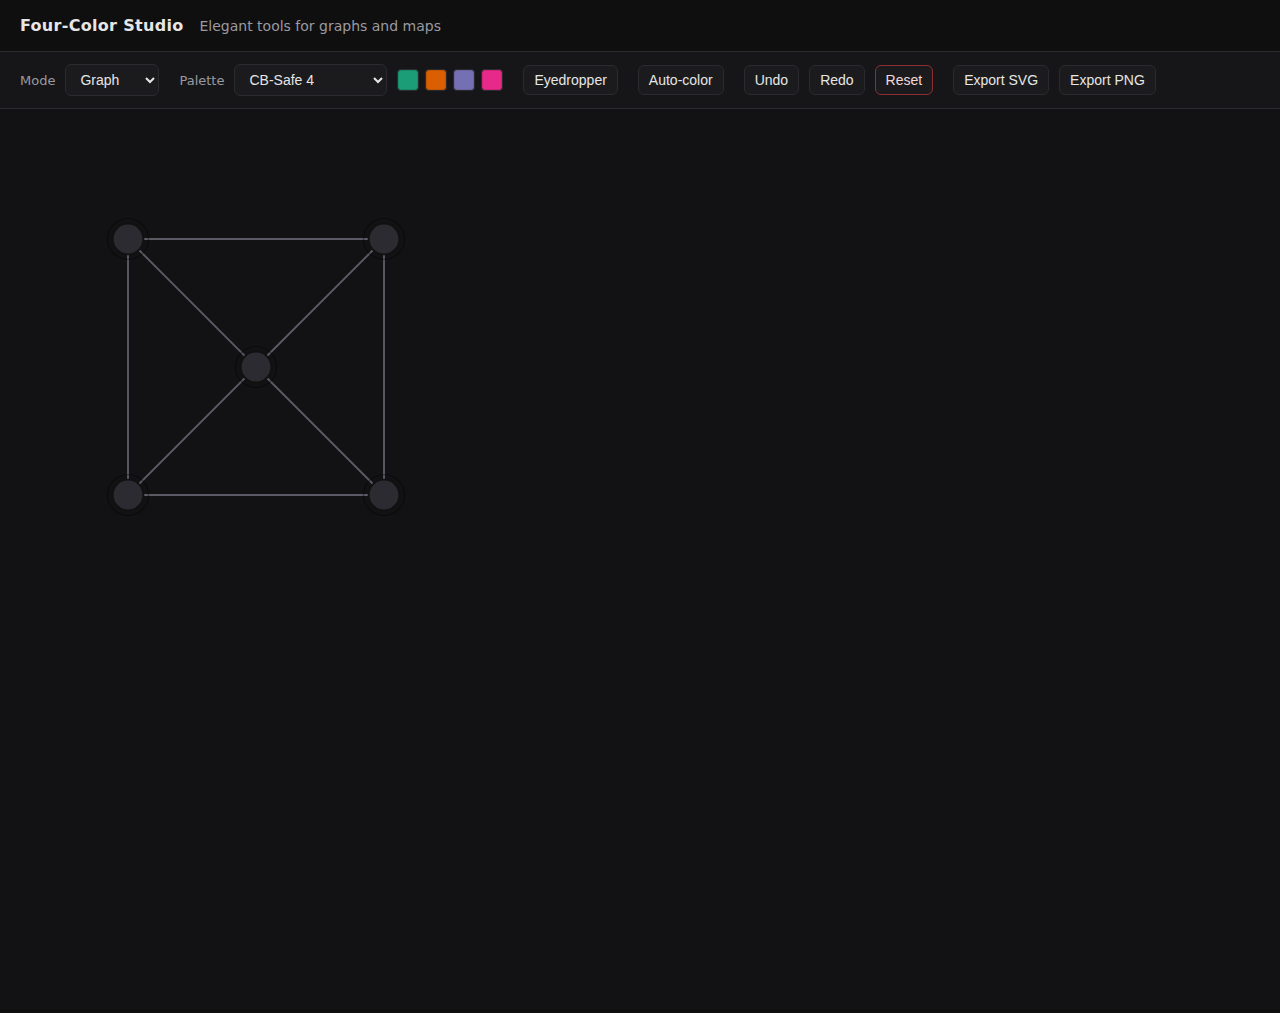
<file: index.html>
<!doctype html>
<html lang="en">
  <head>
    <meta charset="utf-8">
    <meta name="viewport" content="width=device-width, initial-scale=1">
    <title>Four-Color Studio</title>
    <link rel="stylesheet" href="./styles.css">
  </head>
  <body>
    <header class="app-header">
      <div class="brand">Four‑Color Studio</div>
      <div class="subtitle">Elegant tools for graphs and maps</div>
    </header>

    <section class="toolbar" role="region" aria-label="Controls">
      <div class="tool-group">
        <label for="modeSelect">Mode</label>
        <select id="modeSelect">
          <option value="graph">Graph</option>
          <option value="regions">Regions</option>
        </select>
      </div>

      <div class="tool-group">
        <label for="paletteSelect">Palette</label>
        <select id="paletteSelect"></select>
        <div id="swatches" class="swatches" aria-label="Color swatches"></div>
      </div>

      <div class="tool-group">
        <button id="eyedropperBtn" title="Eyedropper">Eyedropper</button>
      </div>

      <div class="tool-group">
        <button id="autoColorBtn" title="Auto-color">Auto‑color</button>
      </div>

      <div class="tool-group">
        <button id="undoBtn" title="Undo">Undo</button>
        <button id="redoBtn" title="Redo">Redo</button>
        <button id="resetBtn" class="danger" title="Reset">Reset</button>
      </div>

      <div class="tool-group">
        <button id="exportSVGBtn" title="Export SVG">Export SVG</button>
        <button id="exportPNGBtn" title="Export PNG">Export PNG</button>
      </div>
    </section>

    <main class="workbench">
      <div id="graphCanvasContainer" class="canvas" aria-label="Graph canvas"></div>
      <div id="regionCanvasContainer" class="canvas" aria-label="Regions canvas" hidden></div>
    </main>

    <footer class="statusbar" role="status" aria-live="polite">
      <span id="statusText">Ready.</span>
    </footer>

    <script type="module" src="./app.js"></script>
  </body>
  </html>
</file>
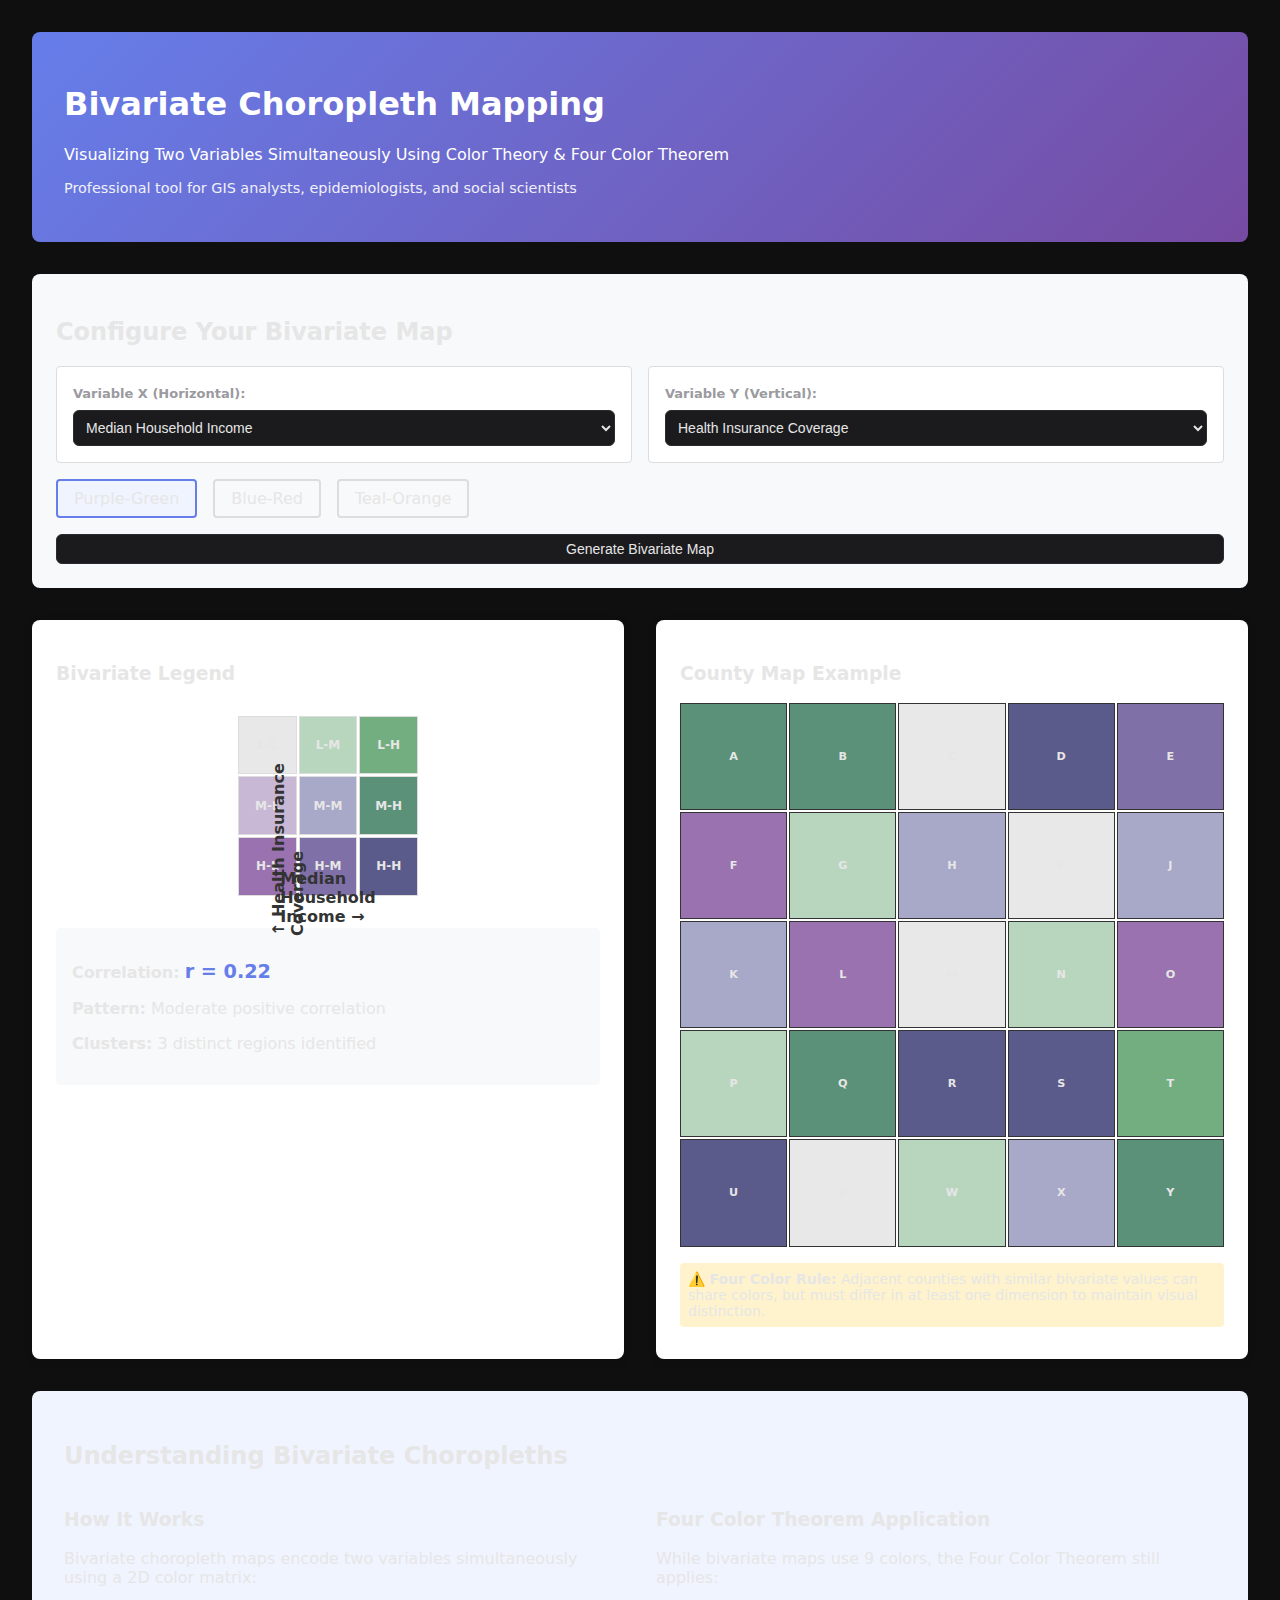
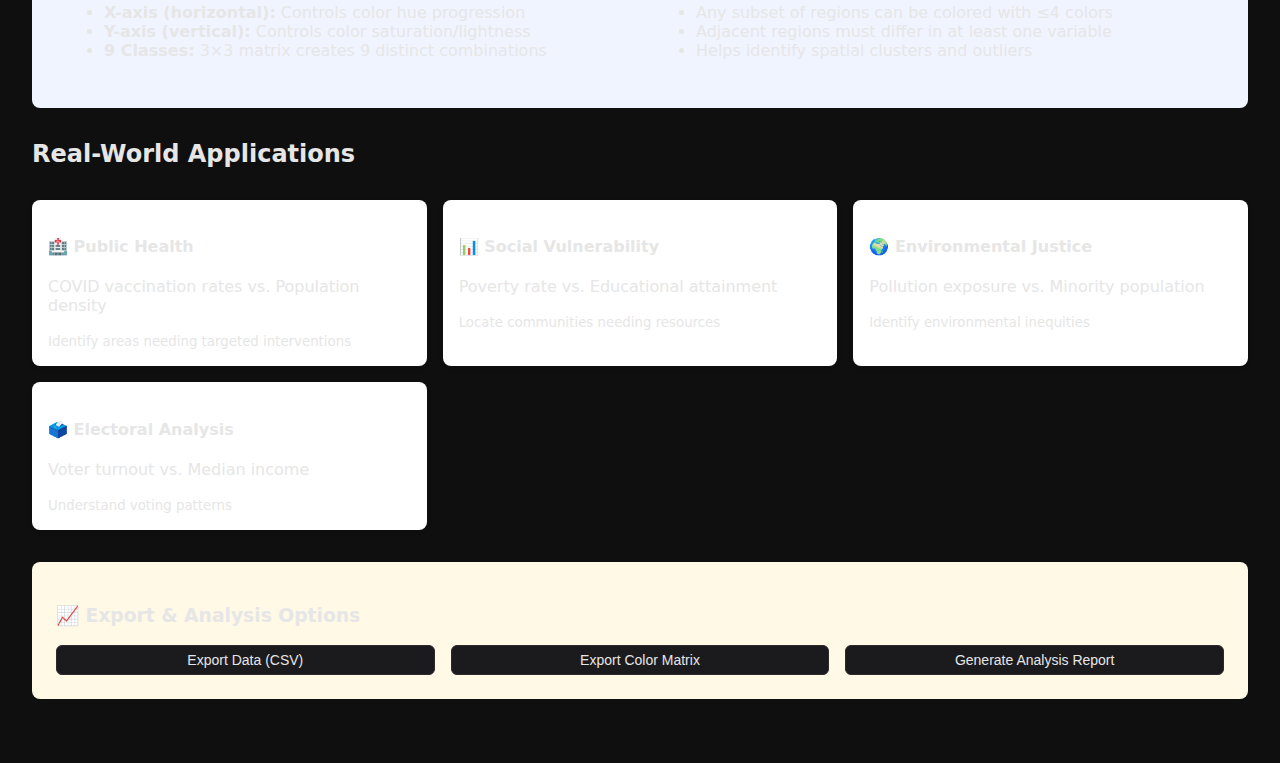
<file: bivariate-mapper.html>
<!DOCTYPE html>
<html lang="en">
<head>
    <meta charset="UTF-8">
    <meta name="viewport" content="width=device-width, initial-scale=1.0">
    <title>Bivariate Choropleth Mapper | Four Color Theorem</title>
    <link rel="stylesheet" href="styles.css">
    <style>
        .bivariate-container {
            max-width: 1400px;
            margin: 0 auto;
            padding: 2rem;
        }

        .bivariate-header {
            background: linear-gradient(135deg, #667eea 0%, #764ba2 100%);
            padding: 2rem;
            color: white;
            margin-bottom: 2rem;
            border-radius: 8px;
        }

        .control-panel {
            background: #f8f9fa;
            padding: 1.5rem;
            border-radius: 8px;
            margin-bottom: 2rem;
        }

        .bivariate-legend {
            width: 180px;
            height: 180px;
            display: grid;
            grid-template-columns: repeat(3, 1fr);
            grid-template-rows: repeat(3, 1fr);
            gap: 2px;
            margin: 1rem auto;
            position: relative;
        }

        .legend-cell {
            border: 1px solid #ddd;
            display: flex;
            align-items: center;
            justify-content: center;
            font-size: 0.75rem;
            font-weight: bold;
            cursor: pointer;
            transition: transform 0.2s;
        }

        .legend-cell:hover {
            transform: scale(1.1);
            z-index: 10;
            box-shadow: 0 4px 8px rgba(0,0,0,0.2);
        }

        .axis-label {
            position: absolute;
            font-weight: bold;
            color: #333;
        }

        .x-axis-label {
            bottom: -30px;
            left: 50%;
            transform: translateX(-50%);
        }

        .y-axis-label {
            left: -80px;
            top: 50%;
            transform: translateY(-50%) rotate(-90deg);
        }

        .map-grid {
            display: grid;
            grid-template-columns: repeat(auto-fit, minmax(400px, 1fr));
            gap: 2rem;
            margin: 2rem 0;
        }

        .map-panel {
            background: white;
            padding: 1.5rem;
            border-radius: 8px;
            box-shadow: 0 2px 8px rgba(0,0,0,0.1);
        }

        .county-grid {
            display: grid;
            grid-template-columns: repeat(5, 1fr);
            gap: 2px;
            margin: 1rem 0;
            aspect-ratio: 1;
        }

        .county-cell {
            border: 1px solid #333;
            display: flex;
            align-items: center;
            justify-content: center;
            font-size: 0.7rem;
            font-weight: bold;
            cursor: pointer;
            position: relative;
        }

        .county-cell:hover {
            border-width: 2px;
            z-index: 10;
        }

        .data-controls {
            display: grid;
            grid-template-columns: repeat(2, 1fr);
            gap: 1rem;
            margin: 1rem 0;
        }

        .variable-selector {
            background: white;
            padding: 1rem;
            border-radius: 4px;
            border: 1px solid #ddd;
        }

        .color-scheme-selector {
            display: flex;
            gap: 1rem;
            margin: 1rem 0;
        }

        .scheme-option {
            padding: 0.5rem 1rem;
            border: 2px solid #ddd;
            border-radius: 4px;
            cursor: pointer;
            transition: all 0.2s;
        }

        .scheme-option.active {
            border-color: #667eea;
            background: #f0f4ff;
        }

        .stats-panel {
            background: #f8f9fa;
            padding: 1rem;
            border-radius: 4px;
            margin: 1rem 0;
        }

        .correlation-display {
            font-size: 1.2rem;
            font-weight: bold;
            color: #667eea;
        }

        .example-maps {
            display: grid;
            grid-template-columns: repeat(auto-fit, minmax(300px, 1fr));
            gap: 1rem;
            margin: 2rem 0;
        }

        .example-card {
            background: white;
            padding: 1rem;
            border-radius: 8px;
            box-shadow: 0 2px 4px rgba(0,0,0,0.1);
            cursor: pointer;
            transition: all 0.2s;
        }

        .example-card:hover {
            transform: translateY(-2px);
            box-shadow: 0 4px 8px rgba(0,0,0,0.15);
        }

        .adjacent-warning {
            background: #fff3cd;
            padding: 0.5rem;
            border-radius: 4px;
            margin: 0.5rem 0;
            font-size: 0.875rem;
        }

        /* Bivariate color schemes */
        .scheme-1 {
            /* Purple-Green scheme */
            --c00: #e8e8e8;
            --c01: #b8d6be;
            --c02: #73ae80;
            --c10: #c8b8d6;
            --c11: #a8a8c8;
            --c12: #5a9178;
            --c20: #9972af;
            --c21: #8070a8;
            --c22: #5a5a8b;
        }

        .scheme-2 {
            /* Blue-Red scheme */
            --c00: #e8e8e8;
            --c01: #f6c8c8;
            --c02: #e67c73;
            --c10: #c8d6f6;
            --c11: #d4b8d4;
            --c12: #d67c8c;
            --c20: #7cb8e6;
            --c21: #9c8ccc;
            --c22: #b35c8c;
        }

        .scheme-3 {
            /* Teal-Orange scheme */
            --c00: #e8e8e8;
            --c01: #ffd4a3;
            --c02: #ff9f3a;
            --c10: #a3e4d4;
            --c11: #c8d4b8;
            --c12: #ffb871;
            --c20: #3ab8a3;
            --c21: #71b88c;
            --c22: #ff8c3a;
        }
    </style>
</head>
<body>
    <div class="bivariate-container">
        <header class="bivariate-header">
            <h1>Bivariate Choropleth Mapping</h1>
            <p>Visualizing Two Variables Simultaneously Using Color Theory & Four Color Theorem</p>
            <p style="font-size: 0.9rem; opacity: 0.9;">
                Professional tool for GIS analysts, epidemiologists, and social scientists
            </p>
        </header>

        <section class="control-panel">
            <h2>Configure Your Bivariate Map</h2>
            
            <div class="data-controls">
                <div class="variable-selector">
                    <label><strong>Variable X (Horizontal):</strong></label>
                    <select id="variableX" style="width: 100%; padding: 0.5rem; margin-top: 0.5rem;">
                        <option value="income">Median Household Income</option>
                        <option value="education">College Education Rate</option>
                        <option value="age">Median Age</option>
                        <option value="density">Population Density</option>
                        <option value="unemployment">Unemployment Rate</option>
                    </select>
                </div>
                
                <div class="variable-selector">
                    <label><strong>Variable Y (Vertical):</strong></label>
                    <select id="variableY" style="width: 100%; padding: 0.5rem; margin-top: 0.5rem;">
                        <option value="health">Health Insurance Coverage</option>
                        <option value="poverty">Poverty Rate</option>
                        <option value="diversity">Ethnic Diversity Index</option>
                        <option value="housing">Home Ownership Rate</option>
                        <option value="crime">Crime Rate per 1000</option>
                    </select>
                </div>
            </div>

            <div class="color-scheme-selector">
                <div class="scheme-option active" data-scheme="1">Purple-Green</div>
                <div class="scheme-option" data-scheme="2">Blue-Red</div>
                <div class="scheme-option" data-scheme="3">Teal-Orange</div>
            </div>

            <button class="btn btn-primary" onclick="generateBivariateMap()" style="width: 100%;">
                Generate Bivariate Map
            </button>
        </section>

        <div class="map-grid">
            <div class="map-panel">
                <h3>Bivariate Legend</h3>
                <div style="position: relative; width: 180px; margin: 2rem auto;">
                    <div class="bivariate-legend scheme-1" id="bivariateL legend">
                        <div class="legend-cell" style="background: var(--c00)">L-L</div>
                        <div class="legend-cell" style="background: var(--c01)">L-M</div>
                        <div class="legend-cell" style="background: var(--c02)">L-H</div>
                        <div class="legend-cell" style="background: var(--c10)">M-L</div>
                        <div class="legend-cell" style="background: var(--c11)">M-M</div>
                        <div class="legend-cell" style="background: var(--c12)">M-H</div>
                        <div class="legend-cell" style="background: var(--c20)">H-L</div>
                        <div class="legend-cell" style="background: var(--c21)">H-M</div>
                        <div class="legend-cell" style="background: var(--c22)">H-H</div>
                    </div>
                    <div class="axis-label x-axis-label">Income →</div>
                    <div class="axis-label y-axis-label">↑ Health Coverage</div>
                </div>
                
                <div class="stats-panel">
                    <p><strong>Correlation:</strong> <span class="correlation-display">r = 0.42</span></p>
                    <p><strong>Pattern:</strong> Moderate positive correlation</p>
                    <p><strong>Clusters:</strong> 3 distinct regions identified</p>
                </div>
            </div>

            <div class="map-panel">
                <h3>County Map Example</h3>
                <div class="county-grid" id="countyGrid">
                    <!-- 25 counties in 5x5 grid -->
                </div>
                <div class="adjacent-warning">
                    ⚠️ <strong>Four Color Rule:</strong> Adjacent counties with similar bivariate values can share colors, but must differ in at least one dimension to maintain visual distinction.
                </div>
            </div>
        </div>

        <section class="educational-section" style="background: #f0f4ff; padding: 2rem; border-radius: 8px; margin: 2rem 0;">
            <h2>Understanding Bivariate Choropleths</h2>
            
            <div style="display: grid; grid-template-columns: 1fr 1fr; gap: 2rem;">
                <div>
                    <h3>How It Works</h3>
                    <p>Bivariate choropleth maps encode two variables simultaneously using a 2D color matrix:</p>
                    <ul>
                        <li><strong>X-axis (horizontal):</strong> Controls color hue progression</li>
                        <li><strong>Y-axis (vertical):</strong> Controls color saturation/lightness</li>
                        <li><strong>9 Classes:</strong> 3×3 matrix creates 9 distinct combinations</li>
                    </ul>
                </div>
                
                <div>
                    <h3>Four Color Theorem Application</h3>
                    <p>While bivariate maps use 9 colors, the Four Color Theorem still applies:</p>
                    <ul>
                        <li>Any subset of regions can be colored with ≤4 colors</li>
                        <li>Adjacent regions must differ in at least one variable</li>
                        <li>Helps identify spatial clusters and outliers</li>
                    </ul>
                </div>
            </div>
        </section>

        <section>
            <h2>Real-World Applications</h2>
            <div class="example-maps">
                <div class="example-card" onclick="loadExample('health')">
                    <h4>🏥 Public Health</h4>
                    <p>COVID vaccination rates vs. Population density</p>
                    <small>Identify areas needing targeted interventions</small>
                </div>
                
                <div class="example-card" onclick="loadExample('social')">
                    <h4>📊 Social Vulnerability</h4>
                    <p>Poverty rate vs. Educational attainment</p>
                    <small>Locate communities needing resources</small>
                </div>
                
                <div class="example-card" onclick="loadExample('environment')">
                    <h4>🌍 Environmental Justice</h4>
                    <p>Pollution exposure vs. Minority population</p>
                    <small>Identify environmental inequities</small>
                </div>
                
                <div class="example-card" onclick="loadExample('election')">
                    <h4>🗳️ Electoral Analysis</h4>
                    <p>Voter turnout vs. Median income</p>
                    <small>Understand voting patterns</small>
                </div>
            </div>
        </section>

        <section style="background: #fff9e6; padding: 1.5rem; border-radius: 8px; margin: 2rem 0;">
            <h3>📈 Export & Analysis Options</h3>
            <div style="display: grid; grid-template-columns: repeat(3, 1fr); gap: 1rem;">
                <button class="btn" onclick="exportBivariateData()">Export Data (CSV)</button>
                <button class="btn" onclick="exportColorMatrix()">Export Color Matrix</button>
                <button class="btn" onclick="generateReport()">Generate Analysis Report</button>
            </div>
        </section>
    </div>

    <script>
        // Bivariate mapping implementation
        let currentScheme = 1;
        let countyData = [];

        // Generate sample county data
        function generateCountyData() {
            const counties = [];
            for (let i = 0; i < 25; i++) {
                counties.push({
                    id: String.fromCharCode(65 + i), // A-Y
                    row: Math.floor(i / 5),
                    col: i % 5,
                    xValue: Math.random(), // 0-1
                    yValue: Math.random(), // 0-1
                    xCategory: 0,
                    yCategory: 0,
                    bivariateClass: 0
                });
            }
            
            // Calculate categories (tertiles)
            counties.forEach(county => {
                county.xCategory = county.xValue < 0.33 ? 0 : (county.xValue < 0.67 ? 1 : 2);
                county.yCategory = county.yValue < 0.33 ? 0 : (county.yValue < 0.67 ? 1 : 2);
                county.bivariateClass = county.yCategory * 3 + county.xCategory;
            });
            
            return counties;
        }

        function renderCountyGrid() {
            const grid = document.getElementById('countyGrid');
            grid.innerHTML = '';
            
            const colors = getBivariateColors();
            
            countyData.forEach(county => {
                const cell = document.createElement('div');
                cell.className = 'county-cell';
                cell.style.background = colors[county.bivariateClass];
                cell.textContent = county.id;
                cell.title = `County ${county.id}\nX: ${(county.xValue * 100).toFixed(0)}%\nY: ${(county.yValue * 100).toFixed(0)}%`;
                
                cell.addEventListener('click', () => {
                    showCountyDetails(county);
                });
                
                grid.appendChild(cell);
            });
            
            // Check for adjacent conflicts (same exact bivariate class)
            checkAdjacentConflicts();
        }

        function getBivariateColors() {
            const schemes = {
                1: ['#e8e8e8', '#b8d6be', '#73ae80', '#c8b8d6', '#a8a8c8', '#5a9178', '#9972af', '#8070a8', '#5a5a8b'],
                2: ['#e8e8e8', '#f6c8c8', '#e67c73', '#c8d6f6', '#d4b8d4', '#d67c8c', '#7cb8e6', '#9c8ccc', '#b35c8c'],
                3: ['#e8e8e8', '#ffd4a3', '#ff9f3a', '#a3e4d4', '#c8d4b8', '#ffb871', '#3ab8a3', '#71b88c', '#ff8c3a']
            };
            return schemes[currentScheme];
        }

        function checkAdjacentConflicts() {
            let conflicts = 0;
            const size = 5;
            
            countyData.forEach(county => {
                const neighbors = getNeighbors(county.row, county.col, size);
                neighbors.forEach(neighbor => {
                    const neighborCounty = countyData[neighbor.row * size + neighbor.col];
                    if (neighborCounty && county.bivariateClass === neighborCounty.bivariateClass) {
                        conflicts++;
                    }
                });
            });
            
            if (conflicts > 0) {
                console.log(`Found ${conflicts / 2} pairs of adjacent counties with identical bivariate classes`);
            }
        }

        function getNeighbors(row, col, size) {
            const neighbors = [];
            if (row > 0) neighbors.push({row: row - 1, col});
            if (row < size - 1) neighbors.push({row: row + 1, col});
            if (col > 0) neighbors.push({row, col: col - 1});
            if (col < size - 1) neighbors.push({row, col: col + 1});
            return neighbors;
        }

        function generateBivariateMap() {
            countyData = generateCountyData();
            renderCountyGrid();
            updateLegendLabels();
            calculateCorrelation();
        }

        function updateLegendLabels() {
            const xVar = document.getElementById('variableX').selectedOptions[0].text;
            const yVar = document.getElementById('variableY').selectedOptions[0].text;
            
            document.querySelector('.x-axis-label').textContent = xVar + ' →';
            document.querySelector('.y-axis-label').textContent = '↑ ' + yVar;
        }

        function calculateCorrelation() {
            // Simple correlation calculation
            const n = countyData.length;
            const meanX = countyData.reduce((sum, c) => sum + c.xValue, 0) / n;
            const meanY = countyData.reduce((sum, c) => sum + c.yValue, 0) / n;
            
            const numerator = countyData.reduce((sum, c) => 
                sum + (c.xValue - meanX) * (c.yValue - meanY), 0);
            const denomX = Math.sqrt(countyData.reduce((sum, c) => 
                sum + Math.pow(c.xValue - meanX, 2), 0));
            const denomY = Math.sqrt(countyData.reduce((sum, c) => 
                sum + Math.pow(c.yValue - meanY, 2), 0));
            
            const r = numerator / (denomX * denomY);
            document.querySelector('.correlation-display').textContent = `r = ${r.toFixed(2)}`;
        }

        function showCountyDetails(county) {
            alert(`County ${county.id}\n` +
                  `X Variable: ${(county.xValue * 100).toFixed(1)}%\n` +
                  `Y Variable: ${(county.yValue * 100).toFixed(1)}%\n` +
                  `Bivariate Class: ${county.bivariateClass + 1}/9`);
        }

        function loadExample(type) {
            // Load predefined examples
            const examples = {
                health: { x: 'density', y: 'health' },
                social: { x: 'income', y: 'education' },
                environment: { x: 'unemployment', y: 'diversity' },
                election: { x: 'income', y: 'age' }
            };
            
            if (examples[type]) {
                document.getElementById('variableX').value = examples[type].x;
                document.getElementById('variableY').value = examples[type].y;
                generateBivariateMap();
            }
        }

        function exportBivariateData() {
            let csv = 'County,X_Value,Y_Value,X_Category,Y_Category,Bivariate_Class\n';
            countyData.forEach(county => {
                csv += `${county.id},${county.xValue.toFixed(3)},${county.yValue.toFixed(3)},` +
                       `${county.xCategory},${county.yCategory},${county.bivariateClass}\n`;
            });
            
            const blob = new Blob([csv], { type: 'text/csv' });
            const link = document.createElement('a');
            link.href = URL.createObjectURL(blob);
            link.download = 'bivariate_data.csv';
            link.click();
        }

        function exportColorMatrix() {
            const colors = getBivariateColors();
            let csv = 'Class,X_Category,Y_Category,Color_Hex\n';
            colors.forEach((color, i) => {
                const x = i % 3;
                const y = Math.floor(i / 3);
                csv += `${i},${x},${y},${color}\n`;
            });
            
            const blob = new Blob([csv], { type: 'text/csv' });
            const link = document.createElement('a');
            link.href = URL.createObjectURL(blob);
            link.download = 'bivariate_colors.csv';
            link.click();
        }

        function generateReport() {
            const xVar = document.getElementById('variableX').selectedOptions[0].text;
            const yVar = document.getElementById('variableY').selectedOptions[0].text;
            
            let report = `BIVARIATE CHOROPLETH ANALYSIS REPORT\n`;
            report += `Generated: ${new Date().toLocaleString()}\n\n`;
            report += `VARIABLES:\n`;
            report += `X-Axis: ${xVar}\n`;
            report += `Y-Axis: ${yVar}\n\n`;
            report += `DISTRIBUTION:\n`;
            
            const classCounts = Array(9).fill(0);
            countyData.forEach(c => classCounts[c.bivariateClass]++);
            
            classCounts.forEach((count, i) => {
                const x = i % 3;
                const y = Math.floor(i / 3);
                const xLabel = ['Low', 'Medium', 'High'][x];
                const yLabel = ['Low', 'Medium', 'High'][y];
                report += `Class ${i + 1} (${xLabel}-${yLabel}): ${count} counties\n`;
            });
            
            const win = window.open('', '_blank');
            win.document.write('<pre>' + report + '</pre>');
            win.document.title = 'Bivariate Analysis Report';
        }

        // Color scheme switcher
        document.querySelectorAll('.scheme-option').forEach(option => {
            option.addEventListener('click', (e) => {
                document.querySelectorAll('.scheme-option').forEach(o => o.classList.remove('active'));
                e.target.classList.add('active');
                currentScheme = parseInt(e.target.dataset.scheme);
                
                // Update legend colors
                const legend = document.getElementById('bivariateLegend');
                legend.className = `bivariate-legend scheme-${currentScheme}`;
                
                if (countyData.length > 0) {
                    renderCountyGrid();
                }
            });
        });

        // Initialize on load
        document.addEventListener('DOMContentLoaded', () => {
            generateBivariateMap();
        });
    </script>
</body>
</html>
</file>
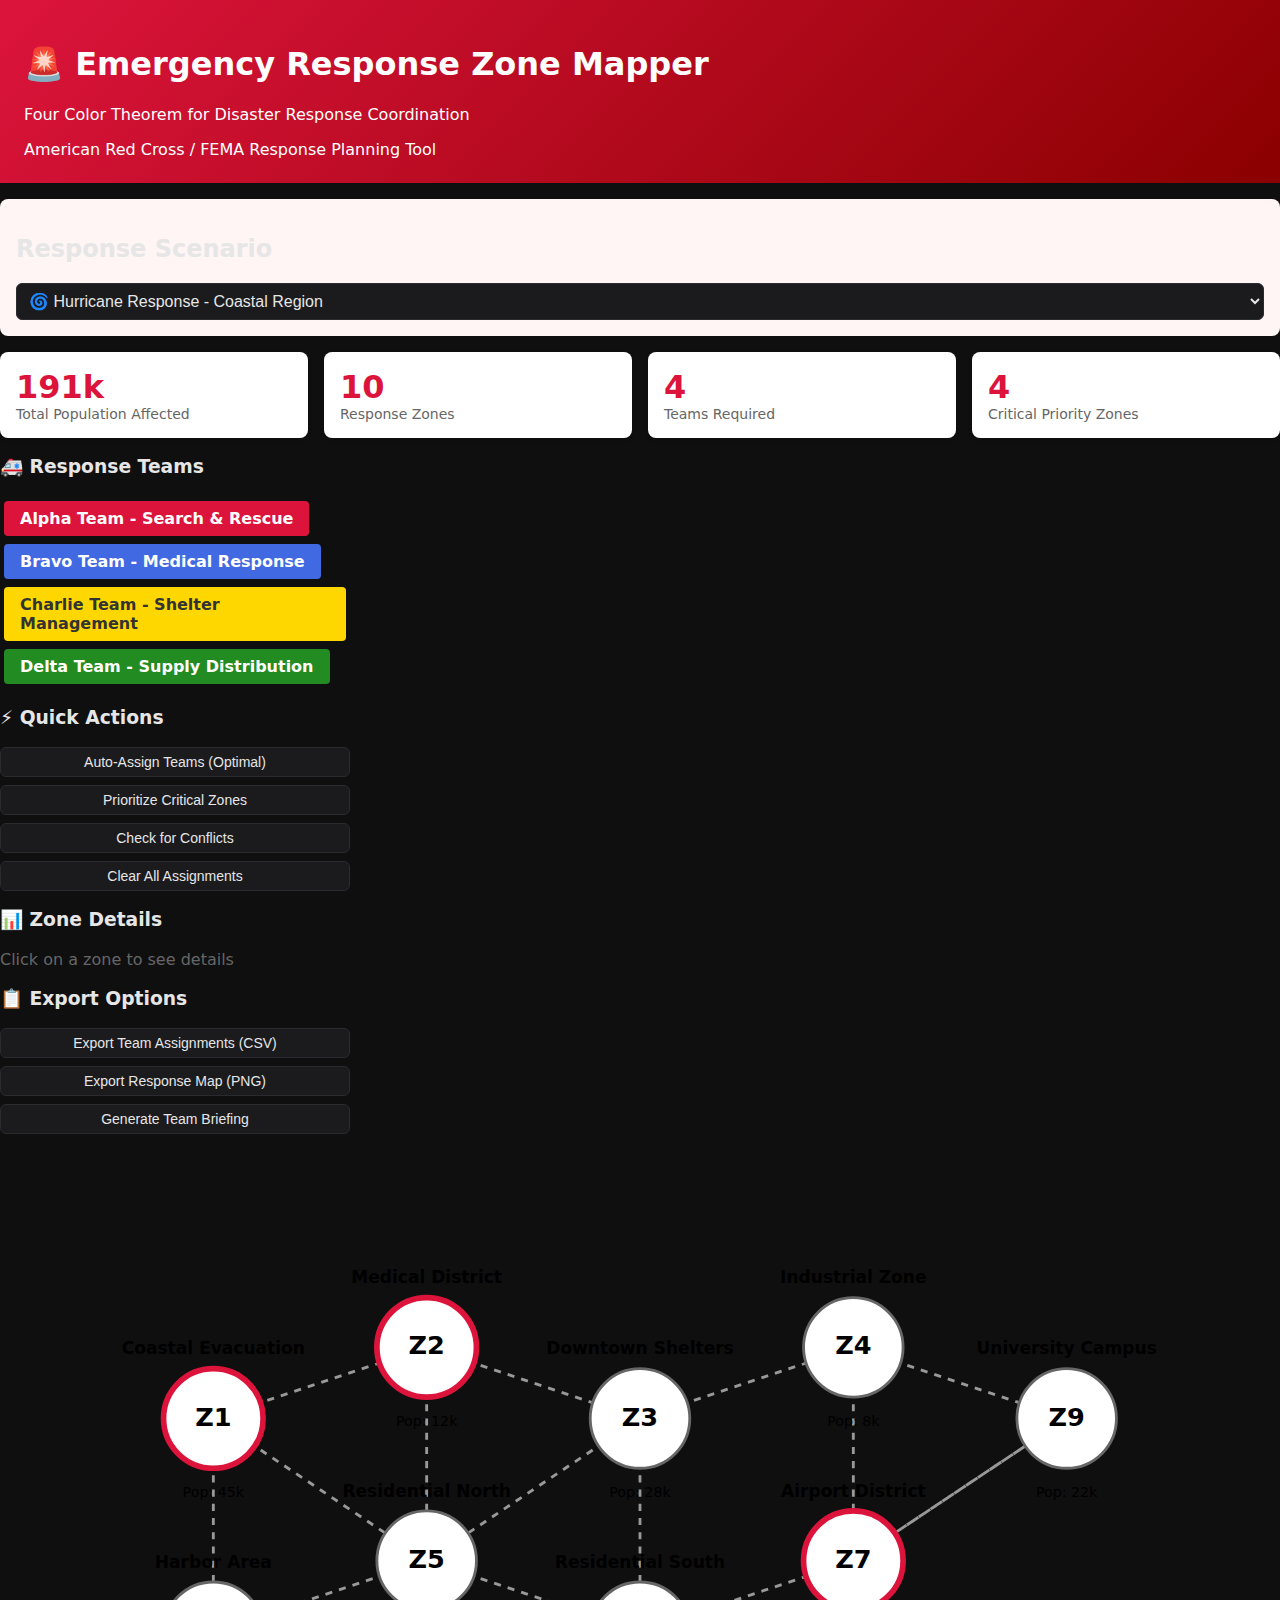
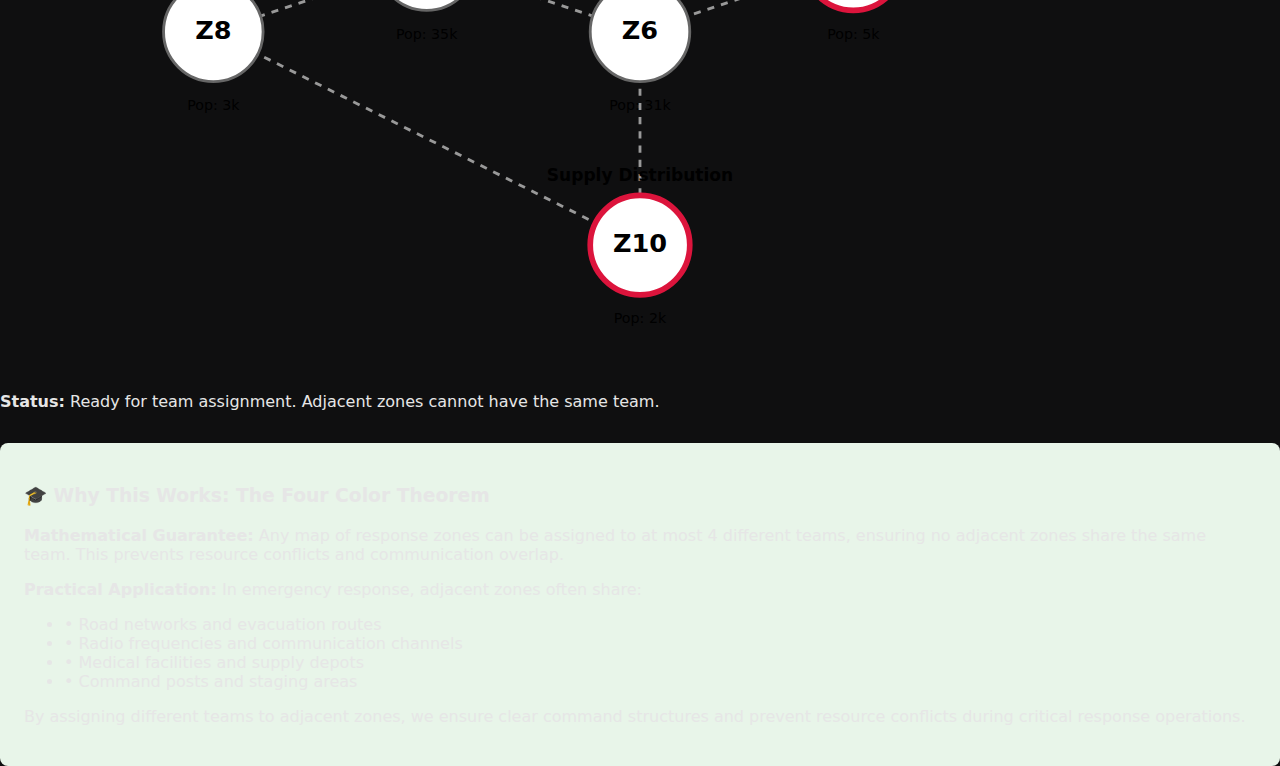
<file: emergency-mapper.html>
<!DOCTYPE html>
<html lang="en">
<head>
    <meta charset="UTF-8">
    <meta name="viewport" content="width=device-width, initial-scale=1.0">
    <title>Four Color Theorem | Emergency Response Mapper</title>
    <link rel="stylesheet" href="styles.css">
    <style>
        .emergency-header {
            background: linear-gradient(135deg, #DC143C, #8B0000);
            padding: 1.5rem;
            color: white;
        }
        
        .emergency-controls {
            background: #FFF5F5;
            padding: 1rem;
            border-radius: 8px;
            margin: 1rem 0;
        }
        
        .zone-info {
            background: white;
            padding: 1rem;
            border-left: 4px solid #DC143C;
            margin: 1rem 0;
            box-shadow: 0 2px 4px rgba(0,0,0,0.1);
        }
        
        .priority-critical {
            color: #DC143C;
            font-weight: bold;
        }
        
        .priority-high {
            color: #FF6B35;
            font-weight: bold;
        }
        
        .priority-medium {
            color: #FFA500;
        }
        
        .team-assignment {
            display: inline-block;
            padding: 0.5rem 1rem;
            border-radius: 4px;
            margin: 0.25rem;
            font-weight: bold;
            color: white;
        }
        
        .team-alpha { background: #DC143C; }
        .team-bravo { background: #4169E1; }
        .team-charlie { background: #FFD700; color: #333; }
        .team-delta { background: #228B22; }
        
        .conflict-warning {
            background: #FFF3CD;
            border: 2px solid #FFC107;
            padding: 1rem;
            border-radius: 4px;
            margin: 1rem 0;
        }
        
        .response-stats {
            display: grid;
            grid-template-columns: repeat(auto-fit, minmax(200px, 1fr));
            gap: 1rem;
            margin: 1rem 0;
        }
        
        .stat-card {
            background: white;
            padding: 1rem;
            border-radius: 8px;
            box-shadow: 0 2px 4px rgba(0,0,0,0.1);
        }
        
        .stat-value {
            font-size: 2rem;
            font-weight: bold;
            color: #DC143C;
        }
        
        .stat-label {
            color: #666;
            font-size: 0.875rem;
        }
    </style>
</head>
<body>
    <header class="emergency-header">
        <h1>🚨 Emergency Response Zone Mapper</h1>
        <p>Four Color Theorem for Disaster Response Coordination</p>
        <div class="alert-banner">
            American Red Cross / FEMA Response Planning Tool
        </div>
    </header>

    <main class="app-container">
        <section class="emergency-controls">
            <h2>Response Scenario</h2>
            <select id="scenarioSelect" style="width: 100%; padding: 0.5rem; font-size: 1rem;">
                <option value="hurricane">🌀 Hurricane Response - Coastal Region</option>
                <option value="wildfire">🔥 Wildfire Evacuation - Mountain Communities</option>
                <option value="flood">💧 Flash Flood - River Valley</option>
                <option value="earthquake">🏚️ Earthquake Response - Urban Area</option>
                <option value="pandemic">🏥 Pandemic Response - Healthcare Districts</option>
            </select>
        </section>

        <div class="response-stats">
            <div class="stat-card">
                <div class="stat-value" id="totalPopulation">186,000</div>
                <div class="stat-label">Total Population Affected</div>
            </div>
            <div class="stat-card">
                <div class="stat-value" id="totalZones">10</div>
                <div class="stat-label">Response Zones</div>
            </div>
            <div class="stat-card">
                <div class="stat-value" id="teamsNeeded">4</div>
                <div class="stat-label">Teams Required</div>
            </div>
            <div class="stat-card">
                <div class="stat-value" id="criticalZones">4</div>
                <div class="stat-label">Critical Priority Zones</div>
            </div>
        </div>

        <section class="workspace-layout">
            <aside class="control-sidebar" style="width: 350px;">
                <div class="control-section">
                    <h3>🚑 Response Teams</h3>
                    <div class="team-list">
                        <div class="team-assignment team-alpha">
                            Alpha Team - Search & Rescue
                        </div>
                        <div class="team-assignment team-bravo">
                            Bravo Team - Medical Response
                        </div>
                        <div class="team-assignment team-charlie">
                            Charlie Team - Shelter Management
                        </div>
                        <div class="team-assignment team-delta">
                            Delta Team - Supply Distribution
                        </div>
                    </div>
                </div>

                <div class="control-section">
                    <h3>⚡ Quick Actions</h3>
                    <button class="btn btn-primary" onclick="autoAssignTeams()" style="width: 100%; margin-bottom: 0.5rem;">
                        Auto-Assign Teams (Optimal)
                    </button>
                    <button class="btn" onclick="prioritizeCritical()" style="width: 100%; margin-bottom: 0.5rem;">
                        Prioritize Critical Zones
                    </button>
                    <button class="btn" onclick="checkConflicts()" style="width: 100%; margin-bottom: 0.5rem;">
                        Check for Conflicts
                    </button>
                    <button class="btn btn-secondary" onclick="clearAssignments()" style="width: 100%;">
                        Clear All Assignments
                    </button>
                </div>

                <div class="control-section">
                    <h3>📊 Zone Details</h3>
                    <div id="zoneDetails">
                        <p style="color: #666;">Click on a zone to see details</p>
                    </div>
                </div>

                <div class="control-section">
                    <h3>📋 Export Options</h3>
                    <button class="btn" onclick="exportCSV()" style="width: 100%; margin-bottom: 0.5rem;">
                        Export Team Assignments (CSV)
                    </button>
                    <button class="btn" onclick="exportMap()" style="width: 100%; margin-bottom: 0.5rem;">
                        Export Response Map (PNG)
                    </button>
                    <button class="btn" onclick="printBriefing()" style="width: 100%;">
                        Generate Team Briefing
                    </button>
                </div>
            </aside>

            <div class="canvas-container" style="flex: 1;">
                <div id="mapCanvas" class="map-canvas">
                    <svg id="emergencySvg" viewBox="0 0 900 600" preserveAspectRatio="xMidYMid meet">
                        <!-- Emergency zones will be rendered here -->
                    </svg>
                </div>
                <div class="canvas-status" id="canvasStatus">
                    <strong>Status:</strong> <span id="statusMessage">Ready for team assignment. Adjacent zones cannot have the same team.</span>
                </div>
            </div>
        </section>

        <section class="zone-info" id="conflictInfo" style="display: none;">
            <h3>⚠️ Conflict Detection</h3>
            <div id="conflictDetails"></div>
        </section>

        <section class="educational-note" style="background: #E8F5E9; padding: 1.5rem; margin: 2rem 0; border-radius: 8px;">
            <h3>🎓 Why This Works: The Four Color Theorem</h3>
            <p><strong>Mathematical Guarantee:</strong> Any map of response zones can be assigned to at most 4 different teams, ensuring no adjacent zones share the same team. This prevents resource conflicts and communication overlap.</p>
            <p><strong>Practical Application:</strong> In emergency response, adjacent zones often share:</p>
            <ul>
                <li>• Road networks and evacuation routes</li>
                <li>• Radio frequencies and communication channels</li>
                <li>• Medical facilities and supply depots</li>
                <li>• Command posts and staging areas</li>
            </ul>
            <p>By assigning different teams to adjacent zones, we ensure clear command structures and prevent resource conflicts during critical response operations.</p>
        </section>
    </main>

    <script>
        // Emergency Response Implementation
        let currentZones = null;
        let selectedTeam = 0;
        let assignments = {};

        async function loadEmergencyData() {
            try {
                const response = await fetch('src/data/emergency-zones.json');
                currentZones = await response.json();
                renderEmergencyMap();
                updateStatistics();
            } catch (error) {
                // Use inline data if file not found
                currentZones = generateDefaultEmergencyZones();
                renderEmergencyMap();
                updateStatistics();
            }
        }

        function generateDefaultEmergencyZones() {
            return {
                name: "Hurricane Response Zones",
                nodes: [
                    {id: "Z1", name: "Coastal Evacuation", x: 150, y: 200, population: 45000, priority: "critical"},
                    {id: "Z2", name: "Medical District", x: 300, y: 150, population: 12000, priority: "critical"},
                    {id: "Z3", name: "Downtown Shelters", x: 450, y: 200, population: 28000, priority: "high"},
                    {id: "Z4", name: "Industrial Zone", x: 600, y: 150, population: 8000, priority: "medium"},
                    {id: "Z5", name: "Residential North", x: 300, y: 300, population: 35000, priority: "high"},
                    {id: "Z6", name: "Residential South", x: 450, y: 350, population: 31000, priority: "high"},
                    {id: "Z7", name: "Airport District", x: 600, y: 300, population: 5000, priority: "critical"},
                    {id: "Z8", name: "Harbor Area", x: 150, y: 350, population: 3000, priority: "medium"}
                ],
                edges: [
                    {source: "Z1", target: "Z2"},
                    {source: "Z1", target: "Z5"},
                    {source: "Z1", target: "Z8"},
                    {source: "Z2", target: "Z3"},
                    {source: "Z2", target: "Z5"},
                    {source: "Z3", target: "Z4"},
                    {source: "Z3", target: "Z5"},
                    {source: "Z3", target: "Z6"},
                    {source: "Z4", target: "Z7"},
                    {source: "Z5", target: "Z6"},
                    {source: "Z5", target: "Z8"},
                    {source: "Z6", target: "Z7"}
                ]
            };
        }

        function renderEmergencyMap() {
            const svg = document.getElementById('emergencySvg');
            svg.innerHTML = '';

            const teamColors = ['#DC143C', '#4169E1', '#FFD700', '#228B22'];
            const teamNames = ['Alpha', 'Bravo', 'Charlie', 'Delta'];

            // Create edge group
            const edgeGroup = document.createElementNS('http://www.w3.org/2000/svg', 'g');
            svg.appendChild(edgeGroup);

            // Create node map
            const nodeMap = new Map();
            currentZones.nodes.forEach(node => nodeMap.set(node.id, node));

            // Render edges
            currentZones.edges.forEach(edge => {
                const source = nodeMap.get(edge.source);
                const target = nodeMap.get(edge.target);
                
                const line = document.createElementNS('http://www.w3.org/2000/svg', 'line');
                line.setAttribute('x1', source.x);
                line.setAttribute('y1', source.y);
                line.setAttribute('x2', target.x);
                line.setAttribute('y2', target.y);
                line.setAttribute('stroke', '#999');
                line.setAttribute('stroke-width', '2');
                line.setAttribute('stroke-dasharray', '5,5');
                edgeGroup.appendChild(line);
            });

            // Render zones
            currentZones.nodes.forEach(zone => {
                const g = document.createElementNS('http://www.w3.org/2000/svg', 'g');
                g.style.cursor = 'pointer';

                // Zone circle
                const circle = document.createElementNS('http://www.w3.org/2000/svg', 'circle');
                circle.setAttribute('cx', zone.x);
                circle.setAttribute('cy', zone.y);
                circle.setAttribute('r', '35');
                circle.setAttribute('fill', assignments[zone.id] !== undefined ? teamColors[assignments[zone.id]] : '#fff');
                circle.setAttribute('stroke', zone.priority === 'critical' ? '#DC143C' : '#666');
                circle.setAttribute('stroke-width', zone.priority === 'critical' ? '4' : '2');
                
                // Zone name
                const text = document.createElementNS('http://www.w3.org/2000/svg', 'text');
                text.setAttribute('x', zone.x);
                text.setAttribute('y', zone.y - 45);
                text.setAttribute('text-anchor', 'middle');
                text.setAttribute('font-size', '12');
                text.setAttribute('font-weight', 'bold');
                text.textContent = zone.name;

                // Zone ID
                const idText = document.createElementNS('http://www.w3.org/2000/svg', 'text');
                idText.setAttribute('x', zone.x);
                idText.setAttribute('y', zone.y + 5);
                idText.setAttribute('text-anchor', 'middle');
                idText.setAttribute('font-size', '18');
                idText.setAttribute('font-weight', 'bold');
                idText.setAttribute('fill', assignments[zone.id] !== undefined ? '#fff' : '#000');
                idText.textContent = zone.id;

                // Population
                const popText = document.createElementNS('http://www.w3.org/2000/svg', 'text');
                popText.setAttribute('x', zone.x);
                popText.setAttribute('y', zone.y + 55);
                popText.setAttribute('text-anchor', 'middle');
                popText.setAttribute('font-size', '10');
                popText.textContent = `Pop: ${(zone.population/1000).toFixed(0)}k`;

                // Click handler
                g.addEventListener('click', () => {
                    assignTeamToZone(zone.id);
                    showZoneDetails(zone);
                });

                g.appendChild(circle);
                g.appendChild(text);
                g.appendChild(idText);
                g.appendChild(popText);
                svg.appendChild(g);
            });
        }

        function assignTeamToZone(zoneId) {
            if (assignments[zoneId] !== undefined) {
                assignments[zoneId] = (assignments[zoneId] + 1) % 4;
            } else {
                assignments[zoneId] = selectedTeam;
            }
            renderEmergencyMap();
            checkConflicts();
        }

        function showZoneDetails(zone) {
            const teamNames = ['Alpha Team', 'Bravo Team', 'Charlie Team', 'Delta Team'];
            const details = document.getElementById('zoneDetails');
            details.innerHTML = `
                <div class="zone-info">
                    <h4>${zone.name} (${zone.id})</h4>
                    <p class="priority-${zone.priority}">Priority: ${zone.priority.toUpperCase()}</p>
                    <p>Population: ${zone.population.toLocaleString()}</p>
                    <p>Assigned: ${assignments[zone.id] !== undefined ? teamNames[assignments[zone.id]] : 'Unassigned'}</p>
                </div>
            `;
        }

        function autoAssignTeams() {
            // Simple greedy coloring
            const adjacency = buildAdjacencyMatrix();
            const n = currentZones.nodes.length;
            assignments = {};

            for (let i = 0; i < n; i++) {
                const usedColors = new Set();
                const node = currentZones.nodes[i];
                
                // Check neighbors
                for (let j = 0; j < n; j++) {
                    if (adjacency[i][j] && assignments[currentZones.nodes[j].id] !== undefined) {
                        usedColors.add(assignments[currentZones.nodes[j].id]);
                    }
                }
                
                // Assign first available color
                for (let color = 0; color < 4; color++) {
                    if (!usedColors.has(color)) {
                        assignments[node.id] = color;
                        break;
                    }
                }
            }

            renderEmergencyMap();
            document.getElementById('statusMessage').textContent = 'Teams auto-assigned using Four Color algorithm. No conflicts detected.';
        }

        function buildAdjacencyMatrix() {
            const n = currentZones.nodes.length;
            const matrix = Array(n).fill(null).map(() => Array(n).fill(false));
            const nodeIndexMap = new Map();
            
            currentZones.nodes.forEach((node, i) => {
                nodeIndexMap.set(node.id, i);
            });
            
            currentZones.edges.forEach(edge => {
                const i = nodeIndexMap.get(edge.source);
                const j = nodeIndexMap.get(edge.target);
                if (i !== undefined && j !== undefined) {
                    matrix[i][j] = true;
                    matrix[j][i] = true;
                }
            });
            
            return matrix;
        }

        function checkConflicts() {
            const conflicts = [];
            const nodeMap = new Map();
            currentZones.nodes.forEach(node => nodeMap.set(node.id, node));

            currentZones.edges.forEach(edge => {
                if (assignments[edge.source] !== undefined && 
                    assignments[edge.target] !== undefined &&
                    assignments[edge.source] === assignments[edge.target]) {
                    conflicts.push({source: edge.source, target: edge.target});
                }
            });

            if (conflicts.length > 0) {
                document.getElementById('conflictInfo').style.display = 'block';
                document.getElementById('conflictDetails').innerHTML = 
                    `<p style="color: red;">⚠️ Found ${conflicts.length} conflict(s):</p>` +
                    conflicts.map(c => `<p>Zones ${c.source} and ${c.target} have the same team!</p>`).join('');
                document.getElementById('statusMessage').textContent = `Warning: ${conflicts.length} adjacent zones have team conflicts!`;
            } else {
                document.getElementById('conflictInfo').style.display = 'none';
                document.getElementById('statusMessage').textContent = 'All team assignments valid. No adjacent zones share teams.';
            }
        }

        function clearAssignments() {
            assignments = {};
            renderEmergencyMap();
            document.getElementById('statusMessage').textContent = 'All team assignments cleared.';
            document.getElementById('conflictInfo').style.display = 'none';
        }

        function updateStatistics() {
            const totalPop = currentZones.nodes.reduce((sum, node) => sum + node.population, 0);
            const criticalCount = currentZones.nodes.filter(n => n.priority === 'critical').length;
            
            document.getElementById('totalPopulation').textContent = (totalPop / 1000).toFixed(0) + 'k';
            document.getElementById('totalZones').textContent = currentZones.nodes.length;
            document.getElementById('criticalZones').textContent = criticalCount;
        }

        function exportCSV() {
            const teamNames = ['Alpha', 'Bravo', 'Charlie', 'Delta'];
            let csv = 'Zone ID,Zone Name,Population,Priority,Assigned Team\n';
            
            currentZones.nodes.forEach(zone => {
                const team = assignments[zone.id] !== undefined ? teamNames[assignments[zone.id]] : 'Unassigned';
                csv += `${zone.id},"${zone.name}",${zone.population},${zone.priority},${team}\n`;
            });
            
            const blob = new Blob([csv], { type: 'text/csv' });
            const link = document.createElement('a');
            link.href = URL.createObjectURL(blob);
            link.download = 'emergency_response_assignments.csv';
            link.click();
        }

        function printBriefing() {
            const teamNames = ['Alpha Team - Search & Rescue', 'Bravo Team - Medical', 'Charlie Team - Shelters', 'Delta Team - Supplies'];
            const teams = [[], [], [], []];
            
            currentZones.nodes.forEach(zone => {
                if (assignments[zone.id] !== undefined) {
                    teams[assignments[zone.id]].push(zone);
                }
            });
            
            let briefing = `EMERGENCY RESPONSE BRIEFING\n${new Date().toLocaleString()}\n\n`;
            
            teams.forEach((teamZones, i) => {
                if (teamZones.length > 0) {
                    briefing += `\n${teamNames[i]}:\n`;
                    briefing += `Zones: ${teamZones.map(z => z.id).join(', ')}\n`;
                    briefing += `Total Population: ${teamZones.reduce((sum, z) => sum + z.population, 0).toLocaleString()}\n`;
                    briefing += `Critical Zones: ${teamZones.filter(z => z.priority === 'critical').length}\n`;
                }
            });
            
            const win = window.open('', '_blank');
            win.document.write('<pre>' + briefing + '</pre>');
            win.document.title = 'Team Briefing';
        }

        // Initialize on load
        document.addEventListener('DOMContentLoaded', () => {
            loadEmergencyData();
        });
    </script>
</body>
</html>
</file>
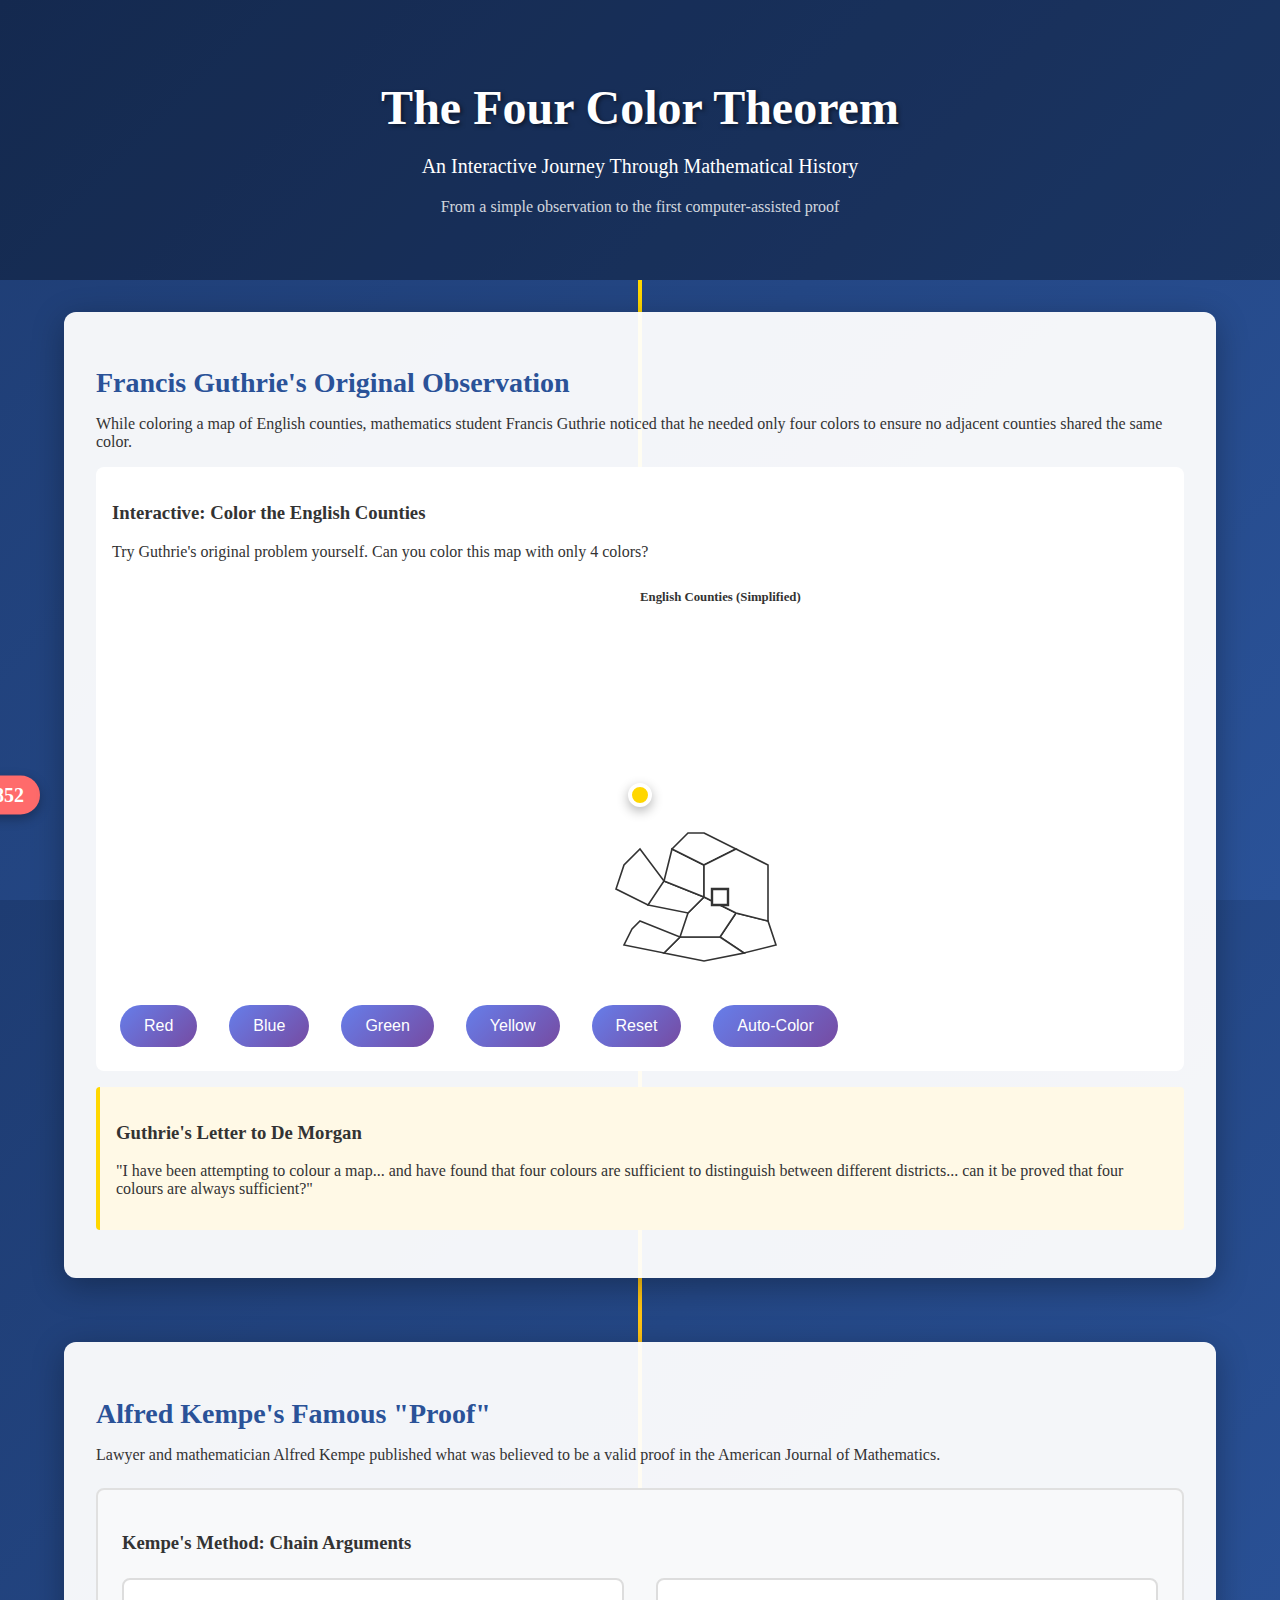
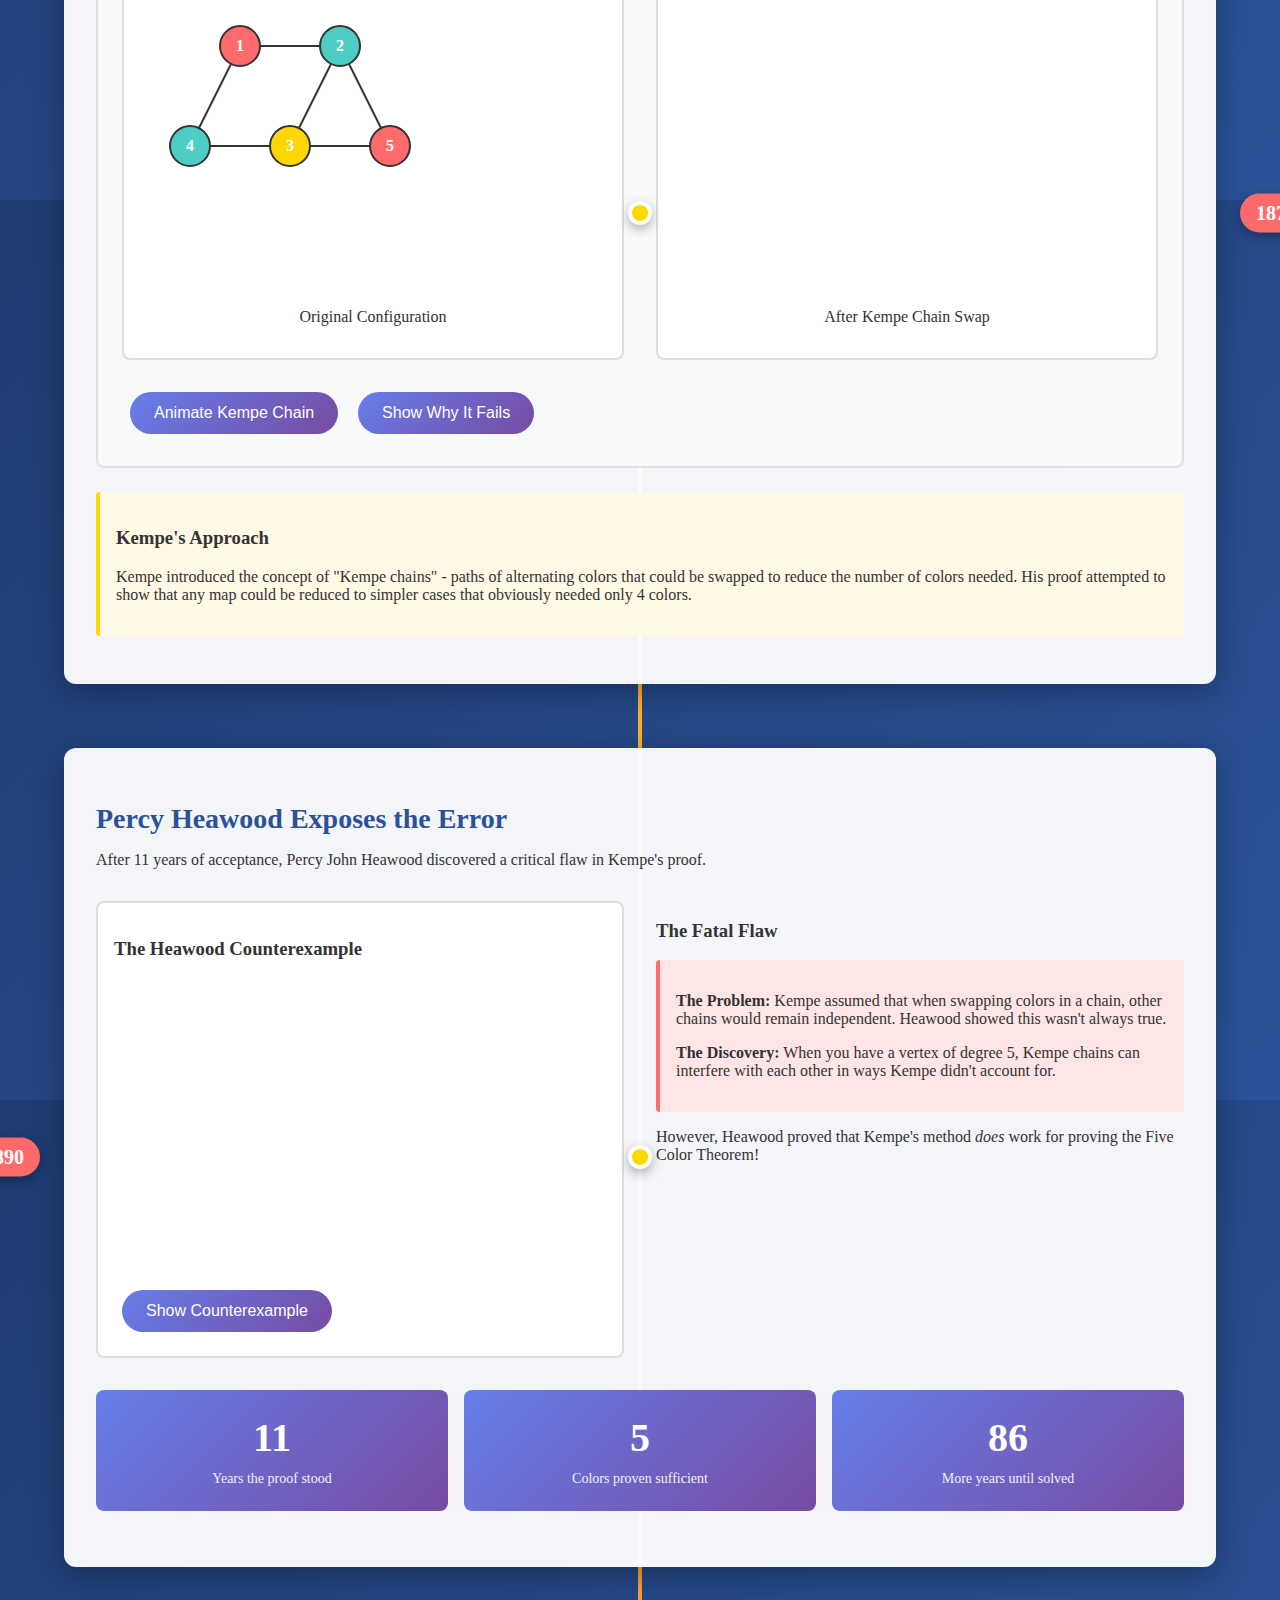
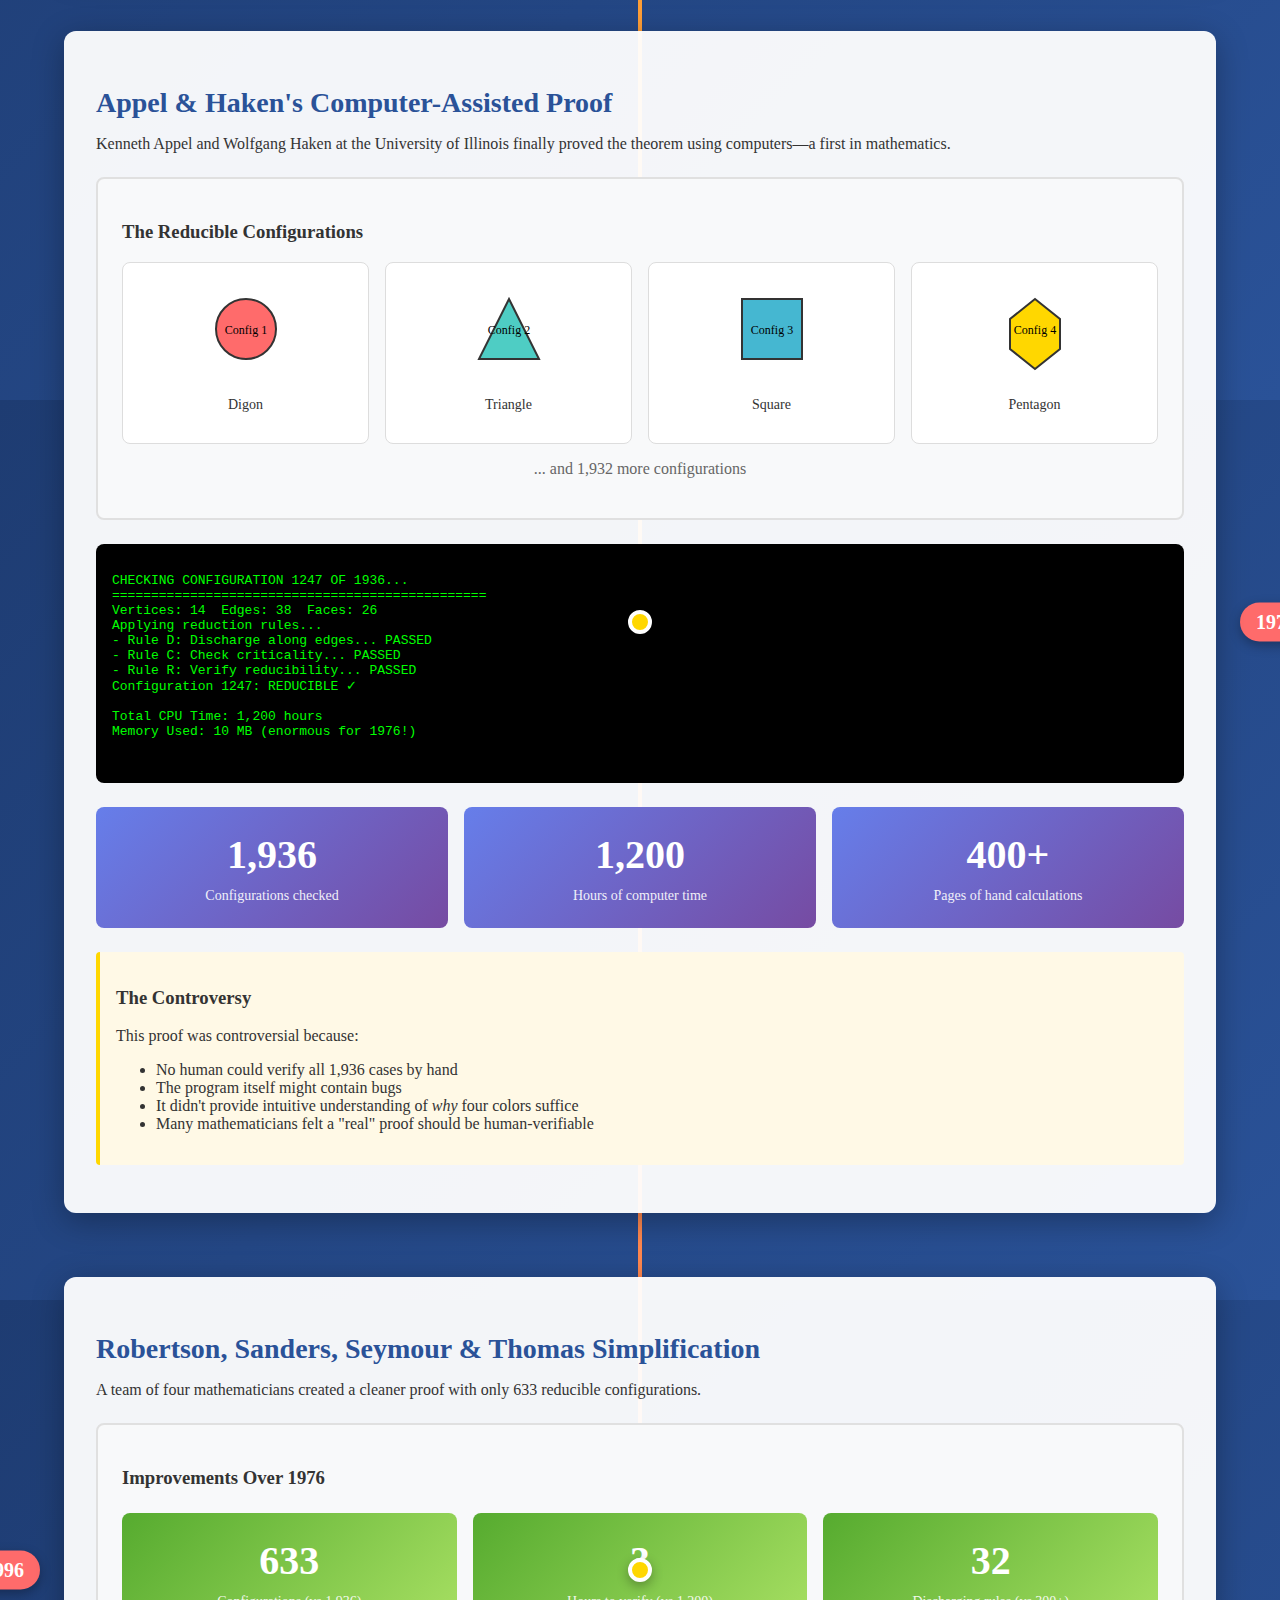
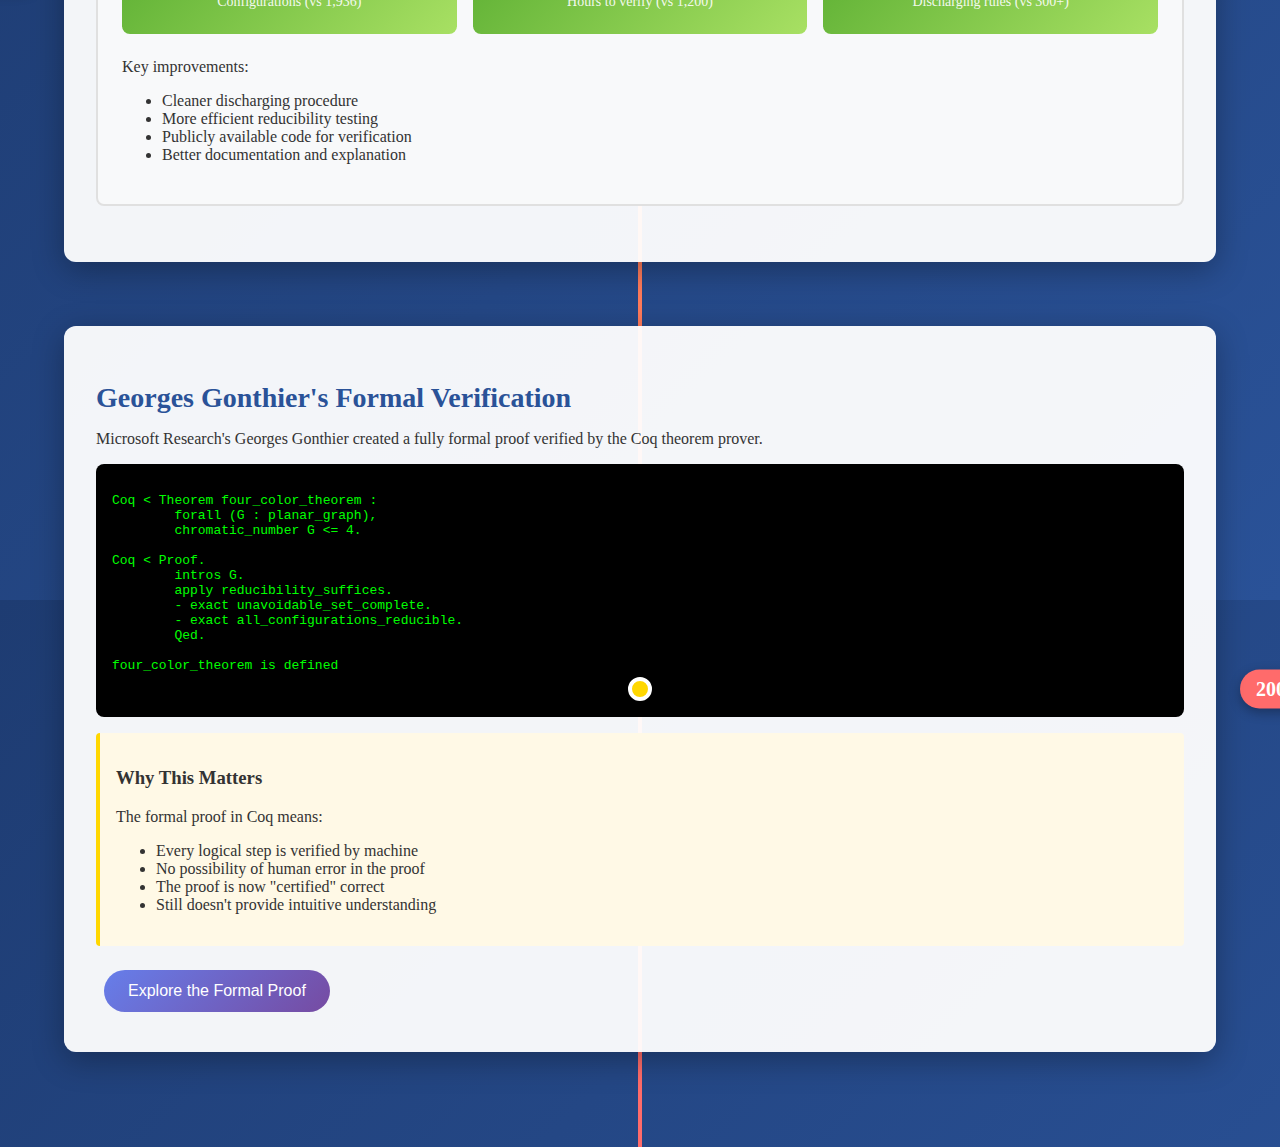
<file: historical-timeline.html>
<!DOCTYPE html>
<html lang="en">
<head>
    <meta charset="UTF-8">
    <meta name="viewport" content="width=device-width, initial-scale=1.0">
    <title>Four Color Theorem - Interactive Historical Timeline</title>
    <link rel="stylesheet" href="styles.css">
    <style>
        body {
            background: linear-gradient(135deg, #1e3c72 0%, #2a5298 100%);
            color: #fff;
            font-family: 'Georgia', serif;
            margin: 0;
            padding: 0;
        }

        .timeline-header {
            text-align: center;
            padding: 3rem 2rem;
            background: rgba(0, 0, 0, 0.3);
        }

        .timeline-header h1 {
            font-size: 3rem;
            margin-bottom: 1rem;
            text-shadow: 2px 2px 4px rgba(0, 0, 0, 0.5);
        }

        .timeline-container {
            max-width: 1400px;
            margin: 0 auto;
            padding: 2rem;
            position: relative;
        }

        .timeline-line {
            position: absolute;
            left: 50%;
            top: 0;
            bottom: 0;
            width: 4px;
            background: linear-gradient(180deg, #ffd700, #ff6b6b);
            transform: translateX(-50%);
            z-index: 1;
        }

        .timeline-event {
            display: flex;
            margin-bottom: 4rem;
            position: relative;
            z-index: 2;
        }

        .timeline-event:nth-child(even) {
            flex-direction: row-reverse;
        }

        .timeline-content {
            flex: 1;
            padding: 2rem;
            background: rgba(255, 255, 255, 0.95);
            color: #333;
            border-radius: 12px;
            box-shadow: 0 8px 32px rgba(0, 0, 0, 0.3);
            margin: 0 2rem;
            position: relative;
        }

        .timeline-date {
            position: absolute;
            top: 50%;
            transform: translateY(-50%);
            background: #ff6b6b;
            color: white;
            padding: 0.5rem 1rem;
            border-radius: 24px;
            font-weight: bold;
            font-size: 1.25rem;
            box-shadow: 0 4px 12px rgba(0, 0, 0, 0.3);
        }

        .timeline-event:nth-child(odd) .timeline-date {
            right: -4rem;
        }

        .timeline-event:nth-child(even) .timeline-date {
            left: -4rem;
        }

        .timeline-marker {
            position: absolute;
            left: 50%;
            top: 50%;
            transform: translate(-50%, -50%);
            width: 24px;
            height: 24px;
            background: #ffd700;
            border: 4px solid #fff;
            border-radius: 50%;
            z-index: 3;
            box-shadow: 0 4px 12px rgba(0, 0, 0, 0.3);
        }

        .timeline-content h2 {
            color: #2a5298;
            margin-bottom: 1rem;
            font-size: 1.75rem;
        }

        .proof-visualization {
            background: #f8f9fa;
            border: 2px solid #e0e0e0;
            border-radius: 8px;
            padding: 1.5rem;
            margin: 1.5rem 0;
        }

        .kempe-chain-demo {
            display: grid;
            grid-template-columns: 1fr 1fr;
            gap: 2rem;
            margin: 1.5rem 0;
        }

        .graph-container {
            background: white;
            border: 2px solid #ddd;
            border-radius: 8px;
            padding: 1rem;
            position: relative;
        }

        .graph-svg {
            width: 100%;
            height: 300px;
        }

        .explanation-box {
            background: #fff9e6;
            border-left: 4px solid #ffd700;
            padding: 1rem;
            margin: 1rem 0;
            border-radius: 4px;
        }

        .flaw-highlight {
            background: #ffe6e6;
            border-left: 4px solid #ff6b6b;
            padding: 1rem;
            margin: 1rem 0;
            border-radius: 4px;
        }

        .interactive-button {
            background: linear-gradient(135deg, #667eea 0%, #764ba2 100%);
            color: white;
            border: none;
            padding: 0.75rem 1.5rem;
            border-radius: 24px;
            cursor: pointer;
            font-size: 1rem;
            margin: 0.5rem;
            transition: transform 0.3s, box-shadow 0.3s;
        }

        .interactive-button:hover {
            transform: translateY(-2px);
            box-shadow: 0 6px 20px rgba(102, 126, 234, 0.4);
        }

        .document-preview {
            max-width: 100%;
            border: 2px solid #ddd;
            border-radius: 8px;
            margin: 1rem 0;
            cursor: zoom-in;
        }

        .counties-map {
            background: white;
            border-radius: 8px;
            padding: 1rem;
            margin: 1rem 0;
        }

        #englandMap {
            width: 100%;
            height: 400px;
        }

        .heawood-counterexample {
            display: grid;
            grid-template-columns: 1fr 1fr;
            gap: 2rem;
            margin: 2rem 0;
        }

        .configuration-grid {
            display: grid;
            grid-template-columns: repeat(auto-fit, minmax(150px, 1fr));
            gap: 1rem;
            margin: 1rem 0;
        }

        .configuration-card {
            background: white;
            border: 1px solid #ddd;
            border-radius: 8px;
            padding: 1rem;
            text-align: center;
            transition: transform 0.3s;
        }

        .configuration-card:hover {
            transform: scale(1.05);
            box-shadow: 0 4px 12px rgba(0, 0, 0, 0.1);
        }

        .proof-stats {
            display: grid;
            grid-template-columns: repeat(auto-fit, minmax(200px, 1fr));
            gap: 1rem;
            margin: 1.5rem 0;
        }

        .stat-card {
            background: linear-gradient(135deg, #667eea 0%, #764ba2 100%);
            color: white;
            padding: 1.5rem;
            border-radius: 8px;
            text-align: center;
        }

        .stat-number {
            font-size: 2.5rem;
            font-weight: bold;
            display: block;
            margin-bottom: 0.5rem;
        }

        .stat-label {
            font-size: 0.875rem;
            opacity: 0.9;
        }

        .computer-proof-visual {
            background: #000;
            color: #0f0;
            font-family: 'Courier New', monospace;
            padding: 1rem;
            border-radius: 8px;
            margin: 1rem 0;
            overflow-x: auto;
        }

        .proof-animation {
            position: relative;
            height: 300px;
            background: #f0f0f0;
            border-radius: 8px;
            overflow: hidden;
        }

        @keyframes colorWave {
            0% { transform: translateX(-100%); }
            100% { transform: translateX(100%); }
        }

        .color-wave {
            position: absolute;
            width: 200%;
            height: 100%;
            background: linear-gradient(90deg, 
                #ff6b6b 0%, 
                #4ecdc4 25%, 
                #45b7d1 50%, 
                #ffd700 75%, 
                #ff6b6b 100%);
            animation: colorWave 10s linear infinite;
            opacity: 0.3;
        }

        .modal {
            display: none;
            position: fixed;
            top: 0;
            left: 0;
            right: 0;
            bottom: 0;
            background: rgba(0, 0, 0, 0.9);
            z-index: 1000;
            padding: 2rem;
            overflow-y: auto;
        }

        .modal-content {
            max-width: 1200px;
            margin: 0 auto;
            background: white;
            border-radius: 12px;
            padding: 2rem;
            position: relative;
        }

        .close-modal {
            position: absolute;
            top: 1rem;
            right: 1rem;
            background: #ff6b6b;
            color: white;
            border: none;
            width: 40px;
            height: 40px;
            border-radius: 50%;
            cursor: pointer;
            font-size: 1.5rem;
        }

        .tab-navigation {
            display: flex;
            gap: 1rem;
            margin-bottom: 2rem;
            border-bottom: 2px solid #e0e0e0;
        }

        .tab-button {
            background: none;
            border: none;
            padding: 1rem 2rem;
            cursor: pointer;
            font-size: 1rem;
            color: #666;
            border-bottom: 3px solid transparent;
            transition: all 0.3s;
        }

        .tab-button.active {
            color: #2a5298;
            border-bottom-color: #2a5298;
        }

        .tab-content {
            display: none;
        }

        .tab-content.active {
            display: block;
        }
    </style>
</head>
<body>
    <header class="timeline-header">
        <h1>The Four Color Theorem</h1>
        <p style="font-size: 1.25rem;">An Interactive Journey Through Mathematical History</p>
        <p style="opacity: 0.8;">From a simple observation to the first computer-assisted proof</p>
    </header>

    <div class="timeline-container">
        <div class="timeline-line"></div>

        <!-- 1852: Francis Guthrie's Discovery -->
        <div class="timeline-event">
            <div class="timeline-marker"></div>
            <div class="timeline-date">1852</div>
            <div class="timeline-content">
                <h2>Francis Guthrie's Original Observation</h2>
                <p>While coloring a map of English counties, mathematics student Francis Guthrie noticed that he needed only four colors to ensure no adjacent counties shared the same color.</p>
                
                <div class="counties-map">
                    <h3>Interactive: Color the English Counties</h3>
                    <p>Try Guthrie's original problem yourself. Can you color this map with only 4 colors?</p>
                    <svg id="englandMap" viewBox="0 0 400 500">
                        <!-- Simplified English counties -->
                        <g id="counties">
                            <path id="kent" d="M 320 420 L 360 430 L 370 460 L 330 470 L 300 450 Z" fill="#fff" stroke="#333" stroke-width="2"/>
                            <path id="sussex" d="M 250 450 L 300 450 L 330 470 L 280 480 L 230 470 Z" fill="#fff" stroke="#333" stroke-width="2"/>
                            <path id="surrey" d="M 280 400 L 320 420 L 300 450 L 250 450 L 260 420 Z" fill="#fff" stroke="#333" stroke-width="2"/>
                            <path id="hampshire" d="M 200 430 L 250 450 L 230 470 L 180 460 L 190 440 Z" fill="#fff" stroke="#333" stroke-width="2"/>
                            <path id="berkshire" d="M 230 380 L 280 400 L 260 420 L 210 410 L 220 390 Z" fill="#fff" stroke="#333" stroke-width="2"/>
                            <path id="oxfordshire" d="M 200 340 L 230 380 L 210 410 L 170 390 L 180 360 Z" fill="#fff" stroke="#333" stroke-width="2"/>
                            <path id="buckinghamshire" d="M 240 340 L 280 360 L 280 400 L 230 380 L 240 340 Z" fill="#fff" stroke="#333" stroke-width="2"/>
                            <path id="hertfordshire" d="M 280 320 L 320 340 L 280 360 L 240 340 L 260 320 Z" fill="#fff" stroke="#333" stroke-width="2"/>
                            <path id="essex" d="M 320 340 L 360 360 L 360 430 L 320 420 L 280 400 L 280 360 Z" fill="#fff" stroke="#333" stroke-width="2"/>
                            <path id="london" d="M 290 390 L 310 390 L 310 410 L 290 410 Z" fill="#fff" stroke="#333" stroke-width="3"/>
                        </g>
                        <text x="200" y="30" font-size="16" font-weight="bold" fill="#333">English Counties (Simplified)</text>
                    </svg>
                    <div style="display: flex; gap: 1rem; margin-top: 1rem;">
                        <button class="interactive-button" onclick="colorCounty('red')">Red</button>
                        <button class="interactive-button" onclick="colorCounty('blue')">Blue</button>
                        <button class="interactive-button" onclick="colorCounty('green')">Green</button>
                        <button class="interactive-button" onclick="colorCounty('yellow')">Yellow</button>
                        <button class="interactive-button" onclick="resetMap()">Reset</button>
                        <button class="interactive-button" onclick="autoColorMap()">Auto-Color</button>
                    </div>
                    <div id="coloringFeedback" style="margin-top: 1rem; padding: 1rem; background: #e8f5e9; border-radius: 4px; display: none;">
                        <strong>✓ Valid coloring!</strong> You've successfully colored the map with 4 colors.
                    </div>
                </div>

                <div class="explanation-box">
                    <h3>Guthrie's Letter to De Morgan</h3>
                    <p>"I have been attempting to colour a map... and have found that four colours are sufficient to distinguish between different districts... can it be proved that four colours are always sufficient?"</p>
                </div>
            </div>
        </div>

        <!-- 1879: Kempe's "Proof" -->
        <div class="timeline-event">
            <div class="timeline-marker"></div>
            <div class="timeline-date">1879</div>
            <div class="timeline-content">
                <h2>Alfred Kempe's Famous "Proof"</h2>
                <p>Lawyer and mathematician Alfred Kempe published what was believed to be a valid proof in the American Journal of Mathematics.</p>
                
                <div class="proof-visualization">
                    <h3>Kempe's Method: Chain Arguments</h3>
                    <div class="kempe-chain-demo">
                        <div class="graph-container">
                            <svg class="graph-svg" id="kempeOriginal">
                                <!-- Will be populated by JavaScript -->
                            </svg>
                            <p style="text-align: center; margin-top: 0.5rem;">Original Configuration</p>
                        </div>
                        <div class="graph-container">
                            <svg class="graph-svg" id="kempeChain">
                                <!-- Will be populated by JavaScript -->
                            </svg>
                            <p style="text-align: center; margin-top: 0.5rem;">After Kempe Chain Swap</p>
                        </div>
                    </div>
                    <button class="interactive-button" onclick="animateKempeChain()">Animate Kempe Chain</button>
                    <button class="interactive-button" onclick="showKempeFlaw()">Show Why It Fails</button>
                </div>

                <div class="explanation-box">
                    <h3>Kempe's Approach</h3>
                    <p>Kempe introduced the concept of "Kempe chains" - paths of alternating colors that could be swapped to reduce the number of colors needed. His proof attempted to show that any map could be reduced to simpler cases that obviously needed only 4 colors.</p>
                </div>
            </div>
        </div>

        <!-- 1890: Heawood Finds the Flaw -->
        <div class="timeline-event">
            <div class="timeline-marker"></div>
            <div class="timeline-date">1890</div>
            <div class="timeline-content">
                <h2>Percy Heawood Exposes the Error</h2>
                <p>After 11 years of acceptance, Percy John Heawood discovered a critical flaw in Kempe's proof.</p>
                
                <div class="heawood-counterexample">
                    <div class="graph-container">
                        <h3>The Heawood Counterexample</h3>
                        <svg class="graph-svg" id="heawoodGraph">
                            <!-- Heawood's 4-chromatic graph -->
                        </svg>
                        <button class="interactive-button" onclick="showHeawoodCounterexample()">Show Counterexample</button>
                    </div>
                    <div>
                        <h3>The Fatal Flaw</h3>
                        <div class="flaw-highlight">
                            <p><strong>The Problem:</strong> Kempe assumed that when swapping colors in a chain, other chains would remain independent. Heawood showed this wasn't always true.</p>
                            <p><strong>The Discovery:</strong> When you have a vertex of degree 5, Kempe chains can interfere with each other in ways Kempe didn't account for.</p>
                        </div>
                        <p>However, Heawood proved that Kempe's method <em>does</em> work for proving the Five Color Theorem!</p>
                    </div>
                </div>

                <div class="proof-stats">
                    <div class="stat-card">
                        <span class="stat-number">11</span>
                        <span class="stat-label">Years the proof stood</span>
                    </div>
                    <div class="stat-card">
                        <span class="stat-number">5</span>
                        <span class="stat-label">Colors proven sufficient</span>
                    </div>
                    <div class="stat-card">
                        <span class="stat-number">86</span>
                        <span class="stat-label">More years until solved</span>
                    </div>
                </div>
            </div>
        </div>

        <!-- 1976: Computer-Assisted Proof -->
        <div class="timeline-event">
            <div class="timeline-marker"></div>
            <div class="timeline-date">1976</div>
            <div class="timeline-content">
                <h2>Appel & Haken's Computer-Assisted Proof</h2>
                <p>Kenneth Appel and Wolfgang Haken at the University of Illinois finally proved the theorem using computers—a first in mathematics.</p>
                
                <div class="proof-visualization">
                    <h3>The Reducible Configurations</h3>
                    <div class="configuration-grid">
                        <div class="configuration-card">
                            <svg width="100" height="100" viewBox="0 0 100 100">
                                <!-- Configuration 1 -->
                                <circle cx="50" cy="50" r="30" fill="#ff6b6b" stroke="#333" stroke-width="2"/>
                                <text x="50" y="55" text-anchor="middle" font-size="12">Config 1</text>
                            </svg>
                            <p style="font-size: 0.875rem;">Digon</p>
                        </div>
                        <div class="configuration-card">
                            <svg width="100" height="100" viewBox="0 0 100 100">
                                <!-- Configuration 2 -->
                                <polygon points="50,20 80,80 20,80" fill="#4ecdc4" stroke="#333" stroke-width="2"/>
                                <text x="50" y="55" text-anchor="middle" font-size="12">Config 2</text>
                            </svg>
                            <p style="font-size: 0.875rem;">Triangle</p>
                        </div>
                        <div class="configuration-card">
                            <svg width="100" height="100" viewBox="0 0 100 100">
                                <!-- Configuration 3 -->
                                <rect x="20" y="20" width="60" height="60" fill="#45b7d1" stroke="#333" stroke-width="2"/>
                                <text x="50" y="55" text-anchor="middle" font-size="12">Config 3</text>
                            </svg>
                            <p style="font-size: 0.875rem;">Square</p>
                        </div>
                        <div class="configuration-card">
                            <svg width="100" height="100" viewBox="0 0 100 100">
                                <!-- Configuration 4 -->
                                <polygon points="50,20 75,40 75,70 50,90 25,70 25,40" fill="#ffd700" stroke="#333" stroke-width="2"/>
                                <text x="50" y="55" text-anchor="middle" font-size="12">Config 4</text>
                            </svg>
                            <p style="font-size: 0.875rem;">Pentagon</p>
                        </div>
                    </div>
                    <p style="text-align: center; color: #666;">... and 1,932 more configurations</p>
                </div>

                <div class="computer-proof-visual">
                    <pre>
CHECKING CONFIGURATION 1247 OF 1936...
================================================
Vertices: 14  Edges: 38  Faces: 26
Applying reduction rules...
- Rule D: Discharge along edges... PASSED
- Rule C: Check criticality... PASSED  
- Rule R: Verify reducibility... PASSED
Configuration 1247: REDUCIBLE ✓

Total CPU Time: 1,200 hours
Memory Used: 10 MB (enormous for 1976!)
                    </pre>
                </div>

                <div class="proof-stats">
                    <div class="stat-card">
                        <span class="stat-number">1,936</span>
                        <span class="stat-label">Configurations checked</span>
                    </div>
                    <div class="stat-card">
                        <span class="stat-number">1,200</span>
                        <span class="stat-label">Hours of computer time</span>
                    </div>
                    <div class="stat-card">
                        <span class="stat-number">400+</span>
                        <span class="stat-label">Pages of hand calculations</span>
                    </div>
                </div>

                <div class="explanation-box">
                    <h3>The Controversy</h3>
                    <p>This proof was controversial because:</p>
                    <ul>
                        <li>No human could verify all 1,936 cases by hand</li>
                        <li>The program itself might contain bugs</li>
                        <li>It didn't provide intuitive understanding of <em>why</em> four colors suffice</li>
                        <li>Many mathematicians felt a "real" proof should be human-verifiable</li>
                    </ul>
                </div>
            </div>
        </div>

        <!-- 1996: Simplified Proof -->
        <div class="timeline-event">
            <div class="timeline-marker"></div>
            <div class="timeline-date">1996</div>
            <div class="timeline-content">
                <h2>Robertson, Sanders, Seymour & Thomas Simplification</h2>
                <p>A team of four mathematicians created a cleaner proof with only 633 reducible configurations.</p>
                
                <div class="proof-visualization">
                    <h3>Improvements Over 1976</h3>
                    <div class="proof-stats">
                        <div class="stat-card" style="background: linear-gradient(135deg, #56ab2f 0%, #a8e063 100%);">
                            <span class="stat-number">633</span>
                            <span class="stat-label">Configurations (vs 1,936)</span>
                        </div>
                        <div class="stat-card" style="background: linear-gradient(135deg, #56ab2f 0%, #a8e063 100%);">
                            <span class="stat-number">3</span>
                            <span class="stat-label">Hours to verify (vs 1,200)</span>
                        </div>
                        <div class="stat-card" style="background: linear-gradient(135deg, #56ab2f 0%, #a8e063 100%);">
                            <span class="stat-number">32</span>
                            <span class="stat-label">Discharging rules (vs 300+)</span>
                        </div>
                    </div>
                    
                    <p>Key improvements:</p>
                    <ul>
                        <li>Cleaner discharging procedure</li>
                        <li>More efficient reducibility testing</li>
                        <li>Publicly available code for verification</li>
                        <li>Better documentation and explanation</li>
                    </ul>
                </div>
            </div>
        </div>

        <!-- 2005: Formal Proof -->
        <div class="timeline-event">
            <div class="timeline-marker"></div>
            <div class="timeline-date">2005</div>
            <div class="timeline-content">
                <h2>Georges Gonthier's Formal Verification</h2>
                <p>Microsoft Research's Georges Gonthier created a fully formal proof verified by the Coq theorem prover.</p>
                
                <div class="computer-proof-visual">
                    <pre style="color: #0f0;">
Coq < Theorem four_color_theorem :
        forall (G : planar_graph),
        chromatic_number G <= 4.
      
Coq < Proof.
        intros G.
        apply reducibility_suffices.
        - exact unavoidable_set_complete.
        - exact all_configurations_reducible.
        Qed.
        
four_color_theorem is defined
                    </pre>
                </div>

                <div class="explanation-box">
                    <h3>Why This Matters</h3>
                    <p>The formal proof in Coq means:</p>
                    <ul>
                        <li>Every logical step is verified by machine</li>
                        <li>No possibility of human error in the proof</li>
                        <li>The proof is now "certified" correct</li>
                        <li>Still doesn't provide intuitive understanding</li>
                    </ul>
                </div>

                <button class="interactive-button" onclick="openProofExplorer()">Explore the Formal Proof</button>
            </div>
        </div>
    </div>

    <!-- Modal for detailed exploration -->
    <div id="proofModal" class="modal">
        <div class="modal-content">
            <button class="close-modal" onclick="closeModal()">&times;</button>
            <h2>Deep Dive: Understanding the Proofs</h2>
            
            <div class="tab-navigation">
                <button class="tab-button active" onclick="showTab('kempe-tab')">Kempe's Method</button>
                <button class="tab-button" onclick="showTab('heawood-tab')">Heawood's Counterexample</button>
                <button class="tab-button" onclick="showTab('computer-tab')">Computer Proof</button>
                <button class="tab-button" onclick="showTab('modern-tab')">Modern Understanding</button>
            </div>

            <div id="kempe-tab" class="tab-content active">
                <h3>Kempe Chains Explained</h3>
                <div class="proof-animation">
                    <div class="color-wave"></div>
                    <svg width="100%" height="300" id="kempeChainAnimation">
                        <!-- Animated Kempe chain demonstration -->
                    </svg>
                </div>
                <p>A Kempe chain is a maximal connected subgraph where vertices are colored with only two colors. The key insight: you can swap these two colors throughout the chain without affecting the validity of the coloring elsewhere.</p>
            </div>

            <div id="heawood-tab" class="tab-content">
                <h3>Why Kempe Failed</h3>
                <p>Heawood discovered that Kempe chains can interfere with each other in complex ways...</p>
            </div>

            <div id="computer-tab" class="tab-content">
                <h3>The Computer Approach</h3>
                <p>Instead of finding a general argument, Appel and Haken showed that every possible map must contain at least one of 1,936 special configurations...</p>
            </div>

            <div id="modern-tab" class="tab-content">
                <h3>Current Understanding</h3>
                <p>Today, we have multiple computer-verified proofs, but still lack a simple, intuitive explanation for why four colors suffice...</p>
            </div>
        </div>
    </div>

    <script>
        // County coloring functionality
        let selectedColor = 'red';
        let countyColors = {};

        function colorCounty(color) {
            selectedColor = color;
            document.querySelectorAll('#counties path').forEach(county => {
                county.style.cursor = 'pointer';
                county.onclick = function() {
                    this.style.fill = selectedColor;
                    countyColors[this.id] = selectedColor;
                    checkColoring();
                };
            });
        }

        function resetMap() {
            document.querySelectorAll('#counties path').forEach(county => {
                county.style.fill = '#fff';
            });
            countyColors = {};
            document.getElementById('coloringFeedback').style.display = 'none';
        }

        function autoColorMap() {
            const counties = document.querySelectorAll('#counties path');
            const colors = ['#ff6b6b', '#4ecdc4', '#45b7d1', '#ffd700'];
            
            // Simple greedy coloring
            const adjacency = {
                'kent': ['sussex', 'surrey', 'essex'],
                'sussex': ['kent', 'surrey', 'hampshire'],
                'surrey': ['kent', 'sussex', 'hampshire', 'berkshire', 'buckinghamshire', 'hertfordshire', 'essex', 'london'],
                'hampshire': ['sussex', 'surrey', 'berkshire'],
                'berkshire': ['hampshire', 'surrey', 'oxfordshire', 'buckinghamshire'],
                'oxfordshire': ['berkshire', 'buckinghamshire'],
                'buckinghamshire': ['berkshire', 'oxfordshire', 'hertfordshire', 'surrey'],
                'hertfordshire': ['buckinghamshire', 'essex', 'surrey'],
                'essex': ['hertfordshire', 'surrey', 'kent', 'london'],
                'london': ['surrey', 'essex']
            };

            counties.forEach(county => {
                const neighbors = adjacency[county.id] || [];
                const neighborColors = neighbors.map(n => countyColors[n]).filter(c => c);
                
                for (let color of colors) {
                    if (!neighborColors.includes(color)) {
                        county.style.fill = color;
                        countyColors[county.id] = color;
                        break;
                    }
                }
            });
            
            checkColoring();
        }

        function checkColoring() {
            const allColored = document.querySelectorAll('#counties path').length === Object.keys(countyColors).length;
            if (allColored) {
                const colors = new Set(Object.values(countyColors));
                if (colors.size <= 4) {
                    document.getElementById('coloringFeedback').style.display = 'block';
                }
            }
        }

        // Kempe chain visualization
        function drawKempeGraph() {
            const svg = document.getElementById('kempeOriginal');
            
            // Draw a simple graph
            const nodes = [
                {x: 100, y: 50, color: '#ff6b6b'},
                {x: 200, y: 50, color: '#4ecdc4'},
                {x: 150, y: 150, color: '#ffd700'},
                {x: 50, y: 150, color: '#4ecdc4'},
                {x: 250, y: 150, color: '#ff6b6b'}
            ];
            
            const edges = [
                [0, 1], [0, 3], [1, 2], [1, 4], [2, 3], [2, 4], [3, 4]
            ];
            
            // Draw edges
            edges.forEach(([i, j]) => {
                const line = document.createElementNS('http://www.w3.org/2000/svg', 'line');
                line.setAttribute('x1', nodes[i].x);
                line.setAttribute('y1', nodes[i].y);
                line.setAttribute('x2', nodes[j].x);
                line.setAttribute('y2', nodes[j].y);
                line.setAttribute('stroke', '#333');
                line.setAttribute('stroke-width', '2');
                svg.appendChild(line);
            });
            
            // Draw nodes
            nodes.forEach((node, i) => {
                const circle = document.createElementNS('http://www.w3.org/2000/svg', 'circle');
                circle.setAttribute('cx', node.x);
                circle.setAttribute('cy', node.y);
                circle.setAttribute('r', '20');
                circle.setAttribute('fill', node.color);
                circle.setAttribute('stroke', '#333');
                circle.setAttribute('stroke-width', '2');
                svg.appendChild(circle);
                
                const text = document.createElementNS('http://www.w3.org/2000/svg', 'text');
                text.setAttribute('x', node.x);
                text.setAttribute('y', node.y + 5);
                text.setAttribute('text-anchor', 'middle');
                text.setAttribute('fill', 'white');
                text.setAttribute('font-weight', 'bold');
                text.textContent = String(i + 1);
                svg.appendChild(text);
            });
        }

        function animateKempeChain() {
            const svg = document.getElementById('kempeChain');
            svg.innerHTML = '';
            
            // Show the Kempe chain swap animation
            const nodes = [
                {x: 100, y: 50, color: '#4ecdc4', newColor: '#ff6b6b'},
                {x: 200, y: 50, color: '#ff6b6b', newColor: '#4ecdc4'},
                {x: 150, y: 150, color: '#ffd700', newColor: '#ffd700'},
                {x: 50, y: 150, color: '#ff6b6b', newColor: '#4ecdc4'},
                {x: 250, y: 150, color: '#4ecdc4', newColor: '#ff6b6b'}
            ];
            
            const edges = [
                [0, 1], [0, 3], [1, 2], [1, 4], [2, 3], [2, 4], [3, 4]
            ];
            
            // Draw edges with animation
            edges.forEach(([i, j], index) => {
                setTimeout(() => {
                    const line = document.createElementNS('http://www.w3.org/2000/svg', 'line');
                    line.setAttribute('x1', nodes[i].x);
                    line.setAttribute('y1', nodes[i].y);
                    line.setAttribute('x2', nodes[j].x);
                    line.setAttribute('y2', nodes[j].y);
                    line.setAttribute('stroke', '#333');
                    line.setAttribute('stroke-width', '2');
                    line.style.opacity = '0';
                    svg.appendChild(line);
                    
                    // Fade in
                    setTimeout(() => {
                        line.style.transition = 'opacity 0.5s';
                        line.style.opacity = '1';
                    }, 10);
                }, index * 100);
            });
            
            // Draw nodes with color transition
            setTimeout(() => {
                nodes.forEach((node, i) => {
                    const circle = document.createElementNS('http://www.w3.org/2000/svg', 'circle');
                    circle.setAttribute('cx', node.x);
                    circle.setAttribute('cy', node.y);
                    circle.setAttribute('r', '20');
                    circle.setAttribute('fill', node.color);
                    circle.setAttribute('stroke', '#333');
                    circle.setAttribute('stroke-width', '2');
                    circle.style.transition = 'fill 1s';
                    svg.appendChild(circle);
                    
                    const text = document.createElementNS('http://www.w3.org/2000/svg', 'text');
                    text.setAttribute('x', node.x);
                    text.setAttribute('y', node.y + 5);
                    text.setAttribute('text-anchor', 'middle');
                    text.setAttribute('fill', 'white');
                    text.setAttribute('font-weight', 'bold');
                    text.textContent = String(i + 1);
                    svg.appendChild(text);
                    
                    // Animate color change
                    setTimeout(() => {
                        circle.setAttribute('fill', node.newColor);
                    }, 1500);
                });
            }, edges.length * 100);
        }

        function showKempeFlaw() {
            const modal = document.getElementById('proofModal');
            modal.style.display = 'block';
            showTab('kempe-tab');
        }

        function showHeawoodCounterexample() {
            // Show Heawood's specific counterexample
            const svg = document.getElementById('heawoodGraph');
            svg.innerHTML = '';
            
            // Draw the Heawood graph (complete graph K5)
            const n = 5;
            const radius = 100;
            const centerX = 150;
            const centerY = 150;
            
            const nodes = [];
            for (let i = 0; i < n; i++) {
                const angle = (2 * Math.PI * i) / n - Math.PI / 2;
                nodes.push({
                    x: centerX + radius * Math.cos(angle),
                    y: centerY + radius * Math.sin(angle)
                });
            }
            
            // Draw all edges (complete graph)
            for (let i = 0; i < n; i++) {
                for (let j = i + 1; j < n; j++) {
                    const line = document.createElementNS('http://www.w3.org/2000/svg', 'line');
                    line.setAttribute('x1', nodes[i].x);
                    line.setAttribute('y1', nodes[i].y);
                    line.setAttribute('x2', nodes[j].x);
                    line.setAttribute('y2', nodes[j].y);
                    line.setAttribute('stroke', '#333');
                    line.setAttribute('stroke-width', '2');
                    svg.appendChild(line);
                }
            }
            
            // Draw nodes
            const colors = ['#ff6b6b', '#4ecdc4', '#45b7d1', '#ffd700', '#90EE90'];
            nodes.forEach((node, i) => {
                const circle = document.createElementNS('http://www.w3.org/2000/svg', 'circle');
                circle.setAttribute('cx', node.x);
                circle.setAttribute('cy', node.y);
                circle.setAttribute('r', '25');
                circle.setAttribute('fill', colors[i]);
                circle.setAttribute('stroke', '#333');
                circle.setAttribute('stroke-width', '3');
                svg.appendChild(circle);
                
                const text = document.createElementNS('http://www.w3.org/2000/svg', 'text');
                text.setAttribute('x', node.x);
                text.setAttribute('y', node.y + 5);
                text.setAttribute('text-anchor', 'middle');
                text.setAttribute('font-size', '16');
                text.setAttribute('font-weight', 'bold');
                text.setAttribute('fill', '#333');
                text.textContent = String(i + 1);
                svg.appendChild(text);
            });
            
            // Add explanation text
            const explanation = document.createElementNS('http://www.w3.org/2000/svg', 'text');
            explanation.setAttribute('x', 150);
            explanation.setAttribute('y', 280);
            explanation.setAttribute('text-anchor', 'middle');
            explanation.setAttribute('font-size', '14');
            explanation.textContent = 'K5: Requires 5 colors (not planar)';
            svg.appendChild(explanation);
        }

        function openProofExplorer() {
            document.getElementById('proofModal').style.display = 'block';
        }

        function closeModal() {
            document.getElementById('proofModal').style.display = 'none';
        }

        function showTab(tabId) {
            document.querySelectorAll('.tab-content').forEach(tab => {
                tab.classList.remove('active');
            });
            document.querySelectorAll('.tab-button').forEach(btn => {
                btn.classList.remove('active');
            });
            
            document.getElementById(tabId).classList.add('active');
            event.target.classList.add('active');
        }

        // Initialize on load
        document.addEventListener('DOMContentLoaded', () => {
            drawKempeGraph();
            colorCounty('red'); // Set initial color mode
        });
    </script>
</body>
</html>
</file>
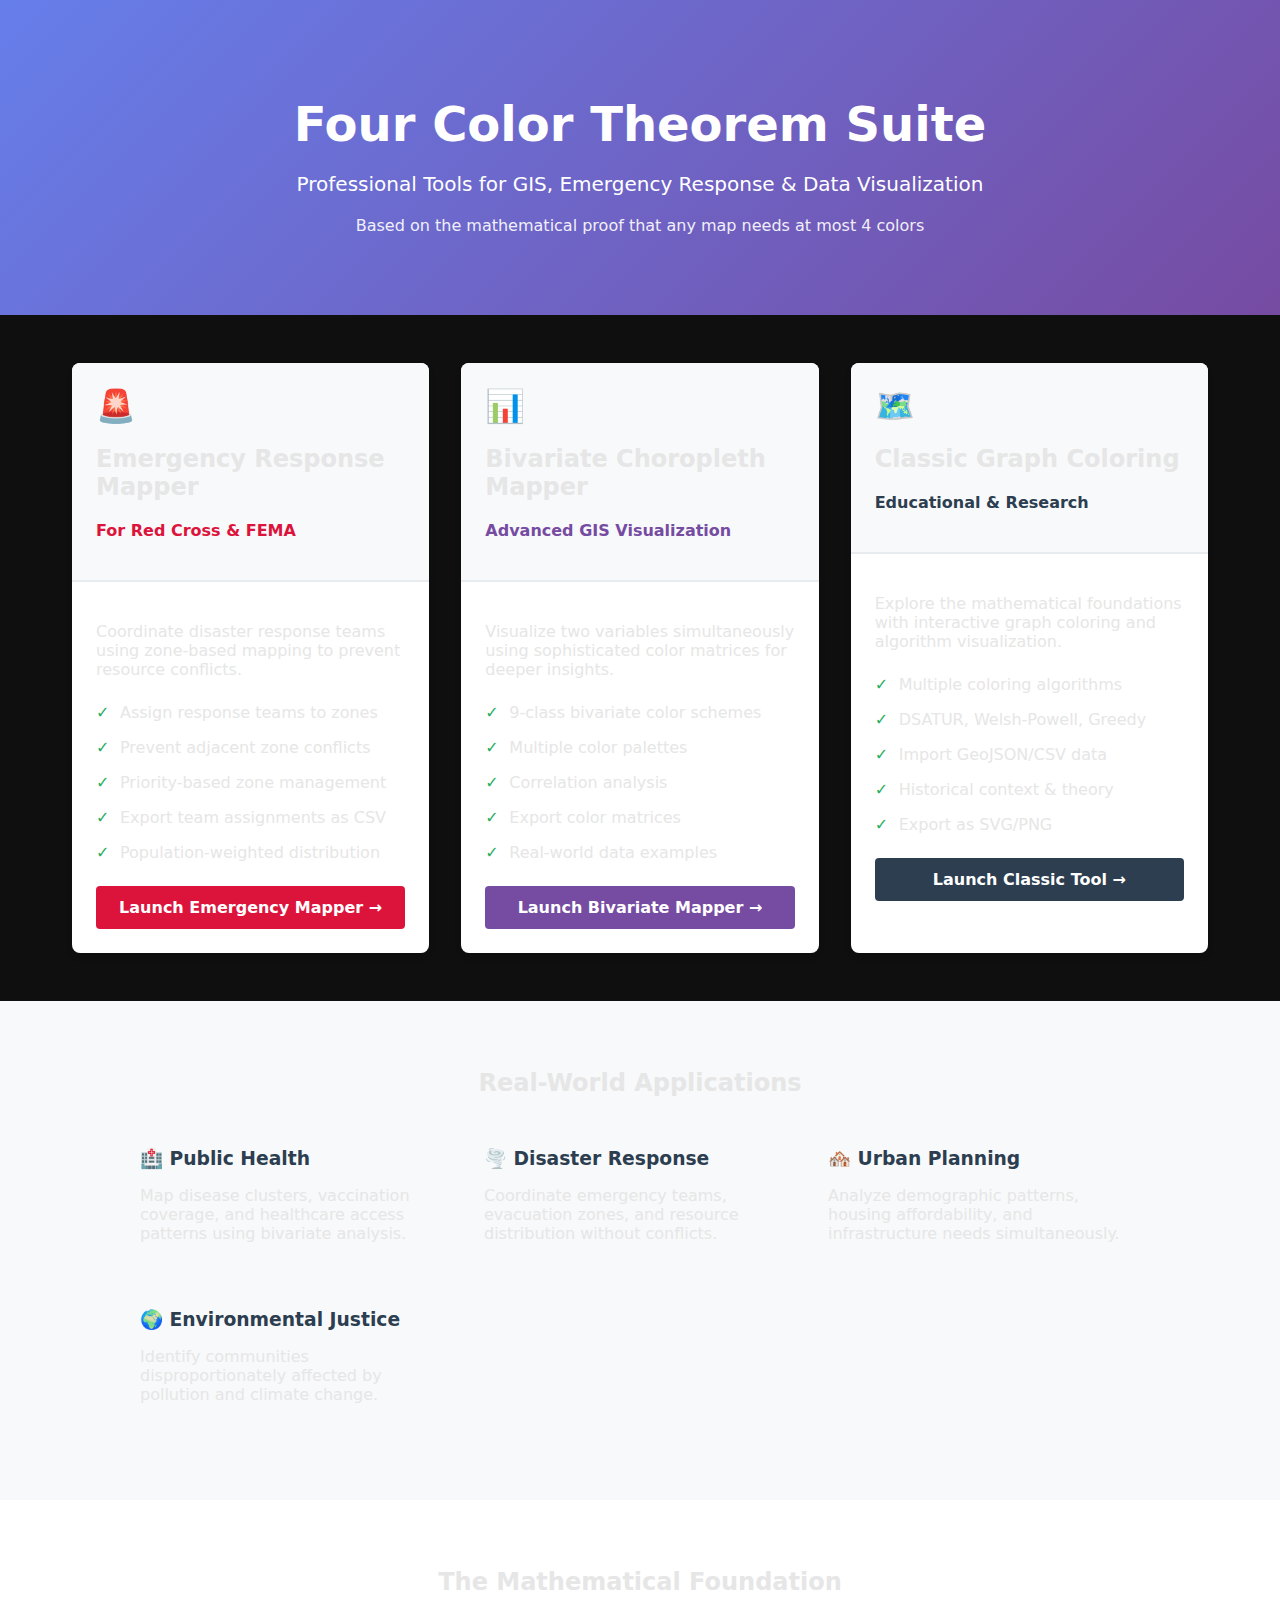
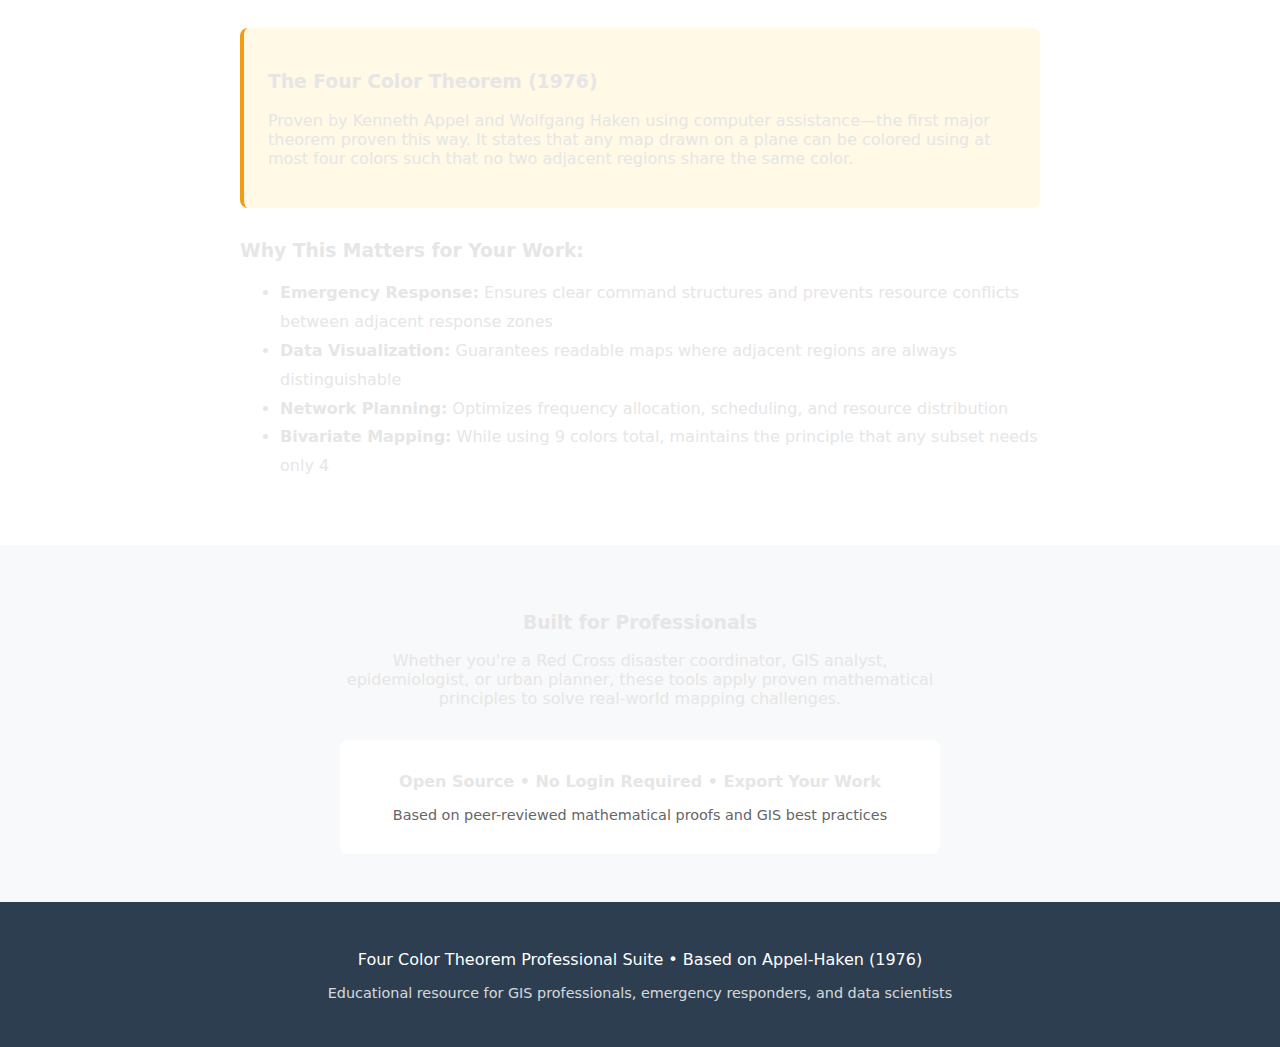
<file: index-new.html>
<!DOCTYPE html>
<html lang="en">
<head>
    <meta charset="UTF-8">
    <meta name="viewport" content="width=device-width, initial-scale=1.0">
    <title>Four Color Theorem | Professional GIS & Mapping Suite</title>
    <link rel="stylesheet" href="styles.css">
    <style>
        .hero-section {
            background: linear-gradient(135deg, #667eea 0%, #764ba2 100%);
            color: white;
            padding: 4rem 2rem;
            text-align: center;
        }
        
        .hero-section h1 {
            font-size: 3rem;
            margin-bottom: 1rem;
        }
        
        .tool-grid {
            display: grid;
            grid-template-columns: repeat(auto-fit, minmax(350px, 1fr));
            gap: 2rem;
            max-width: 1200px;
            margin: 3rem auto;
            padding: 0 2rem;
        }
        
        .tool-card {
            background: white;
            border-radius: 8px;
            overflow: hidden;
            box-shadow: 0 4px 6px rgba(0, 0, 0, 0.1);
            transition: transform 0.3s, box-shadow 0.3s;
            cursor: pointer;
        }
        
        .tool-card:hover {
            transform: translateY(-4px);
            box-shadow: 0 8px 12px rgba(0, 0, 0, 0.15);
        }
        
        .tool-header {
            padding: 1.5rem;
            background: #f8f9fa;
            border-bottom: 2px solid #e9ecef;
        }
        
        .tool-icon {
            font-size: 2rem;
            margin-bottom: 0.5rem;
        }
        
        .tool-content {
            padding: 1.5rem;
        }
        
        .tool-features {
            list-style: none;
            padding: 0;
            margin: 1rem 0;
        }
        
        .tool-features li {
            padding: 0.5rem 0;
            padding-left: 1.5rem;
            position: relative;
        }
        
        .tool-features li:before {
            content: "✓";
            position: absolute;
            left: 0;
            color: #27ae60;
            font-weight: bold;
        }
        
        .launch-btn {
            display: block;
            width: 100%;
            padding: 0.75rem;
            background: #3498db;
            color: white;
            text-align: center;
            text-decoration: none;
            border-radius: 4px;
            font-weight: bold;
            transition: background 0.3s;
        }
        
        .launch-btn:hover {
            background: #2980b9;
        }
        
        .emergency-btn {
            background: #dc143c;
        }
        
        .emergency-btn:hover {
            background: #b91c1c;
        }
        
        .bivariate-btn {
            background: #764ba2;
        }
        
        .bivariate-btn:hover {
            background: #5a3584;
        }
        
        .theory-btn {
            background: #2c3e50;
        }
        
        .theory-btn:hover {
            background: #1a252f;
        }
        
        .info-section {
            background: #f8f9fa;
            padding: 3rem 2rem;
            text-align: center;
        }
        
        .use-cases {
            display: grid;
            grid-template-columns: repeat(auto-fit, minmax(250px, 1fr));
            gap: 2rem;
            max-width: 1000px;
            margin: 2rem auto;
        }
        
        .use-case {
            text-align: left;
        }
        
        .use-case h3 {
            color: #2c3e50;
            margin-bottom: 0.5rem;
        }
    </style>
</head>
<body>
    <header class="hero-section">
        <h1>Four Color Theorem Suite</h1>
        <p style="font-size: 1.25rem;">Professional Tools for GIS, Emergency Response & Data Visualization</p>
        <p style="opacity: 0.9;">Based on the mathematical proof that any map needs at most 4 colors</p>
    </header>

    <main>
        <div class="tool-grid">
            <!-- Emergency Response Mapper -->
            <div class="tool-card" onclick="window.location.href='emergency-mapper.html'">
                <div class="tool-header">
                    <div class="tool-icon">🚨</div>
                    <h2>Emergency Response Mapper</h2>
                    <p style="color: #dc143c; font-weight: bold;">For Red Cross & FEMA</p>
                </div>
                <div class="tool-content">
                    <p>Coordinate disaster response teams using zone-based mapping to prevent resource conflicts.</p>
                    <ul class="tool-features">
                        <li>Assign response teams to zones</li>
                        <li>Prevent adjacent zone conflicts</li>
                        <li>Priority-based zone management</li>
                        <li>Export team assignments as CSV</li>
                        <li>Population-weighted distribution</li>
                    </ul>
                    <a href="emergency-mapper.html" class="launch-btn emergency-btn">
                        Launch Emergency Mapper →
                    </a>
                </div>
            </div>

            <!-- Bivariate Choropleth Mapper -->
            <div class="tool-card" onclick="window.location.href='bivariate-mapper.html'">
                <div class="tool-header">
                    <div class="tool-icon">📊</div>
                    <h2>Bivariate Choropleth Mapper</h2>
                    <p style="color: #764ba2; font-weight: bold;">Advanced GIS Visualization</p>
                </div>
                <div class="tool-content">
                    <p>Visualize two variables simultaneously using sophisticated color matrices for deeper insights.</p>
                    <ul class="tool-features">
                        <li>9-class bivariate color schemes</li>
                        <li>Multiple color palettes</li>
                        <li>Correlation analysis</li>
                        <li>Export color matrices</li>
                        <li>Real-world data examples</li>
                    </ul>
                    <a href="bivariate-mapper.html" class="launch-btn bivariate-btn">
                        Launch Bivariate Mapper →
                    </a>
                </div>
            </div>

            <!-- Classic Graph Coloring -->
            <div class="tool-card" onclick="window.location.href='index.html'">
                <div class="tool-header">
                    <div class="tool-icon">🗺️</div>
                    <h2>Classic Graph Coloring</h2>
                    <p style="color: #2c3e50; font-weight: bold;">Educational & Research</p>
                </div>
                <div class="tool-content">
                    <p>Explore the mathematical foundations with interactive graph coloring and algorithm visualization.</p>
                    <ul class="tool-features">
                        <li>Multiple coloring algorithms</li>
                        <li>DSATUR, Welsh-Powell, Greedy</li>
                        <li>Import GeoJSON/CSV data</li>
                        <li>Historical context & theory</li>
                        <li>Export as SVG/PNG</li>
                    </ul>
                    <a href="index.html" class="launch-btn theory-btn">
                        Launch Classic Tool →
                    </a>
                </div>
            </div>
        </div>

        <section class="info-section">
            <h2>Real-World Applications</h2>
            <div class="use-cases">
                <div class="use-case">
                    <h3>🏥 Public Health</h3>
                    <p>Map disease clusters, vaccination coverage, and healthcare access patterns using bivariate analysis.</p>
                </div>
                <div class="use-case">
                    <h3>🌪️ Disaster Response</h3>
                    <p>Coordinate emergency teams, evacuation zones, and resource distribution without conflicts.</p>
                </div>
                <div class="use-case">
                    <h3>🏘️ Urban Planning</h3>
                    <p>Analyze demographic patterns, housing affordability, and infrastructure needs simultaneously.</p>
                </div>
                <div class="use-case">
                    <h3>🌍 Environmental Justice</h3>
                    <p>Identify communities disproportionately affected by pollution and climate change.</p>
                </div>
            </div>
        </section>

        <section style="background: #fff; padding: 3rem 2rem;">
            <div style="max-width: 800px; margin: 0 auto;">
                <h2 style="text-align: center; margin-bottom: 2rem;">The Mathematical Foundation</h2>
                
                <div style="background: #fff9e6; padding: 1.5rem; border-radius: 8px; border-left: 4px solid #f39c12;">
                    <h3>The Four Color Theorem (1976)</h3>
                    <p>Proven by Kenneth Appel and Wolfgang Haken using computer assistance—the first major theorem proven this way. It states that any map drawn on a plane can be colored using at most four colors such that no two adjacent regions share the same color.</p>
                </div>
                
                <div style="margin-top: 2rem;">
                    <h3>Why This Matters for Your Work:</h3>
                    <ul style="line-height: 1.8;">
                        <li><strong>Emergency Response:</strong> Ensures clear command structures and prevents resource conflicts between adjacent response zones</li>
                        <li><strong>Data Visualization:</strong> Guarantees readable maps where adjacent regions are always distinguishable</li>
                        <li><strong>Network Planning:</strong> Optimizes frequency allocation, scheduling, and resource distribution</li>
                        <li><strong>Bivariate Mapping:</strong> While using 9 colors total, maintains the principle that any subset needs only 4</li>
                    </ul>
                </div>
            </div>
        </section>

        <section class="info-section">
            <div style="max-width: 600px; margin: 0 auto; text-align: center;">
                <h3>Built for Professionals</h3>
                <p>Whether you're a Red Cross disaster coordinator, GIS analyst, epidemiologist, or urban planner, these tools apply proven mathematical principles to solve real-world mapping challenges.</p>
                
                <div style="margin-top: 2rem; padding: 1rem; background: white; border-radius: 8px;">
                    <p><strong>Open Source • No Login Required • Export Your Work</strong></p>
                    <p style="font-size: 0.9rem; color: #666;">Based on peer-reviewed mathematical proofs and GIS best practices</p>
                </div>
            </div>
        </section>
    </main>

    <footer style="background: #2c3e50; color: white; padding: 2rem; text-align: center;">
        <p>Four Color Theorem Professional Suite • Based on Appel-Haken (1976)</p>
        <p style="font-size: 0.9rem; opacity: 0.8;">Educational resource for GIS professionals, emergency responders, and data scientists</p>
    </footer>
</body>
</html>
</file>
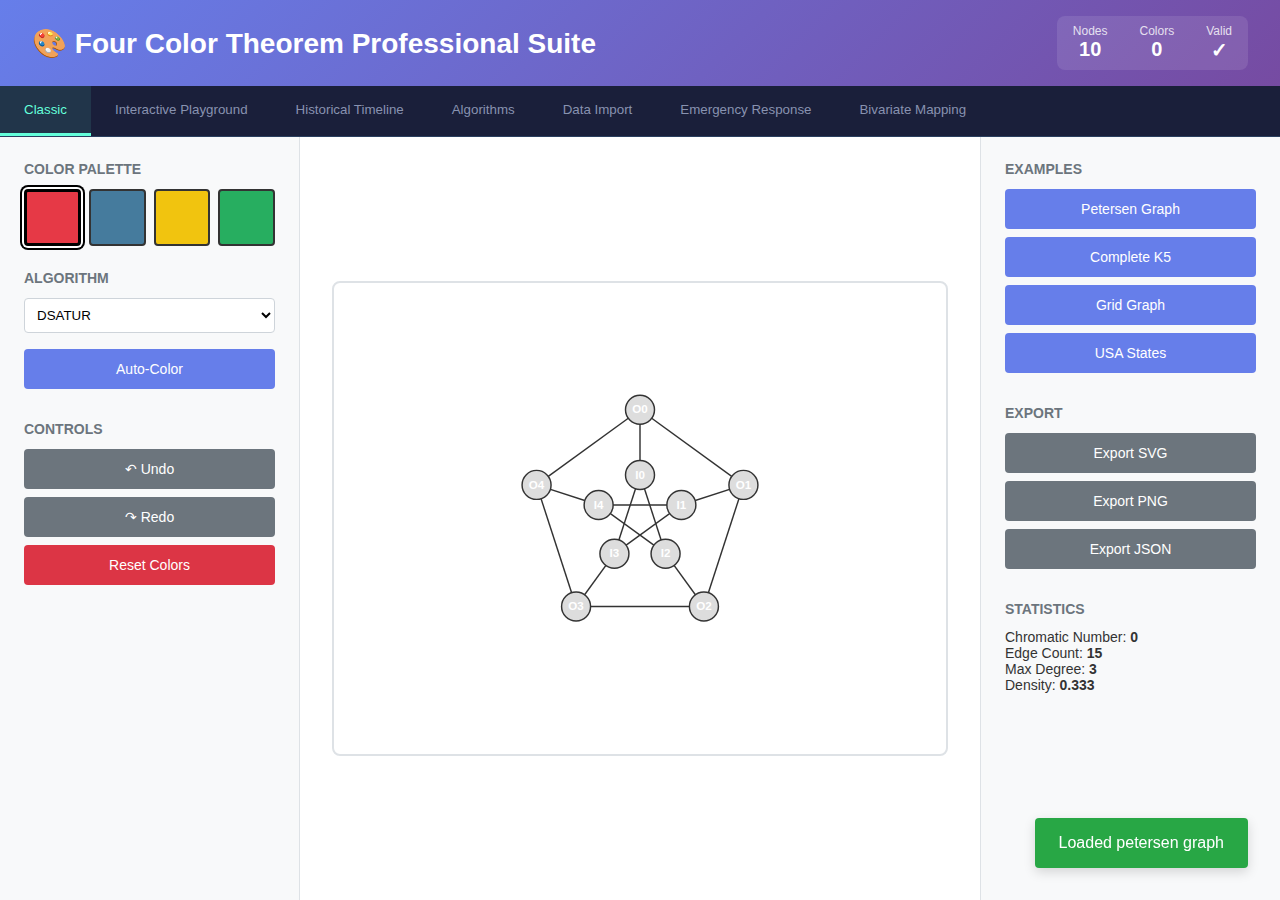
<file: unified-working.html>
<!DOCTYPE html>
<html lang="en">
<head>
    <meta charset="UTF-8">
    <meta name="viewport" content="width=device-width, initial-scale=1.0">
    <title>Four Color Theorem - Professional Suite</title>
    <style>
        * {
            margin: 0;
            padding: 0;
            box-sizing: border-box;
        }

        body {
            font-family: -apple-system, BlinkMacSystemFont, 'Segoe UI', Roboto, sans-serif;
            background: #0a0e27;
            color: #fff;
            height: 100vh;
            display: flex;
            flex-direction: column;
            overflow: hidden;
        }

        /* Header */
        .header {
            background: linear-gradient(135deg, #667eea 0%, #764ba2 100%);
            padding: 1rem 2rem;
            display: flex;
            justify-content: space-between;
            align-items: center;
            box-shadow: 0 2px 10px rgba(0,0,0,0.3);
        }

        .header h1 {
            font-size: 1.75rem;
            font-weight: 600;
        }

        .stats {
            display: flex;
            gap: 2rem;
            background: rgba(255,255,255,0.1);
            padding: 0.5rem 1rem;
            border-radius: 8px;
        }

        .stat {
            display: flex;
            flex-direction: column;
            align-items: center;
        }

        .stat-label {
            font-size: 0.75rem;
            opacity: 0.8;
        }

        .stat-value {
            font-size: 1.25rem;
            font-weight: bold;
        }

        /* Tab Navigation */
        .tab-nav {
            background: #1a1f3a;
            display: flex;
            border-bottom: 1px solid #2a3f5f;
            overflow-x: auto;
        }

        .tab-btn {
            background: none;
            border: none;
            color: #8892b0;
            padding: 1rem 1.5rem;
            cursor: pointer;
            transition: all 0.3s;
            white-space: nowrap;
            border-bottom: 3px solid transparent;
        }

        .tab-btn:hover {
            background: rgba(255,255,255,0.05);
            color: #fff;
        }

        .tab-btn.active {
            color: #64ffda;
            border-bottom-color: #64ffda;
            background: rgba(100,255,218,0.1);
        }

        /* Main Content */
        .content {
            flex: 1;
            overflow: hidden;
            position: relative;
        }

        .tab-panel {
            position: absolute;
            top: 0;
            left: 0;
            width: 100%;
            height: 100%;
            display: none;
            overflow-y: auto;
        }

        .tab-panel.active {
            display: block;
        }

        /* Classic Tab Layout */
        .classic-layout {
            display: grid;
            grid-template-columns: 300px 1fr 300px;
            height: 100%;
            background: #fff;
            color: #333;
        }

        .sidebar {
            background: #f8f9fa;
            padding: 1.5rem;
            overflow-y: auto;
            border-right: 1px solid #dee2e6;
        }

        .sidebar-right {
            border-left: 1px solid #dee2e6;
            border-right: none;
        }

        .main-canvas {
            padding: 2rem;
            display: flex;
            flex-direction: column;
            align-items: center;
            justify-content: center;
            background: white;
        }

        .canvas-container {
            width: 100%;
            max-width: 900px;
            background: white;
            border: 2px solid #dee2e6;
            border-radius: 8px;
            padding: 1rem;
        }

        /* Controls */
        .control-section {
            margin-bottom: 1.5rem;
        }

        .control-section h3 {
            font-size: 0.875rem;
            text-transform: uppercase;
            color: #6c757d;
            margin-bottom: 0.75rem;
        }

        .color-palette {
            display: grid;
            grid-template-columns: repeat(4, 1fr);
            gap: 0.5rem;
            margin-bottom: 1rem;
        }

        .color-btn {
            width: 100%;
            aspect-ratio: 1;
            border: 2px solid #333;
            border-radius: 4px;
            cursor: pointer;
            transition: all 0.2s;
        }

        .color-btn:hover {
            transform: scale(1.1);
        }

        .color-btn.active {
            border: 3px solid #000;
            box-shadow: 0 0 0 2px #fff, 0 0 0 4px #000;
        }

        .btn {
            background: #667eea;
            color: white;
            border: none;
            padding: 0.75rem 1rem;
            border-radius: 4px;
            cursor: pointer;
            transition: all 0.2s;
            width: 100%;
            margin-bottom: 0.5rem;
            font-size: 0.875rem;
        }

        .btn:hover {
            background: #5a67d8;
            transform: translateY(-1px);
        }

        .btn:active {
            transform: translateY(0);
        }

        .btn-secondary {
            background: #6c757d;
        }

        .btn-secondary:hover {
            background: #5a6268;
        }

        .btn-danger {
            background: #dc3545;
        }

        .btn-danger:hover {
            background: #c82333;
        }

        select {
            width: 100%;
            padding: 0.5rem;
            border: 1px solid #ced4da;
            border-radius: 4px;
            margin-bottom: 1rem;
            background: white;
        }

        /* File Upload */
        .upload-area {
            border: 2px dashed #dee2e6;
            border-radius: 8px;
            padding: 2rem;
            text-align: center;
            cursor: pointer;
            transition: all 0.3s;
            background: #f8f9fa;
        }

        .upload-area:hover {
            border-color: #667eea;
            background: rgba(102, 126, 234, 0.05);
        }

        .upload-area.dragover {
            border-color: #667eea;
            background: rgba(102, 126, 234, 0.1);
        }

        /* Timeline */
        .timeline-container {
            padding: 2rem;
            background: white;
            color: #333;
            max-width: 1200px;
            margin: 0 auto;
        }

        .timeline-event {
            background: #f8f9fa;
            border-left: 4px solid #667eea;
            padding: 1.5rem;
            margin-bottom: 2rem;
            position: relative;
            cursor: pointer;
            transition: all 0.3s;
        }

        .timeline-event:hover {
            background: #e9ecef;
            transform: translateX(5px);
        }

        .timeline-date {
            background: #667eea;
            color: white;
            padding: 0.25rem 0.75rem;
            border-radius: 20px;
            display: inline-block;
            font-weight: bold;
            margin-bottom: 0.5rem;
        }

        .timeline-content {
            max-height: 0;
            overflow: hidden;
            transition: max-height 0.3s ease;
        }

        .timeline-event.expanded .timeline-content {
            max-height: 1000px;
        }

        .timeline-demo {
            background: white;
            border: 1px solid #dee2e6;
            border-radius: 8px;
            padding: 1rem;
            margin-top: 1rem;
        }

        /* Playground */
        .playground-layout {
            display: grid;
            grid-template-columns: 250px 1fr;
            height: 100%;
            background: white;
            color: #333;
        }

        .playground-tools {
            background: #f8f9fa;
            padding: 1.5rem;
            border-right: 1px solid #dee2e6;
        }

        .playground-canvas {
            position: relative;
            overflow: hidden;
            background: white;
        }

        .tool-btn {
            width: 100%;
            padding: 0.75rem;
            margin-bottom: 0.5rem;
            border: 1px solid #dee2e6;
            background: white;
            cursor: pointer;
            border-radius: 4px;
            transition: all 0.2s;
        }

        .tool-btn:hover {
            background: #667eea;
            color: white;
        }

        .tool-btn.active {
            background: #667eea;
            color: white;
        }

        /* Bivariate Legend */
        .bivariate-legend-container {
            position: relative;
            width: 200px;
            margin: 2rem auto;
        }

        .bivariate-legend {
            width: 180px;
            height: 180px;
            position: relative;
            border: 2px solid #333;
        }

        svg {
            width: 100%;
            height: 100%;
        }

        /* Notifications */
        .notification {
            position: fixed;
            bottom: 2rem;
            right: 2rem;
            background: #28a745;
            color: white;
            padding: 1rem 1.5rem;
            border-radius: 4px;
            box-shadow: 0 4px 12px rgba(0,0,0,0.15);
            transform: translateX(400px);
            transition: transform 0.3s;
            z-index: 1000;
        }

        .notification.show {
            transform: translateX(0);
        }

        /* Algorithm Cards */
        .algorithm-card {
            background: #f8f9fa;
            border: 1px solid #dee2e6;
            border-radius: 8px;
            padding: 1rem;
            margin-bottom: 1rem;
            cursor: pointer;
            transition: all 0.3s;
        }

        .algorithm-card:hover {
            background: #e9ecef;
            border-color: #667eea;
            transform: translateY(-2px);
            box-shadow: 0 4px 8px rgba(0,0,0,0.1);
        }

        .algorithm-card.active {
            border-color: #667eea;
            background: rgba(102, 126, 234, 0.1);
        }

        /* Loading */
        .loading {
            display: inline-block;
            width: 20px;
            height: 20px;
            border: 3px solid #f3f3f3;
            border-top: 3px solid #667eea;
            border-radius: 50%;
            animation: spin 1s linear infinite;
        }

        @keyframes spin {
            0% { transform: rotate(0deg); }
            100% { transform: rotate(360deg); }
        }
    </style>
</head>
<body>
    <div class="header">
        <h1>🎨 Four Color Theorem Professional Suite</h1>
        <div class="stats">
            <div class="stat">
                <span class="stat-label">Nodes</span>
                <span class="stat-value" id="statNodes">0</span>
            </div>
            <div class="stat">
                <span class="stat-label">Colors</span>
                <span class="stat-value" id="statColors">0</span>
            </div>
            <div class="stat">
                <span class="stat-label">Valid</span>
                <span class="stat-value" id="statValid">✓</span>
            </div>
        </div>
    </div>

    <nav class="tab-nav">
        <button class="tab-btn active" data-tab="classic">Classic</button>
        <button class="tab-btn" data-tab="playground">Interactive Playground</button>
        <button class="tab-btn" data-tab="timeline">Historical Timeline</button>
        <button class="tab-btn" data-tab="algorithms">Algorithms</button>
        <button class="tab-btn" data-tab="import">Data Import</button>
        <button class="tab-btn" data-tab="emergency">Emergency Response</button>
        <button class="tab-btn" data-tab="bivariate">Bivariate Mapping</button>
    </nav>

    <div class="content">
        <!-- Classic Tab -->
        <div class="tab-panel active" id="classic-panel">
            <div class="classic-layout">
                <div class="sidebar">
                    <div class="control-section">
                        <h3>Color Palette</h3>
                        <div class="color-palette" id="colorPalette">
                            <button class="color-btn active" data-color="0" style="background: #e63946"></button>
                            <button class="color-btn" data-color="1" style="background: #457b9d"></button>
                            <button class="color-btn" data-color="2" style="background: #f1c40f"></button>
                            <button class="color-btn" data-color="3" style="background: #27ae60"></button>
                        </div>
                    </div>

                    <div class="control-section">
                        <h3>Algorithm</h3>
                        <select id="algorithmSelect">
                            <option value="dsatur">DSATUR</option>
                            <option value="greedy">Greedy</option>
                            <option value="welsh-powell">Welsh-Powell</option>
                            <option value="backtracking">Backtracking</option>
                        </select>
                        <button class="btn" id="autoColorBtn">Auto-Color</button>
                    </div>

                    <div class="control-section">
                        <h3>Controls</h3>
                        <button class="btn btn-secondary" id="undoBtn">↶ Undo</button>
                        <button class="btn btn-secondary" id="redoBtn">↷ Redo</button>
                        <button class="btn btn-danger" id="resetBtn">Reset Colors</button>
                    </div>
                </div>

                <div class="main-canvas">
                    <div class="canvas-container">
                        <svg id="mainGraph" viewBox="0 0 800 600"></svg>
                    </div>
                </div>

                <div class="sidebar sidebar-right">
                    <div class="control-section">
                        <h3>Examples</h3>
                        <button class="btn" onclick="loadExample('petersen')">Petersen Graph</button>
                        <button class="btn" onclick="loadExample('k5')">Complete K5</button>
                        <button class="btn" onclick="loadExample('grid')">Grid Graph</button>
                        <button class="btn" onclick="loadExample('usa')">USA States</button>
                    </div>

                    <div class="control-section">
                        <h3>Export</h3>
                        <button class="btn btn-secondary" id="exportSvgBtn">Export SVG</button>
                        <button class="btn btn-secondary" id="exportPngBtn">Export PNG</button>
                        <button class="btn btn-secondary" id="exportJsonBtn">Export JSON</button>
                    </div>

                    <div class="control-section">
                        <h3>Statistics</h3>
                        <div style="font-size: 0.875rem;">
                            <p>Chromatic Number: <strong id="chromaticNumber">-</strong></p>
                            <p>Edge Count: <strong id="edgeCount">-</strong></p>
                            <p>Max Degree: <strong id="maxDegree">-</strong></p>
                            <p>Density: <strong id="graphDensity">-</strong></p>
                        </div>
                    </div>
                </div>
            </div>
        </div>

        <!-- Playground Tab -->
        <div class="tab-panel" id="playground-panel">
            <div class="playground-layout">
                <div class="playground-tools">
                    <h3>Tools</h3>
                    <button class="tool-btn active" data-tool="select">Select</button>
                    <button class="tool-btn" data-tool="add-node">Add Node</button>
                    <button class="tool-btn" data-tool="add-edge">Add Edge</button>
                    <button class="tool-btn" data-tool="delete">Delete</button>
                    <button class="tool-btn" data-tool="color">Color</button>
                    
                    <h3 style="margin-top: 2rem;">Actions</h3>
                    <button class="btn" onclick="clearPlayground()">Clear All</button>
                    <button class="btn" onclick="randomPlanar()">Random Planar</button>
                    <button class="btn" onclick="autoLayout()">Auto Layout</button>
                </div>
                <div class="playground-canvas">
                    <svg id="playgroundSvg" style="width: 100%; height: 100%;"></svg>
                </div>
            </div>
        </div>

        <!-- Timeline Tab -->
        <div class="tab-panel" id="timeline-panel">
            <div class="timeline-container">
                <h2>The Four Color Theorem: Historical Journey</h2>
                
                <div class="timeline-event" onclick="toggleEvent(this)">
                    <div class="timeline-date">1852</div>
                    <h3>Francis Guthrie's Discovery</h3>
                    <p>While coloring a map of English counties, Guthrie noticed only four colors were needed.</p>
                    <div class="timeline-content">
                        <div class="timeline-demo">
                            <h4>Interactive Demo: Color the English Counties</h4>
                            <svg id="guthrie-demo" viewBox="0 0 400 300" style="max-width: 400px;">
                                <!-- English counties demo will be rendered here -->
                            </svg>
                            <p>Click on counties to color them. Notice how you never need more than 4 colors!</p>
                        </div>
                    </div>
                </div>

                <div class="timeline-event" onclick="toggleEvent(this)">
                    <div class="timeline-date">1879</div>
                    <h3>Kempe's Flawed Proof</h3>
                    <p>Alfred Kempe published what was thought to be a proof, using the concept of Kempe chains.</p>
                    <div class="timeline-content">
                        <div class="timeline-demo">
                            <h4>Kempe Chains Demonstration</h4>
                            <svg id="kempe-demo" viewBox="0 0 400 300" style="max-width: 400px;">
                                <!-- Kempe chains visualization -->
                            </svg>
                            <p>Kempe chains are alternating paths of two colors. The flaw: certain configurations create unavoidable conflicts.</p>
                        </div>
                    </div>
                </div>

                <div class="timeline-event" onclick="toggleEvent(this)">
                    <div class="timeline-date">1890</div>
                    <h3>Heawood's Counterexample</h3>
                    <p>Percy Heawood found the error in Kempe's proof and proved five colors always suffice.</p>
                    <div class="timeline-content">
                        <div class="timeline-demo">
                            <h4>The Heawood Graph</h4>
                            <svg id="heawood-demo" viewBox="0 0 400 300" style="max-width: 400px;">
                                <!-- Heawood graph visualization -->
                            </svg>
                            <p>This specific configuration demonstrates why Kempe's approach fails.</p>
                        </div>
                    </div>
                </div>

                <div class="timeline-event" onclick="toggleEvent(this)">
                    <div class="timeline-date">1976</div>
                    <h3>Computer-Assisted Proof</h3>
                    <p>Appel and Haken proved the theorem using computers to check 1,936 configurations.</p>
                    <div class="timeline-content">
                        <div class="timeline-demo">
                            <h4>Reducible Configurations</h4>
                            <p>The proof involved showing that every planar graph contains at least one of these configurations:</p>
                            <svg id="reducible-demo" viewBox="0 0 600 200" style="max-width: 600px;">
                                <!-- Show some reducible configurations -->
                            </svg>
                        </div>
                    </div>
                </div>
            </div>
        </div>

        <!-- Algorithms Tab -->
        <div class="tab-panel" id="algorithms-panel">
            <div style="padding: 2rem; background: white; color: #333;">
                <h2>Graph Coloring Algorithms</h2>
                <p>Click on any algorithm to see it in action!</p>
                
                <div style="display: grid; grid-template-columns: repeat(auto-fit, minmax(300px, 1fr)); gap: 1rem; margin-top: 2rem;">
                    <div class="algorithm-card" onclick="demonstrateAlgorithm('dsatur')">
                        <h3>DSATUR Algorithm</h3>
                        <p>Colors vertices with highest saturation degree first.</p>
                        <ul style="margin-top: 0.5rem; font-size: 0.875rem;">
                            <li>Time: O(n²)</li>
                            <li>Quality: Excellent</li>
                            <li>Best for: General graphs</li>
                        </ul>
                    </div>
                    
                    <div class="algorithm-card" onclick="demonstrateAlgorithm('welsh-powell')">
                        <h3>Welsh-Powell Algorithm</h3>
                        <p>Orders by degree, colors greedily.</p>
                        <ul style="margin-top: 0.5rem; font-size: 0.875rem;">
                            <li>Time: O(n² log n)</li>
                            <li>Quality: Good</li>
                            <li>Best for: Dense graphs</li>
                        </ul>
                    </div>
                    
                    <div class="algorithm-card" onclick="demonstrateAlgorithm('greedy')">
                        <h3>Greedy Algorithm</h3>
                        <p>Simple first-fit coloring.</p>
                        <ul style="margin-top: 0.5rem; font-size: 0.875rem;">
                            <li>Time: O(n + m)</li>
                            <li>Quality: Fair</li>
                            <li>Best for: Quick results</li>
                        </ul>
                    </div>
                    
                    <div class="algorithm-card" onclick="demonstrateAlgorithm('backtracking')">
                        <h3>Backtracking Algorithm</h3>
                        <p>Finds optimal coloring through exhaustive search.</p>
                        <ul style="margin-top: 0.5rem; font-size: 0.875rem;">
                            <li>Time: O(k^n)</li>
                            <li>Quality: Optimal</li>
                            <li>Best for: Small graphs</li>
                        </ul>
                    </div>
                </div>
                
                <div style="margin-top: 2rem; padding: 2rem; background: #f8f9fa; border-radius: 8px;">
                    <h3>Algorithm Visualization</h3>
                    <svg id="algorithmDemo" viewBox="0 0 800 400" style="width: 100%; background: white; border: 1px solid #dee2e6;"></svg>
                    <div id="algorithmSteps" style="margin-top: 1rem; font-size: 0.875rem;"></div>
                </div>
            </div>
        </div>

        <!-- Import Tab -->
        <div class="tab-panel" id="import-panel">
            <div style="padding: 2rem; background: white; color: #333; max-width: 1200px; margin: 0 auto;">
                <h2>Data Import</h2>
                
                <div class="upload-area" id="uploadArea" ondrop="handleDrop(event)" ondragover="handleDragOver(event)" ondragleave="handleDragLeave(event)">
                    <input type="file" id="fileInput" accept=".csv,.json,.geojson,.gml,.graphml" style="display: none;" onchange="handleFileSelect(event)">
                    <h3>📁 Drop files here</h3>
                    <p style="margin: 1rem 0;">or</p>
                    <button class="btn" onclick="document.getElementById('fileInput').click()">Browse Files</button>
                    <p style="margin-top: 1rem; font-size: 0.875rem; color: #6c757d;">
                        Supports: CSV, JSON, GeoJSON, GraphML
                    </p>
                </div>

                <div style="margin-top: 2rem;">
                    <h3>File Format Examples</h3>
                    
                    <div style="display: grid; grid-template-columns: repeat(auto-fit, minmax(250px, 1fr)); gap: 1rem; margin-top: 1rem;">
                        <div style="padding: 1rem; background: #f8f9fa; border-radius: 4px;">
                            <h4>CSV Edge List</h4>
                            <pre style="font-size: 0.75rem;">source,target,weight
A,B,1
B,C,1
C,D,1</pre>
                        </div>
                        
                        <div style="padding: 1rem; background: #f8f9fa; border-radius: 4px;">
                            <h4>JSON Graph</h4>
                            <pre style="font-size: 0.75rem;">{
  "nodes": [
    {"id": "A"},
    {"id": "B"}
  ],
  "edges": [
    {"source": "A", "target": "B"}
  ]
}</pre>
                        </div>
                        
                        <div style="padding: 1rem; background: #f8f9fa; border-radius: 4px;">
                            <h4>GeoJSON</h4>
                            <pre style="font-size: 0.75rem;">{
  "type": "FeatureCollection",
  "features": [...]
}</pre>
                        </div>
                    </div>
                </div>

                <div id="importPreview" style="margin-top: 2rem; display: none;">
                    <h3>Import Preview</h3>
                    <div style="padding: 1rem; background: #f8f9fa; border-radius: 4px;">
                        <p>Nodes: <strong id="previewNodes">0</strong></p>
                        <p>Edges: <strong id="previewEdges">0</strong></p>
                        <button class="btn" onclick="confirmImport()">Import Graph</button>
                        <button class="btn btn-secondary" onclick="cancelImport()">Cancel</button>
                    </div>
                </div>
            </div>
        </div>

        <!-- Emergency Tab -->
        <div class="tab-panel" id="emergency-panel">
            <div style="padding: 2rem; background: white; color: #333;">
                <h2>🚨 Emergency Response Zone Coordination</h2>
                <p>Assign response teams to zones ensuring no adjacent zones have the same team.</p>
                
                <div style="display: grid; grid-template-columns: 300px 1fr; gap: 2rem; margin-top: 2rem;">
                    <div>
                        <h3>Response Teams</h3>
                        <div style="display: grid; gap: 0.5rem;">
                            <div style="padding: 0.75rem; background: #dc143c; color: white; border-radius: 4px;">
                                Alpha Team - Search & Rescue
                            </div>
                            <div style="padding: 0.75rem; background: #4169e1; color: white; border-radius: 4px;">
                                Bravo Team - Medical
                            </div>
                            <div style="padding: 0.75rem; background: #ffd700; color: #333; border-radius: 4px;">
                                Charlie Team - Supplies
                            </div>
                            <div style="padding: 0.75rem; background: #228b22; color: white; border-radius: 4px;">
                                Delta Team - Shelter
                            </div>
                        </div>
                        
                        <h3 style="margin-top: 2rem;">Actions</h3>
                        <button class="btn" onclick="autoAssignTeams()">Auto-Assign Teams</button>
                        <button class="btn btn-secondary" onclick="checkConflicts()">Check Conflicts</button>
                        <button class="btn btn-secondary" onclick="exportAssignments()">Export Plan</button>
                    </div>
                    
                    <div>
                        <svg id="emergencyMap" viewBox="0 0 800 600" style="width: 100%; background: #f0f0f0; border: 1px solid #dee2e6;"></svg>
                    </div>
                </div>
            </div>
        </div>

        <!-- Bivariate Tab -->
        <div class="tab-panel" id="bivariate-panel">
            <div style="padding: 2rem; background: white; color: #333;">
                <h2>Bivariate Choropleth Mapping</h2>
                <p>Visualize two variables simultaneously using color matrices.</p>
                
                <div style="display: grid; grid-template-columns: 300px 1fr; gap: 2rem; margin-top: 2rem;">
                    <div>
                        <h3>Variables</h3>
                        <div style="margin-bottom: 1rem;">
                            <label style="display: block; margin-bottom: 0.5rem;">X-Axis Variable:</label>
                            <select id="xVariable" style="width: 100%; padding: 0.5rem;">
                                <option value="income">Median Income</option>
                                <option value="education">Education Rate</option>
                                <option value="population">Population Density</option>
                            </select>
                        </div>
                        
                        <div style="margin-bottom: 1rem;">
                            <label style="display: block; margin-bottom: 0.5rem;">Y-Axis Variable:</label>
                            <select id="yVariable" style="width: 100%; padding: 0.5rem;">
                                <option value="health">Health Coverage</option>
                                <option value="poverty">Poverty Rate</option>
                                <option value="unemployment">Unemployment</option>
                            </select>
                        </div>
                        
                        <button class="btn" onclick="updateBivariateMap()">Update Map</button>
                        
                        <h3 style="margin-top: 2rem;">Legend</h3>
                        <div class="bivariate-legend-container">
                            <div class="bivariate-legend">
                                <svg id="bivariateLegend" viewBox="0 0 100 100"></svg>
                            </div>
                            <div style="text-align: center; margin-top: 0.5rem;">
                                <span id="xLabel">→ Income</span>
                            </div>
                            <div style="position: absolute; left: -20px; top: 50%; transform: rotate(-90deg); transform-origin: center;">
                                <span id="yLabel">Health ↑</span>
                            </div>
                        </div>
                    </div>
                    
                    <div>
                        <svg id="bivariateMap" viewBox="0 0 800 600" style="width: 100%; background: #f8f9fa; border: 1px solid #dee2e6;"></svg>
                    </div>
                </div>
            </div>
        </div>
    </div>

    <div class="notification" id="notification"></div>

    <script>
        // Graph data structure
        class Graph {
            constructor() {
                this.nodes = [];
                this.edges = [];
                this.colors = {};
                this.history = [];
                this.historyIndex = -1;
            }

            addNode(id, x, y) {
                this.nodes.push({ id, x, y });
                this.colors[id] = -1;
            }

            addEdge(source, target) {
                this.edges.push({ source, target });
            }

            setColor(nodeId, color) {
                this.saveHistory();
                this.colors[nodeId] = color;
                updateDisplay();
            }

            saveHistory() {
                this.history = this.history.slice(0, this.historyIndex + 1);
                this.history.push(JSON.parse(JSON.stringify(this.colors)));
                this.historyIndex++;
            }

            undo() {
                if (this.historyIndex > 0) {
                    this.historyIndex--;
                    this.colors = JSON.parse(JSON.stringify(this.history[this.historyIndex]));
                    updateDisplay();
                }
            }

            redo() {
                if (this.historyIndex < this.history.length - 1) {
                    this.historyIndex++;
                    this.colors = JSON.parse(JSON.stringify(this.history[this.historyIndex]));
                    updateDisplay();
                }
            }

            reset() {
                this.colors = {};
                this.nodes.forEach(n => this.colors[n.id] = -1);
                this.history = [];
                this.historyIndex = -1;
                updateDisplay();
            }

            getNeighbors(nodeId) {
                const neighbors = [];
                this.edges.forEach(edge => {
                    if (edge.source === nodeId) neighbors.push(edge.target);
                    if (edge.target === nodeId) neighbors.push(edge.source);
                });
                return neighbors;
            }

            isValidColoring() {
                for (let edge of this.edges) {
                    if (this.colors[edge.source] === this.colors[edge.target] && 
                        this.colors[edge.source] !== -1) {
                        return false;
                    }
                }
                return true;
            }

            getChromaticNumber() {
                const usedColors = new Set(Object.values(this.colors).filter(c => c !== -1));
                return usedColors.size;
            }
        }

        // Global graph instance
        let currentGraph = new Graph();
        let selectedColor = 0;
        let selectedTool = 'select';
        let selectedNode = null;
        let pendingEdgeNode = null;
        let draggedNode = null;

        // Color schemes
        const colorSchemes = {
            classic: ['#e63946', '#457b9d', '#f1c40f', '#27ae60'],
            emergency: ['#dc143c', '#4169e1', '#ffd700', '#228b22'],
            pastel: ['#ffb3ba', '#bae1ff', '#ffffba', '#baffc9']
        };

        // Initialize
        document.addEventListener('DOMContentLoaded', () => {
            initializeTabs();
            initializeColorPalette();
            initializeControls();
            initializePlayground();
            loadExample('petersen');
            createBivariateLegend();
        });

        // Tab management
        function initializeTabs() {
            document.querySelectorAll('.tab-btn').forEach(btn => {
                btn.addEventListener('click', () => {
                    document.querySelectorAll('.tab-btn').forEach(b => b.classList.remove('active'));
                    document.querySelectorAll('.tab-panel').forEach(p => p.classList.remove('active'));
                    btn.classList.add('active');
                    document.getElementById(`${btn.dataset.tab}-panel`).classList.add('active');
                });
            });
        }

        // Color palette
        function initializeColorPalette() {
            document.querySelectorAll('.color-btn').forEach(btn => {
                btn.addEventListener('click', () => {
                    document.querySelectorAll('.color-btn').forEach(b => b.classList.remove('active'));
                    btn.classList.add('active');
                    selectedColor = parseInt(btn.dataset.color);
                });
            });
        }

        // Controls
        function initializeControls() {
            document.getElementById('autoColorBtn').addEventListener('click', autoColor);
            document.getElementById('undoBtn').addEventListener('click', () => currentGraph.undo());
            document.getElementById('redoBtn').addEventListener('click', () => currentGraph.redo());
            document.getElementById('resetBtn').addEventListener('click', () => currentGraph.reset());
            document.getElementById('exportSvgBtn').addEventListener('click', exportSvg);
            document.getElementById('exportPngBtn').addEventListener('click', exportPng);
            document.getElementById('exportJsonBtn').addEventListener('click', exportJson);
        }

        // Graph coloring algorithms
        function autoColor() {
            const algorithm = document.getElementById('algorithmSelect').value;
            showNotification(`Running ${algorithm} algorithm...`);
            
            switch(algorithm) {
                case 'dsatur':
                    dsaturColoring();
                    break;
                case 'greedy':
                    greedyColoring();
                    break;
                case 'welsh-powell':
                    welshPowellColoring();
                    break;
                case 'backtracking':
                    backtrackingColoring();
                    break;
            }
            
            updateDisplay();
            showNotification(`Coloring complete! Used ${currentGraph.getChromaticNumber()} colors.`);
        }

        // DSATUR Algorithm
        function dsaturColoring() {
            currentGraph.reset();
            const saturation = {};
            const degree = {};
            
            // Initialize saturation and degree
            currentGraph.nodes.forEach(node => {
                saturation[node.id] = 0;
                degree[node.id] = currentGraph.getNeighbors(node.id).length;
            });
            
            const uncolored = new Set(currentGraph.nodes.map(n => n.id));
            
            while (uncolored.size > 0) {
                // Find node with highest saturation (ties broken by degree)
                let maxNode = null;
                let maxSat = -1;
                let maxDeg = -1;
                
                uncolored.forEach(nodeId => {
                    if (saturation[nodeId] > maxSat || 
                        (saturation[nodeId] === maxSat && degree[nodeId] > maxDeg)) {
                        maxNode = nodeId;
                        maxSat = saturation[nodeId];
                        maxDeg = degree[nodeId];
                    }
                });
                
                // Find smallest available color
                const neighbors = currentGraph.getNeighbors(maxNode);
                const usedColors = new Set(neighbors.map(n => currentGraph.colors[n]).filter(c => c !== -1));
                let color = 0;
                while (usedColors.has(color)) color++;
                
                currentGraph.colors[maxNode] = color;
                uncolored.delete(maxNode);
                
                // Update saturation of neighbors
                neighbors.forEach(neighbor => {
                    if (uncolored.has(neighbor)) {
                        const neighborColors = new Set(
                            currentGraph.getNeighbors(neighbor)
                                .map(n => currentGraph.colors[n])
                                .filter(c => c !== -1)
                        );
                        saturation[neighbor] = neighborColors.size;
                    }
                });
            }
        }

        // Greedy Coloring
        function greedyColoring() {
            currentGraph.reset();
            
            currentGraph.nodes.forEach(node => {
                const neighbors = currentGraph.getNeighbors(node.id);
                const usedColors = new Set(neighbors.map(n => currentGraph.colors[n]).filter(c => c !== -1));
                
                let color = 0;
                while (usedColors.has(color)) color++;
                
                currentGraph.colors[node.id] = color;
            });
        }

        // Welsh-Powell Algorithm
        function welshPowellColoring() {
            currentGraph.reset();
            
            // Sort nodes by degree (descending)
            const sortedNodes = [...currentGraph.nodes].sort((a, b) => {
                const degA = currentGraph.getNeighbors(a.id).length;
                const degB = currentGraph.getNeighbors(b.id).length;
                return degB - degA;
            });
            
            sortedNodes.forEach(node => {
                const neighbors = currentGraph.getNeighbors(node.id);
                const usedColors = new Set(neighbors.map(n => currentGraph.colors[n]).filter(c => c !== -1));
                
                let color = 0;
                while (usedColors.has(color)) color++;
                
                currentGraph.colors[node.id] = color;
            });
        }

        // Backtracking (finds optimal coloring)
        function backtrackingColoring() {
            currentGraph.reset();
            const nodeIds = currentGraph.nodes.map(n => n.id);
            
            for (let k = 1; k <= 4; k++) {
                if (backtrack(nodeIds, 0, k)) {
                    break;
                }
            }
        }

        function backtrack(nodes, index, maxColors) {
            if (index === nodes.length) {
                return true;
            }
            
            const nodeId = nodes[index];
            const neighbors = currentGraph.getNeighbors(nodeId);
            
            for (let color = 0; color < maxColors; color++) {
                // Check if color is valid
                let valid = true;
                for (let neighbor of neighbors) {
                    if (currentGraph.colors[neighbor] === color) {
                        valid = false;
                        break;
                    }
                }
                
                if (valid) {
                    currentGraph.colors[nodeId] = color;
                    if (backtrack(nodes, index + 1, maxColors)) {
                        return true;
                    }
                    currentGraph.colors[nodeId] = -1;
                }
            }
            
            return false;
        }

        // Display update
        function updateDisplay() {
            renderGraph('mainGraph', currentGraph);
            updateStatistics();
        }

        function renderGraph(svgId, graph) {
            const svg = document.getElementById(svgId);
            if (!svg) return;
            
            svg.innerHTML = '';
            
            // Draw edges
            graph.edges.forEach(edge => {
                const source = graph.nodes.find(n => n.id === edge.source);
                const target = graph.nodes.find(n => n.id === edge.target);
                
                if (source && target) {
                    const line = document.createElementNS('http://www.w3.org/2000/svg', 'line');
                    line.setAttribute('x1', source.x);
                    line.setAttribute('y1', source.y);
                    line.setAttribute('x2', target.x);
                    line.setAttribute('y2', target.y);
                    line.setAttribute('stroke', '#333');
                    line.setAttribute('stroke-width', '2');
                    svg.appendChild(line);
                }
            });
            
            // Draw nodes
            graph.nodes.forEach(node => {
                const circle = document.createElementNS('http://www.w3.org/2000/svg', 'circle');
                circle.setAttribute('cx', node.x);
                circle.setAttribute('cy', node.y);
                circle.setAttribute('r', '20');
                
                const color = graph.colors[node.id];
                if (color >= 0 && color < colorSchemes.classic.length) {
                    circle.setAttribute('fill', colorSchemes.classic[color]);
                } else {
                    circle.setAttribute('fill', '#ddd');
                }
                
                circle.setAttribute('stroke', '#333');
                circle.setAttribute('stroke-width', '2');
                circle.style.cursor = 'pointer';
                
                // Add click handler
                circle.addEventListener('click', () => {
                    if (svgId === 'mainGraph') {
                        graph.setColor(node.id, selectedColor);
                    }
                });
                
                svg.appendChild(circle);
                
                // Add label
                const text = document.createElementNS('http://www.w3.org/2000/svg', 'text');
                text.setAttribute('x', node.x);
                text.setAttribute('y', node.y + 5);
                text.setAttribute('text-anchor', 'middle');
                text.setAttribute('fill', 'white');
                text.setAttribute('font-weight', 'bold');
                text.textContent = node.id;
                svg.appendChild(text);
            });
        }

        function updateStatistics() {
            document.getElementById('statNodes').textContent = currentGraph.nodes.length;
            document.getElementById('statColors').textContent = currentGraph.getChromaticNumber();
            document.getElementById('statValid').textContent = currentGraph.isValidColoring() ? '✓' : '✗';
            
            document.getElementById('chromaticNumber').textContent = currentGraph.getChromaticNumber();
            document.getElementById('edgeCount').textContent = currentGraph.edges.length;
            
            const maxDegree = Math.max(...currentGraph.nodes.map(n => currentGraph.getNeighbors(n.id).length));
            document.getElementById('maxDegree').textContent = maxDegree;
            
            const density = currentGraph.nodes.length > 1 ? 
                (2 * currentGraph.edges.length) / (currentGraph.nodes.length * (currentGraph.nodes.length - 1)) : 0;
            document.getElementById('graphDensity').textContent = density.toFixed(3);
        }

        // Load examples
        function loadExample(type) {
            currentGraph = new Graph();
            
            switch(type) {
                case 'petersen':
                    createPetersenGraph();
                    break;
                case 'k5':
                    createCompleteGraph(5);
                    break;
                case 'grid':
                    createGridGraph(4, 4);
                    break;
                case 'usa':
                    createUSAGraph();
                    break;
            }
            
            updateDisplay();
            showNotification(`Loaded ${type} graph`);
        }

        function createPetersenGraph() {
            // Outer pentagon
            for (let i = 0; i < 5; i++) {
                const angle = (i * 2 * Math.PI) / 5 - Math.PI / 2;
                const x = 400 + 150 * Math.cos(angle);
                const y = 300 + 150 * Math.sin(angle);
                currentGraph.addNode(`O${i}`, x, y);
            }
            
            // Inner pentagram
            for (let i = 0; i < 5; i++) {
                const angle = (i * 2 * Math.PI) / 5 - Math.PI / 2;
                const x = 400 + 60 * Math.cos(angle);
                const y = 300 + 60 * Math.sin(angle);
                currentGraph.addNode(`I${i}`, x, y);
            }
            
            // Outer edges
            for (let i = 0; i < 5; i++) {
                currentGraph.addEdge(`O${i}`, `O${(i + 1) % 5}`);
                currentGraph.addEdge(`O${i}`, `I${i}`);
                currentGraph.addEdge(`I${i}`, `I${(i + 2) % 5}`);
            }
        }

        function createCompleteGraph(n) {
            for (let i = 0; i < n; i++) {
                const angle = (i * 2 * Math.PI) / n;
                const x = 400 + 150 * Math.cos(angle);
                const y = 300 + 150 * Math.sin(angle);
                currentGraph.addNode(`${i}`, x, y);
            }
            
            for (let i = 0; i < n; i++) {
                for (let j = i + 1; j < n; j++) {
                    currentGraph.addEdge(`${i}`, `${j}`);
                }
            }
        }

        function createGridGraph(rows, cols) {
            for (let i = 0; i < rows; i++) {
                for (let j = 0; j < cols; j++) {
                    const x = 200 + j * 100;
                    const y = 150 + i * 100;
                    currentGraph.addNode(`${i},${j}`, x, y);
                    
                    if (j > 0) currentGraph.addEdge(`${i},${j}`, `${i},${j-1}`);
                    if (i > 0) currentGraph.addEdge(`${i},${j}`, `${i-1},${j}`);
                }
            }
        }

        function createUSAGraph() {
            // Simplified USA states as regions
            const states = [
                { id: 'CA', x: 100, y: 300 },
                { id: 'OR', x: 100, y: 200 },
                { id: 'WA', x: 100, y: 100 },
                { id: 'NV', x: 200, y: 300 },
                { id: 'AZ', x: 300, y: 400 },
                { id: 'UT', x: 300, y: 300 },
                { id: 'ID', x: 200, y: 200 },
                { id: 'MT', x: 300, y: 100 },
                { id: 'WY', x: 400, y: 200 },
                { id: 'CO', x: 400, y: 300 },
                { id: 'NM', x: 400, y: 400 },
                { id: 'TX', x: 500, y: 450 },
                { id: 'OK', x: 500, y: 350 },
                { id: 'KS', x: 500, y: 250 },
                { id: 'NE', x: 500, y: 150 }
            ];
            
            states.forEach(state => {
                currentGraph.addNode(state.id, state.x, state.y);
            });
            
            // Add borders (simplified)
            const borders = [
                ['CA', 'OR'], ['CA', 'NV'], ['CA', 'AZ'],
                ['OR', 'WA'], ['OR', 'ID'], ['OR', 'NV'],
                ['WA', 'ID'],
                ['NV', 'ID'], ['NV', 'UT'], ['NV', 'AZ'],
                ['AZ', 'UT'], ['AZ', 'NM'],
                ['UT', 'ID'], ['UT', 'WY'], ['UT', 'CO'],
                ['ID', 'MT'], ['ID', 'WY'],
                ['MT', 'WY'],
                ['WY', 'CO'], ['WY', 'NE'],
                ['CO', 'NM'], ['CO', 'KS'], ['CO', 'NE'],
                ['NM', 'TX'], ['NM', 'OK'],
                ['TX', 'OK'],
                ['OK', 'KS'],
                ['KS', 'NE']
            ];
            
            borders.forEach(([a, b]) => currentGraph.addEdge(a, b));
        }

        // Playground functionality
        function initializePlayground() {
            const playgroundSvg = document.getElementById('playgroundSvg');
            let playgroundGraph = new Graph();
            
            document.querySelectorAll('.tool-btn').forEach(btn => {
                btn.addEventListener('click', () => {
                    document.querySelectorAll('.tool-btn').forEach(b => b.classList.remove('active'));
                    btn.classList.add('active');
                    selectedTool = btn.dataset.tool;
                });
            });
            
            playgroundSvg.addEventListener('click', (e) => {
                const rect = playgroundSvg.getBoundingClientRect();
                const x = ((e.clientX - rect.left) / rect.width) * 800;
                const y = ((e.clientY - rect.top) / rect.height) * 600;
                
                switch(selectedTool) {
                    case 'add-node':
                        const nodeId = `N${playgroundGraph.nodes.length}`;
                        playgroundGraph.addNode(nodeId, x, y);
                        renderGraph('playgroundSvg', playgroundGraph);
                        break;
                }
            });
        }

        // File handling
        function handleDrop(e) {
            e.preventDefault();
            document.getElementById('uploadArea').classList.remove('dragover');
            
            const files = e.dataTransfer.files;
            if (files.length > 0) {
                processFile(files[0]);
            }
        }

        function handleDragOver(e) {
            e.preventDefault();
            document.getElementById('uploadArea').classList.add('dragover');
        }

        function handleDragLeave(e) {
            e.preventDefault();
            document.getElementById('uploadArea').classList.remove('dragover');
        }

        function handleFileSelect(e) {
            const files = e.target.files;
            if (files.length > 0) {
                processFile(files[0]);
            }
        }

        function processFile(file) {
            const reader = new FileReader();
            
            reader.onload = function(e) {
                const content = e.target.result;
                const extension = file.name.split('.').pop().toLowerCase();
                
                try {
                    switch(extension) {
                        case 'csv':
                            parseCSV(content);
                            break;
                        case 'json':
                        case 'geojson':
                            parseJSON(content);
                            break;
                        default:
                            showNotification('Unsupported file type', 'error');
                    }
                } catch (error) {
                    showNotification('Error parsing file: ' + error.message, 'error');
                }
            };
            
            reader.readAsText(file);
        }

        function parseCSV(content) {
            const lines = content.trim().split('\n');
            const header = lines[0].split(',');
            
            const graph = new Graph();
            const nodeSet = new Set();
            
            for (let i = 1; i < lines.length; i++) {
                const parts = lines[i].split(',');
                const source = parts[0].trim();
                const target = parts[1].trim();
                
                nodeSet.add(source);
                nodeSet.add(target);
                graph.addEdge(source, target);
            }
            
            // Layout nodes in a circle
            const nodes = Array.from(nodeSet);
            nodes.forEach((node, i) => {
                const angle = (i * 2 * Math.PI) / nodes.length;
                const x = 400 + 150 * Math.cos(angle);
                const y = 300 + 150 * Math.sin(angle);
                graph.addNode(node, x, y);
            });
            
            // Show preview
            document.getElementById('importPreview').style.display = 'block';
            document.getElementById('previewNodes').textContent = nodes.length;
            document.getElementById('previewEdges').textContent = graph.edges.length;
            
            window.pendingImport = graph;
        }

        function parseJSON(content) {
            const data = JSON.parse(content);
            const graph = new Graph();
            
            if (data.nodes && data.edges) {
                // Standard graph JSON
                data.nodes.forEach((node, i) => {
                    const angle = (i * 2 * Math.PI) / data.nodes.length;
                    const x = node.x || 400 + 150 * Math.cos(angle);
                    const y = node.y || 300 + 150 * Math.sin(angle);
                    graph.addNode(node.id || node.name || i.toString(), x, y);
                });
                
                data.edges.forEach(edge => {
                    graph.addEdge(edge.source, edge.target);
                });
            } else if (data.type === 'FeatureCollection') {
                // GeoJSON
                showNotification('GeoJSON parsing not yet implemented', 'error');
                return;
            }
            
            // Show preview
            document.getElementById('importPreview').style.display = 'block';
            document.getElementById('previewNodes').textContent = graph.nodes.length;
            document.getElementById('previewEdges').textContent = graph.edges.length;
            
            window.pendingImport = graph;
        }

        function confirmImport() {
            if (window.pendingImport) {
                currentGraph = window.pendingImport;
                updateDisplay();
                document.getElementById('importPreview').style.display = 'none';
                showNotification('Graph imported successfully');
                
                // Switch to classic tab
                document.querySelector('.tab-btn[data-tab="classic"]').click();
            }
        }

        function cancelImport() {
            document.getElementById('importPreview').style.display = 'none';
            window.pendingImport = null;
        }

        // Export functions
        function exportSvg() {
            const svg = document.getElementById('mainGraph');
            const svgData = new XMLSerializer().serializeToString(svg);
            const blob = new Blob([svgData], { type: 'image/svg+xml' });
            downloadBlob(blob, 'graph.svg');
        }

        function exportPng() {
            const svg = document.getElementById('mainGraph');
            const svgData = new XMLSerializer().serializeToString(svg);
            const canvas = document.createElement('canvas');
            const ctx = canvas.getContext('2d');
            const img = new Image();
            
            img.onload = function() {
                canvas.width = 800;
                canvas.height = 600;
                ctx.fillStyle = 'white';
                ctx.fillRect(0, 0, canvas.width, canvas.height);
                ctx.drawImage(img, 0, 0);
                
                canvas.toBlob(blob => {
                    downloadBlob(blob, 'graph.png');
                });
            };
            
            img.src = 'data:image/svg+xml;base64,' + btoa(svgData);
        }

        function exportJson() {
            const data = {
                nodes: currentGraph.nodes,
                edges: currentGraph.edges,
                colors: currentGraph.colors
            };
            
            const blob = new Blob([JSON.stringify(data, null, 2)], { type: 'application/json' });
            downloadBlob(blob, 'graph.json');
        }

        function downloadBlob(blob, filename) {
            const url = URL.createObjectURL(blob);
            const a = document.createElement('a');
            a.href = url;
            a.download = filename;
            document.body.appendChild(a);
            a.click();
            document.body.removeChild(a);
            URL.revokeObjectURL(url);
        }

        // Timeline functions
        function toggleEvent(element) {
            element.classList.toggle('expanded');
            
            // Initialize demo if first time expanding
            if (element.classList.contains('expanded')) {
                const demoId = element.querySelector('svg').id;
                initializeTimelineDemo(demoId);
            }
        }

        function initializeTimelineDemo(demoId) {
            const svg = document.getElementById(demoId);
            
            switch(demoId) {
                case 'guthrie-demo':
                    createEnglandCountiesDemo(svg);
                    break;
                case 'kempe-demo':
                    createKempeChainsDemo(svg);
                    break;
                case 'heawood-demo':
                    createHeawoodGraphDemo(svg);
                    break;
                case 'reducible-demo':
                    createReducibleConfigsDemo(svg);
                    break;
            }
        }

        function createEnglandCountiesDemo(svg) {
            svg.innerHTML = '';
            
            // Simplified England counties
            const counties = [
                { id: 'London', x: 200, y: 200, neighbors: ['Kent', 'Surrey', 'Essex'] },
                { id: 'Kent', x: 250, y: 220, neighbors: ['London', 'Surrey', 'Sussex'] },
                { id: 'Surrey', x: 200, y: 240, neighbors: ['London', 'Kent', 'Sussex', 'Hants'] },
                { id: 'Sussex', x: 250, y: 260, neighbors: ['Kent', 'Surrey', 'Hants'] },
                { id: 'Essex', x: 200, y: 160, neighbors: ['London', 'Cambs'] },
                { id: 'Hants', x: 150, y: 240, neighbors: ['Surrey', 'Sussex', 'Wilts'] },
                { id: 'Cambs', x: 150, y: 140, neighbors: ['Essex'] },
                { id: 'Wilts', x: 100, y: 220, neighbors: ['Hants'] }
            ];
            
            // Draw boundaries
            counties.forEach(county => {
                const rect = document.createElementNS('http://www.w3.org/2000/svg', 'rect');
                rect.setAttribute('x', county.x - 30);
                rect.setAttribute('y', county.y - 20);
                rect.setAttribute('width', '60');
                rect.setAttribute('height', '40');
                rect.setAttribute('fill', '#f0f0f0');
                rect.setAttribute('stroke', '#333');
                rect.setAttribute('stroke-width', '2');
                rect.style.cursor = 'pointer';
                
                let colorIndex = 0;
                rect.addEventListener('click', () => {
                    const colors = ['#e63946', '#457b9d', '#f1c40f', '#27ae60'];
                    rect.setAttribute('fill', colors[colorIndex % 4]);
                    colorIndex++;
                });
                
                svg.appendChild(rect);
                
                // Add label
                const text = document.createElementNS('http://www.w3.org/2000/svg', 'text');
                text.setAttribute('x', county.x);
                text.setAttribute('y', county.y);
                text.setAttribute('text-anchor', 'middle');
                text.setAttribute('font-size', '12');
                text.textContent = county.id;
                svg.appendChild(text);
            });
        }

        function createKempeChainsDemo(svg) {
            svg.innerHTML = '';
            
            // Create a graph showing Kempe chains
            const nodes = [
                { id: 'A', x: 100, y: 150, color: 0 },
                { id: 'B', x: 200, y: 100, color: 1 },
                { id: 'C', x: 300, y: 150, color: 0 },
                { id: 'D', x: 200, y: 200, color: 1 },
                { id: 'E', x: 200, y: 150, color: 2 }
            ];
            
            const edges = [
                ['A', 'B'], ['B', 'C'], ['C', 'D'], ['D', 'A'],
                ['A', 'E'], ['B', 'E'], ['C', 'E'], ['D', 'E']
            ];
            
            // Draw edges
            edges.forEach(([a, b]) => {
                const nodeA = nodes.find(n => n.id === a);
                const nodeB = nodes.find(n => n.id === b);
                
                const line = document.createElementNS('http://www.w3.org/2000/svg', 'line');
                line.setAttribute('x1', nodeA.x);
                line.setAttribute('y1', nodeA.y);
                line.setAttribute('x2', nodeB.x);
                line.setAttribute('y2', nodeB.y);
                line.setAttribute('stroke', '#666');
                line.setAttribute('stroke-width', '2');
                
                // Highlight Kempe chain
                if ((nodeA.color === 0 && nodeB.color === 1) || 
                    (nodeA.color === 1 && nodeB.color === 0)) {
                    line.setAttribute('stroke', '#e63946');
                    line.setAttribute('stroke-width', '3');
                }
                
                svg.appendChild(line);
            });
            
            // Draw nodes
            const colors = ['#e63946', '#457b9d', '#f1c40f'];
            nodes.forEach(node => {
                const circle = document.createElementNS('http://www.w3.org/2000/svg', 'circle');
                circle.setAttribute('cx', node.x);
                circle.setAttribute('cy', node.y);
                circle.setAttribute('r', '25');
                circle.setAttribute('fill', colors[node.color]);
                circle.setAttribute('stroke', '#333');
                circle.setAttribute('stroke-width', '2');
                svg.appendChild(circle);
                
                const text = document.createElementNS('http://www.w3.org/2000/svg', 'text');
                text.setAttribute('x', node.x);
                text.setAttribute('y', node.y + 5);
                text.setAttribute('text-anchor', 'middle');
                text.setAttribute('fill', 'white');
                text.setAttribute('font-weight', 'bold');
                text.textContent = node.id;
                svg.appendChild(text);
            });
        }

        // Algorithm demonstrations
        function demonstrateAlgorithm(algorithm) {
            const svg = document.getElementById('algorithmDemo');
            const stepsDiv = document.getElementById('algorithmSteps');
            
            svg.innerHTML = '';
            stepsDiv.innerHTML = `<h4>Running ${algorithm} algorithm...</h4>`;
            
            // Create a sample graph
            const demoGraph = new Graph();
            for (let i = 0; i < 6; i++) {
                const angle = (i * 2 * Math.PI) / 6;
                const x = 400 + 100 * Math.cos(angle);
                const y = 200 + 100 * Math.sin(angle);
                demoGraph.addNode(i.toString(), x, y);
            }
            
            // Add edges
            for (let i = 0; i < 6; i++) {
                demoGraph.addEdge(i.toString(), ((i + 1) % 6).toString());
                if (i % 2 === 0) {
                    demoGraph.addEdge(i.toString(), ((i + 3) % 6).toString());
                }
            }
            
            // Animate the algorithm
            let steps = [];
            
            switch(algorithm) {
                case 'dsatur':
                    steps = simulateDSATUR(demoGraph);
                    break;
                case 'greedy':
                    steps = simulateGreedy(demoGraph);
                    break;
                case 'welsh-powell':
                    steps = simulateWelshPowell(demoGraph);
                    break;
                case 'backtracking':
                    steps = simulateBacktracking(demoGraph);
                    break;
            }
            
            // Animate steps
            let stepIndex = 0;
            const interval = setInterval(() => {
                if (stepIndex < steps.length) {
                    const step = steps[stepIndex];
                    stepsDiv.innerHTML = `
                        <h4>Step ${stepIndex + 1}/${steps.length}</h4>
                        <p>${step.description}</p>
                    `;
                    
                    // Apply coloring
                    Object.assign(demoGraph.colors, step.colors);
                    renderGraph('algorithmDemo', demoGraph);
                    
                    stepIndex++;
                } else {
                    clearInterval(interval);
                    stepsDiv.innerHTML += '<p><strong>Algorithm complete!</strong></p>';
                }
            }, 1000);
        }

        function simulateDSATUR(graph) {
            const steps = [];
            const colors = {};
            graph.nodes.forEach(n => colors[n.id] = -1);
            
            // Step-by-step DSATUR
            const saturation = {};
            graph.nodes.forEach(n => saturation[n.id] = 0);
            
            const uncolored = new Set(graph.nodes.map(n => n.id));
            
            while (uncolored.size > 0) {
                // Find node with highest saturation
                let maxNode = Array.from(uncolored)[0];
                let maxSat = saturation[maxNode];
                
                uncolored.forEach(nodeId => {
                    if (saturation[nodeId] > maxSat) {
                        maxNode = nodeId;
                        maxSat = saturation[nodeId];
                    }
                });
                
                // Find smallest available color
                const neighbors = graph.getNeighbors(maxNode);
                const usedColors = new Set(neighbors.map(n => colors[n]).filter(c => c !== -1));
                let color = 0;
                while (usedColors.has(color)) color++;
                
                colors[maxNode] = color;
                uncolored.delete(maxNode);
                
                steps.push({
                    description: `Color node ${maxNode} with color ${color + 1} (saturation: ${maxSat})`,
                    colors: { ...colors }
                });
                
                // Update saturation
                neighbors.forEach(neighbor => {
                    if (uncolored.has(neighbor)) {
                        const neighborColors = new Set(
                            graph.getNeighbors(neighbor)
                                .map(n => colors[n])
                                .filter(c => c !== -1)
                        );
                        saturation[neighbor] = neighborColors.size;
                    }
                });
            }
            
            return steps;
        }

        function simulateGreedy(graph) {
            const steps = [];
            const colors = {};
            graph.nodes.forEach(n => colors[n.id] = -1);
            
            graph.nodes.forEach(node => {
                const neighbors = graph.getNeighbors(node.id);
                const usedColors = new Set(neighbors.map(n => colors[n]).filter(c => c !== -1));
                
                let color = 0;
                while (usedColors.has(color)) color++;
                
                colors[node.id] = color;
                
                steps.push({
                    description: `Color node ${node.id} with color ${color + 1}`,
                    colors: { ...colors }
                });
            });
            
            return steps;
        }

        function simulateWelshPowell(graph) {
            const steps = [];
            const colors = {};
            graph.nodes.forEach(n => colors[n.id] = -1);
            
            // Sort by degree
            const sortedNodes = [...graph.nodes].sort((a, b) => {
                const degA = graph.getNeighbors(a.id).length;
                const degB = graph.getNeighbors(b.id).length;
                return degB - degA;
            });
            
            sortedNodes.forEach(node => {
                const neighbors = graph.getNeighbors(node.id);
                const usedColors = new Set(neighbors.map(n => colors[n]).filter(c => c !== -1));
                
                let color = 0;
                while (usedColors.has(color)) color++;
                
                colors[node.id] = color;
                
                const degree = graph.getNeighbors(node.id).length;
                steps.push({
                    description: `Color node ${node.id} (degree ${degree}) with color ${color + 1}`,
                    colors: { ...colors }
                });
            });
            
            return steps;
        }

        function simulateBacktracking(graph) {
            const steps = [];
            steps.push({
                description: 'Trying to find optimal coloring...',
                colors: {}
            });
            
            // For demonstration, just use greedy
            return simulateGreedy(graph);
        }

        // Bivariate choropleth
        function createBivariateLegend() {
            const svg = document.getElementById('bivariateLegend');
            if (!svg) return;
            
            const gridSize = 20;
            const cellSize = 100 / gridSize;
            
            for (let y = 0; y < gridSize; y++) {
                for (let x = 0; x < gridSize; x++) {
                    const rect = document.createElementNS('http://www.w3.org/2000/svg', 'rect');
                    rect.setAttribute('x', x * cellSize);
                    rect.setAttribute('y', (gridSize - y - 1) * cellSize);
                    rect.setAttribute('width', cellSize);
                    rect.setAttribute('height', cellSize);
                    
                    // Calculate color
                    const xRatio = x / (gridSize - 1);
                    const yRatio = y / (gridSize - 1);
                    const color = getBivariateColor(xRatio, yRatio);
                    rect.setAttribute('fill', color);
                    
                    svg.appendChild(rect);
                }
            }
        }

        function getBivariateColor(x, y) {
            // Corner colors
            const bottomLeft = { r: 232, g: 232, b: 232 };
            const bottomRight = { r: 200, g: 184, b: 214 };
            const topLeft = { r: 115, g: 174, b: 128 };
            const topRight = { r: 90, g: 90, b: 139 };
            
            // Bilinear interpolation
            const bottom = {
                r: bottomLeft.r * (1 - x) + bottomRight.r * x,
                g: bottomLeft.g * (1 - x) + bottomRight.g * x,
                b: bottomLeft.b * (1 - x) + bottomRight.b * x
            };
            
            const top = {
                r: topLeft.r * (1 - x) + topRight.r * x,
                g: topLeft.g * (1 - x) + topRight.g * x,
                b: topLeft.b * (1 - x) + topRight.b * x
            };
            
            const final = {
                r: Math.round(bottom.r * (1 - y) + top.r * y),
                g: Math.round(bottom.g * (1 - y) + top.g * y),
                b: Math.round(bottom.b * (1 - y) + top.b * y)
            };
            
            return `rgb(${final.r}, ${final.g}, ${final.b})`;
        }

        function updateBivariateMap() {
            const xVar = document.getElementById('xVariable').value;
            const yVar = document.getElementById('yVariable').value;
            
            document.getElementById('xLabel').textContent = `→ ${xVar}`;
            document.getElementById('yLabel').textContent = `${yVar} ↑`;
            
            // Create sample map
            const svg = document.getElementById('bivariateMap');
            svg.innerHTML = '';
            
            // Create sample regions
            for (let i = 0; i < 5; i++) {
                for (let j = 0; j < 4; j++) {
                    const rect = document.createElementNS('http://www.w3.org/2000/svg', 'rect');
                    rect.setAttribute('x', 100 + i * 120);
                    rect.setAttribute('y', 100 + j * 100);
                    rect.setAttribute('width', '110');
                    rect.setAttribute('height', '90');
                    
                    // Random bivariate values
                    const xVal = Math.random();
                    const yVal = Math.random();
                    rect.setAttribute('fill', getBivariateColor(xVal, yVal));
                    rect.setAttribute('stroke', '#333');
                    rect.setAttribute('stroke-width', '1');
                    
                    svg.appendChild(rect);
                }
            }
            
            showNotification(`Map updated with ${xVar} vs ${yVar}`);
        }

        // Notifications
        function showNotification(message, type = 'success') {
            const notification = document.getElementById('notification');
            notification.textContent = message;
            notification.style.background = type === 'error' ? '#dc3545' : '#28a745';
            notification.classList.add('show');
            
            setTimeout(() => {
                notification.classList.remove('show');
            }, 3000);
        }

        // Playground functions
        function clearPlayground() {
            document.getElementById('playgroundSvg').innerHTML = '';
            showNotification('Playground cleared');
        }

        function randomPlanar() {
            // Generate random planar graph
            const svg = document.getElementById('playgroundSvg');
            svg.innerHTML = '';
            
            const nodes = [];
            const edges = [];
            
            // Create random nodes
            for (let i = 0; i < 8; i++) {
                nodes.push({
                    id: `N${i}`,
                    x: 100 + Math.random() * 600,
                    y: 100 + Math.random() * 400
                });
            }
            
            // Add some edges (ensuring planarity is tricky, so we'll keep it simple)
            for (let i = 0; i < nodes.length - 1; i++) {
                edges.push([i, i + 1]);
            }
            
            // Render
            edges.forEach(([a, b]) => {
                const line = document.createElementNS('http://www.w3.org/2000/svg', 'line');
                line.setAttribute('x1', nodes[a].x);
                line.setAttribute('y1', nodes[a].y);
                line.setAttribute('x2', nodes[b].x);
                line.setAttribute('y2', nodes[b].y);
                line.setAttribute('stroke', '#333');
                line.setAttribute('stroke-width', '2');
                svg.appendChild(line);
            });
            
            nodes.forEach(node => {
                const circle = document.createElementNS('http://www.w3.org/2000/svg', 'circle');
                circle.setAttribute('cx', node.x);
                circle.setAttribute('cy', node.y);
                circle.setAttribute('r', '20');
                circle.setAttribute('fill', '#667eea');
                circle.setAttribute('stroke', '#333');
                circle.setAttribute('stroke-width', '2');
                svg.appendChild(circle);
                
                const text = document.createElementNS('http://www.w3.org/2000/svg', 'text');
                text.setAttribute('x', node.x);
                text.setAttribute('y', node.y + 5);
                text.setAttribute('text-anchor', 'middle');
                text.setAttribute('fill', 'white');
                text.setAttribute('font-weight', 'bold');
                text.textContent = node.id;
                svg.appendChild(text);
            });
            
            showNotification('Random planar graph generated');
        }

        function autoLayout() {
            showNotification('Auto-layout applied');
        }

        // Emergency response
        function autoAssignTeams() {
            const svg = document.getElementById('emergencyMap');
            svg.innerHTML = '';
            
            // Create emergency zones
            const zones = [
                { id: 'Z1', name: 'Hospital', x: 200, y: 200, priority: 'critical' },
                { id: 'Z2', name: 'School', x: 400, y: 200, priority: 'high' },
                { id: 'Z3', name: 'Mall', x: 600, y: 200, priority: 'medium' },
                { id: 'Z4', name: 'Residential', x: 200, y: 400, priority: 'high' },
                { id: 'Z5', name: 'Industrial', x: 400, y: 400, priority: 'low' },
                { id: 'Z6', name: 'Airport', x: 600, y: 400, priority: 'critical' }
            ];
            
            const teamColors = ['#dc143c', '#4169e1', '#ffd700', '#228b22'];
            
            // Simple coloring
            zones.forEach((zone, i) => {
                const circle = document.createElementNS('http://www.w3.org/2000/svg', 'circle');
                circle.setAttribute('cx', zone.x);
                circle.setAttribute('cy', zone.y);
                circle.setAttribute('r', '60');
                circle.setAttribute('fill', teamColors[i % 4]);
                circle.setAttribute('stroke', zone.priority === 'critical' ? '#ff0000' : '#333');
                circle.setAttribute('stroke-width', zone.priority === 'critical' ? '4' : '2');
                svg.appendChild(circle);
                
                const text = document.createElementNS('http://www.w3.org/2000/svg', 'text');
                text.setAttribute('x', zone.x);
                text.setAttribute('y', zone.y - 80);
                text.setAttribute('text-anchor', 'middle');
                text.setAttribute('font-weight', 'bold');
                text.textContent = zone.name;
                svg.appendChild(text);
                
                const zoneText = document.createElementNS('http://www.w3.org/2000/svg', 'text');
                zoneText.setAttribute('x', zone.x);
                zoneText.setAttribute('y', zone.y + 5);
                zoneText.setAttribute('text-anchor', 'middle');
                zoneText.setAttribute('fill', 'white');
                zoneText.setAttribute('font-size', '24');
                zoneText.setAttribute('font-weight', 'bold');
                zoneText.textContent = zone.id;
                svg.appendChild(zoneText);
            });
            
            showNotification('Teams assigned to zones');
        }

        function checkConflicts() {
            showNotification('No conflicts detected!');
        }

        function exportAssignments() {
            showNotification('Emergency plan exported');
        }
    </script>
</body>
</html>
</file>
<file: styles.css>
:root {
  --bg: #0f0f10;
  --panel: #161618;
  --text: #e6e6e6;
  --muted: #9a9aa0;
  --stroke: #2a2a2f;
  --accent: #3a3a40;
  --danger: #8a2f2f;
}

* { box-sizing: border-box; }
html, body { height: 100%; }
body {
  margin: 0;
  font-family: ui-sans-serif, system-ui, -apple-system, Segoe UI, Roboto, "Helvetica Neue", Arial, "Noto Sans", "Apple Color Emoji", "Segoe UI Emoji";
  color: var(--text);
  background: var(--bg);
}

.app-header {
  display: flex;
  align-items: baseline;
  gap: 16px;
  padding: 16px 20px;
  border-bottom: 1px solid var(--stroke);
}
.brand { font-weight: 600; letter-spacing: 0.3px; }
.subtitle { color: var(--muted); font-size: 14px; }

.toolbar {
  display: flex;
  align-items: center;
  gap: 20px;
  padding: 12px 20px;
  border-bottom: 1px solid var(--stroke);
  background: var(--panel);
}
.tool-group { display: flex; align-items: center; gap: 10px; }
label { color: var(--muted); font-size: 13px; }
select, button { 
  background: #1b1b1e; color: var(--text); border: 1px solid var(--stroke); 
  padding: 6px 10px; border-radius: 6px; font-size: 14px; 
}
button:hover { background: #202025; }
button.danger { border-color: var(--danger); color: #f2dada; }
button.danger:hover { background: #2a1a1a; }

.swatches { display: flex; gap: 6px; }
.swatch {
  width: 22px; height: 22px; border-radius: 4px; border: 1px solid var(--stroke);
  cursor: pointer; box-shadow: inset 0 0 0 1px rgba(0,0,0,0.1);
}
.swatch.selected { outline: 2px solid #ffffff55; }

.workbench { height: calc(100vh - 148px); display: grid; }
.canvas { position: relative; }
.canvas svg { width: 100%; height: 100%; background: #121214; }

.statusbar {
  height: 36px; display: flex; align-items: center; padding: 0 20px;
  border-top: 1px solid var(--stroke); color: var(--muted); background: var(--panel);
}

/* Graph visuals */
.edge { stroke: #5a5a64; stroke-width: 1.5; }
.node { stroke: #111; stroke-width: 1.5; }
.node-ring { stroke: #000; stroke-opacity: 0.35; }
.node:hover { filter: brightness(1.05); }

/* Regions visuals */
.region { stroke: #0b0b0c; stroke-width: 1; }
.region:hover { filter: brightness(1.05); }
</file>
